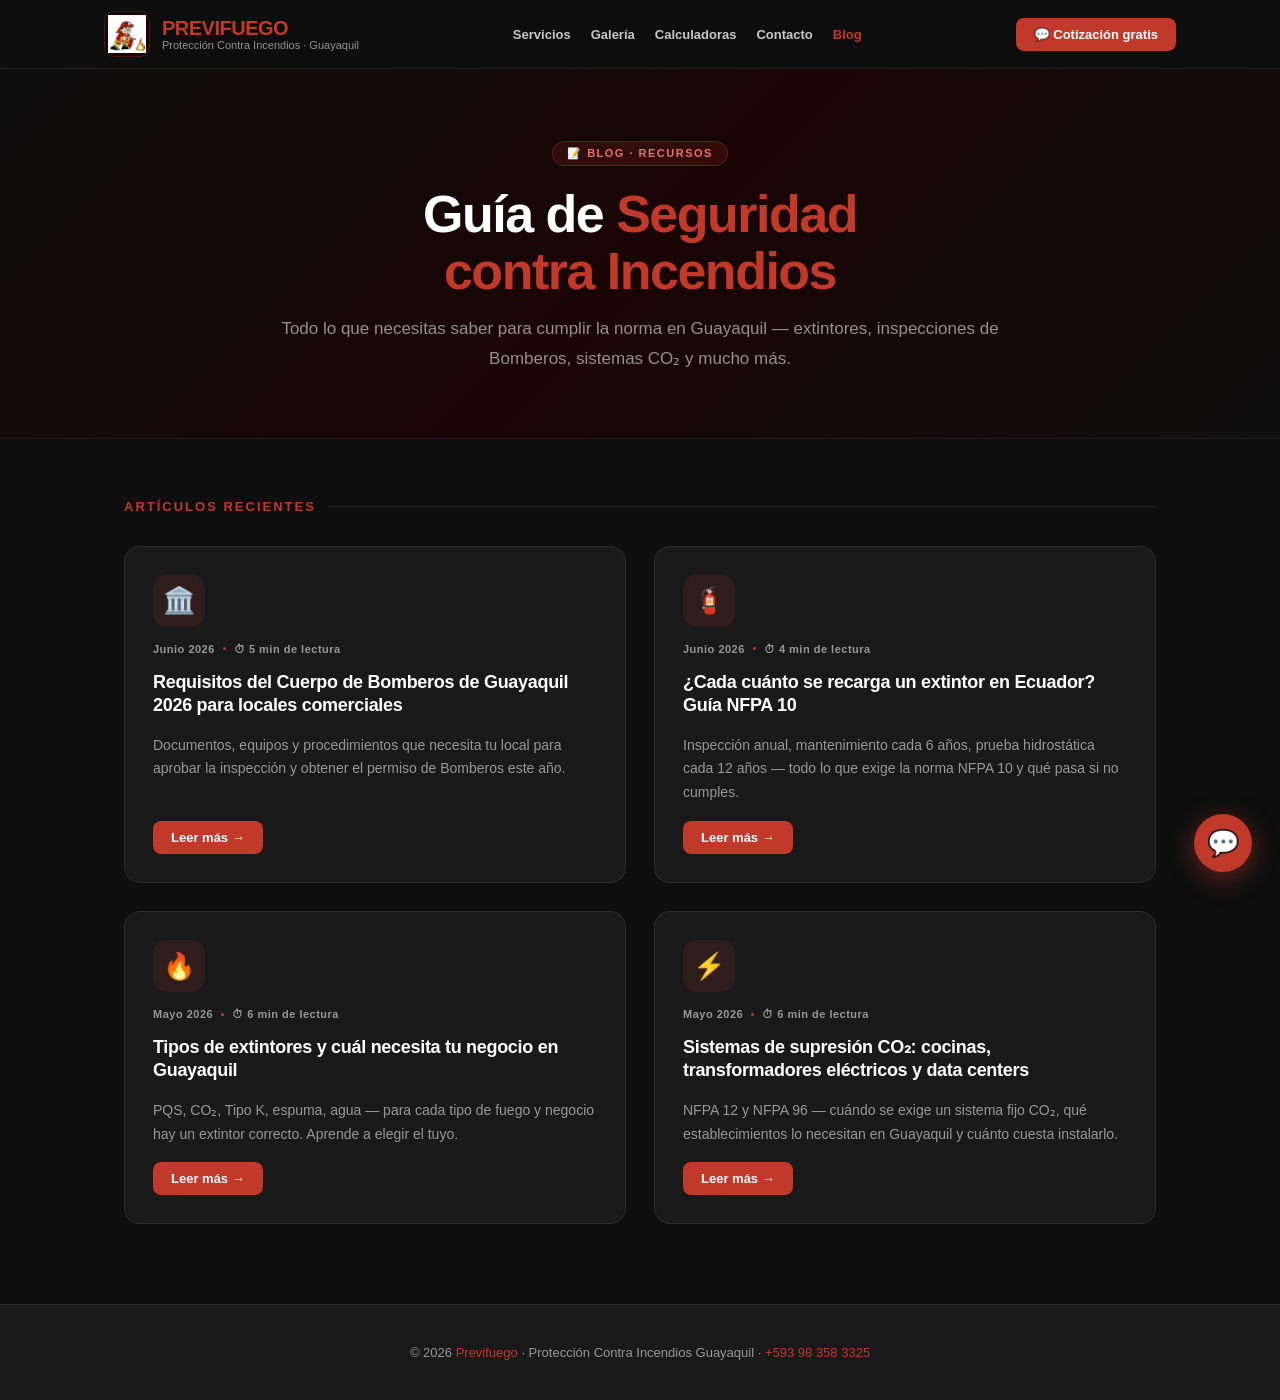
<file: blog/index.html>
<!DOCTYPE html>
<html lang="es">
<head>
<meta charset="UTF-8">
<meta name="viewport" content="width=device-width,initial-scale=1.0">
<title>Blog de Seguridad contra Incendios Guayaquil | Previfuego</title>
<meta name="description" content="Guías prácticas sobre extintores, inspecciones de Bomberos, sistemas CO₂ y normativa NFPA en Guayaquil. Todo lo que necesitas saber para cumplir la norma.">
<meta name="robots" content="index, follow">
<link rel="canonical" href="https://previfuego.com.ec/blog/">
<meta property="og:title" content="Blog de Seguridad contra Incendios | Previfuego Guayaquil">
<meta property="og:description" content="Guías prácticas sobre extintores, inspecciones de Bomberos, sistemas CO₂ y normativa NFPA en Guayaquil.">
<meta property="og:type" content="website">
<meta property="og:url" content="https://previfuego.com.ec/blog/">
<meta property="og:image" content="https://previfuego.com.ec/img/logo-previfuego.jpg">
<link rel="icon" href="../img/logo-previfuego.jpg" type="image/jpeg">
<meta name="theme-color" content="#c0392b">
<style>
*{margin:0;padding:0;box-sizing:border-box;}
:root{--r:#c0392b;--r2:#a93226;--dark:#0f0f0f;--dark2:#1a1a1a;--dark3:#222;--border:rgba(255,255,255,.08);--text:#e8e8e8;--muted:rgba(255,255,255,.55);}
html{scroll-behavior:smooth;overflow-x:hidden;}
body{font-family:-apple-system,BlinkMacSystemFont,'Segoe UI',sans-serif;background:var(--dark);color:var(--text);}
a{text-decoration:none;color:inherit;}
img{max-width:100%;display:block;}

/* NAV */
nav{background:rgba(15,15,15,.97);border-bottom:1px solid var(--border);position:sticky;top:0;z-index:100;backdrop-filter:blur(12px);}
.nw{max-width:1120px;margin:0 auto;padding:0 24px;height:68px;display:flex;align-items:center;justify-content:space-between;gap:16px;}
.nl{display:flex;align-items:center;gap:12px;}
.nli{width:46px;height:46px;border-radius:10px;overflow:hidden;flex-shrink:0;background:#1a0505;display:flex;align-items:center;justify-content:center;border:1px solid rgba(192,57,43,.3);}
.nli img{width:100%;height:100%;object-fit:contain;padding:3px;}
.nlt{font-size:20px;font-weight:800;color:var(--r);letter-spacing:-0.5px;line-height:1;}
.nls{font-size:11px;color:var(--muted);font-weight:500;margin-top:1px;}
.nm{display:flex;gap:20px;}
.nm a{font-size:13px;font-weight:600;color:var(--text);transition:color .15s;white-space:nowrap;opacity:.85;}
.nm a:hover{color:var(--r);opacity:1;}
.nct{background:var(--r);color:#fff;padding:9px 18px;border-radius:8px;font-size:13px;font-weight:700;transition:all .15s;white-space:nowrap;flex-shrink:0;}
.nct:hover{background:var(--r2);transform:translateY(-1px);}
.hbg{display:none;flex-direction:column;gap:5px;cursor:pointer;padding:8px;border:none;background:none;margin-left:8px;}
.hbg span{display:block;width:22px;height:2px;background:var(--text);border-radius:2px;transition:all .25s;}
.hbg.open span:nth-child(1){transform:translateY(7px) rotate(45deg);}
.hbg.open span:nth-child(2){opacity:0;}
.hbg.open span:nth-child(3){transform:translateY(-7px) rotate(-45deg);}
@media(max-width:900px){.nm{display:none;}.hbg{display:flex;}}
.mob-menu{display:none;position:fixed;inset:0;top:68px;background:var(--dark);z-index:99;padding:24px;flex-direction:column;gap:4px;border-top:1px solid var(--border);overflow-y:auto;}
.mob-menu.open{display:flex;}
.mob-menu a{font-size:16px;font-weight:700;color:var(--text);padding:14px 0;border-bottom:1px solid var(--border);display:flex;align-items:center;justify-content:space-between;}
.mob-menu a::after{content:'→';opacity:.3;font-size:14px;}
.mob-menu a:hover{color:var(--r);}
.mob-menu-cta{margin-top:16px;background:var(--r)!important;color:#fff!important;padding:16px!important;border-radius:12px!important;border:none!important;justify-content:center!important;font-size:16px!important;}
.mob-menu-cta::after{display:none!important;}

/* HERO */
.blog-hero{background:linear-gradient(135deg,#0f0f0f 0%,#1a0505 50%,#0f0f0f 100%);border-bottom:1px solid var(--border);padding:72px 24px 64px;}
.blog-hero-inner{max-width:760px;margin:0 auto;text-align:center;}
.blog-tag{display:inline-flex;align-items:center;gap:8px;background:rgba(192,57,43,.15);border:1px solid rgba(192,57,43,.35);color:#e87070;font-size:11px;font-weight:700;padding:5px 14px;border-radius:30px;letter-spacing:1.5px;text-transform:uppercase;margin-bottom:20px;}
.blog-hero h1{font-size:clamp(32px,5vw,52px);font-weight:800;color:#fff;line-height:1.1;letter-spacing:-1.5px;margin-bottom:14px;}
.blog-hero h1 span{color:var(--r);}
.blog-hero p{font-size:17px;color:var(--muted);line-height:1.75;}

/* GRID */
.blog-section{max-width:1080px;margin:0 auto;padding:60px 24px 80px;}
.blog-section-title{font-size:13px;font-weight:700;color:var(--r);letter-spacing:2px;text-transform:uppercase;margin-bottom:32px;display:flex;align-items:center;gap:12px;}
.blog-section-title::after{content:'';flex:1;height:1px;background:var(--border);}
.cards{display:grid;grid-template-columns:repeat(2,1fr);gap:28px;}
@media(max-width:680px){.cards{grid-template-columns:1fr;}}

.card{background:var(--dark2);border:1px solid var(--border);border-radius:16px;padding:28px;transition:all .25s;display:flex;flex-direction:column;gap:16px;position:relative;overflow:hidden;}
.card::before{content:'';position:absolute;inset:0;border-radius:16px;border:1px solid transparent;transition:border-color .25s;pointer-events:none;}
.card:hover{transform:translateY(-5px);border-color:rgba(192,57,43,.4);box-shadow:0 20px 60px rgba(192,57,43,.12);}
.card-icon{width:52px;height:52px;background:rgba(192,57,43,.12);border-radius:14px;display:flex;align-items:center;justify-content:center;font-size:26px;flex-shrink:0;}
.card-meta{display:flex;align-items:center;gap:8px;font-size:11px;color:var(--muted);font-weight:600;letter-spacing:.5px;}
.card-dot{width:3px;height:3px;background:var(--r);border-radius:50%;}
.card h2{font-size:18px;font-weight:800;color:#fff;line-height:1.3;letter-spacing:-.3px;}
.card p{font-size:14px;color:var(--muted);line-height:1.7;flex:1;}
.card-link{display:inline-flex;align-items:center;gap:6px;background:var(--r);color:#fff;padding:9px 18px;border-radius:8px;font-size:13px;font-weight:700;transition:all .15s;align-self:flex-start;margin-top:auto;}
.card-link:hover{background:var(--r2);transform:translateX(3px);}

/* WA STICKY */
.wa-btn{position:fixed;bottom:28px;right:28px;z-index:999;background:var(--r);color:#fff;width:58px;height:58px;border-radius:50%;display:flex;align-items:center;justify-content:center;font-size:26px;box-shadow:0 6px 24px rgba(192,57,43,.5);animation:pulse-wa 2.5s infinite;}
@keyframes pulse-wa{0%,100%{box-shadow:0 6px 24px rgba(192,57,43,.5),0 0 0 0 rgba(192,57,43,.4);}50%{box-shadow:0 6px 24px rgba(192,57,43,.5),0 0 0 12px rgba(192,57,43,0);}}
.wa-btn:hover{background:var(--r2);transform:scale(1.08);}

/* FOOTER */
footer{background:var(--dark2);border-top:1px solid var(--border);padding:40px 24px;text-align:center;}
footer p{font-size:13px;color:var(--muted);}
footer a{color:var(--r);}
footer a:hover{text-decoration:underline;}
</style>
<script async src="https://www.googletagmanager.com/gtag/js?id=G-W75MCPXJNH"></script>
<script>
window.dataLayer=window.dataLayer||[];
function gtag(){dataLayer.push(arguments);}
gtag('js',new Date());
gtag('config','G-W75MCPXJNH');
gtag('config','AW-18182629483');
function trackWsp(l){if(typeof gtag==='function')gtag('event','click_whatsapp',{event_category:'contacto',event_label:l||'blog'});}
</script>
</head>
<body>

<!-- NAV -->
<nav role="navigation" aria-label="Menú principal">
  <div class="nw">
    <a class="nl" href="https://previfuego.com.ec/">
      <div class="nli"><img src="../img/logo-previfuego.webp" alt="Previfuego logo" onerror="this.style.display='none'"></div>
      <div><div class="nlt">PREVIFUEGO</div><div class="nls">Protección Contra Incendios · Guayaquil</div></div>
    </a>
    <div class="nm">
      <a href="https://previfuego.com.ec/#servicios">Servicios</a>
      <a href="https://previfuego.com.ec/#galeria">Galería</a>
      <a href="https://previfuego.com.ec/#calculadora">Calculadoras</a>
      <a href="https://previfuego.com.ec/#contacto">Contacto</a>
      <a href="/blog/" style="color:var(--r);opacity:1;">Blog</a>
    </div>
    <a class="nct" href="https://wa.me/593983583325?text=Hola,%20necesito%20información%20sobre%20protección%20contra%20incendios" target="_blank" rel="noopener noreferrer" onclick="trackWsp('blog')">💬 Cotización gratis</a>
    <button class="hbg" id="hbg" aria-label="Abrir menú" onclick="document.getElementById('hbg').classList.toggle('open');document.getElementById('mobMenu').classList.toggle('open');">
      <span></span><span></span><span></span>
    </button>
  </div>
</nav>
<div class="mob-menu" id="mobMenu">
  <a href="https://previfuego.com.ec/#servicios">🧯 Servicios</a>
  <a href="https://previfuego.com.ec/#galeria">📸 Galería</a>
  <a href="https://previfuego.com.ec/#calculadora">🔢 Calculadoras</a>
  <a href="https://previfuego.com.ec/#contacto">📍 Contacto</a>
  <a href="/blog/">📝 Blog</a>
  <a class="mob-menu-cta" href="https://wa.me/593983583325?text=Hola,%20necesito%20información%20sobre%20protección%20contra%20incendios" target="_blank" rel="noopener noreferrer" onclick="trackWsp('blog')">💬 Cotización gratis por WhatsApp</a>
</div>

<!-- HERO -->
<div class="blog-hero">
  <div class="blog-hero-inner">
    <div class="blog-tag">📝 Blog · Recursos</div>
    <h1>Guía de <span>Seguridad<br>contra Incendios</span></h1>
    <p>Todo lo que necesitas saber para cumplir la norma en Guayaquil — extintores, inspecciones de Bomberos, sistemas CO₂ y mucho más.</p>
  </div>
</div>

<!-- ARTICLES -->
<div class="blog-section">
  <div class="blog-section-title">Artículos recientes</div>
  <div class="cards">

    <article class="card">
      <div class="card-icon">🏛️</div>
      <div class="card-meta">
        <span>Junio 2026</span><span class="card-dot"></span><span>⏱ 5 min de lectura</span>
      </div>
      <h2>Requisitos del Cuerpo de Bomberos de Guayaquil 2026 para locales comerciales</h2>
      <p>Documentos, equipos y procedimientos que necesita tu local para aprobar la inspección y obtener el permiso de Bomberos este año.</p>
      <a class="card-link" href="requisitos-bomberos-guayaquil-2026.html">Leer más →</a>
    </article>

    <article class="card">
      <div class="card-icon">🧯</div>
      <div class="card-meta">
        <span>Junio 2026</span><span class="card-dot"></span><span>⏱ 4 min de lectura</span>
      </div>
      <h2>¿Cada cuánto se recarga un extintor en Ecuador? Guía NFPA 10</h2>
      <p>Inspección anual, mantenimiento cada 6 años, prueba hidrostática cada 12 años — todo lo que exige la norma NFPA 10 y qué pasa si no cumples.</p>
      <a class="card-link" href="cada-cuanto-se-recarga-extintor-ecuador.html">Leer más →</a>
    </article>

    <article class="card">
      <div class="card-icon">🔥</div>
      <div class="card-meta">
        <span>Mayo 2026</span><span class="card-dot"></span><span>⏱ 6 min de lectura</span>
      </div>
      <h2>Tipos de extintores y cuál necesita tu negocio en Guayaquil</h2>
      <p>PQS, CO₂, Tipo K, espuma, agua — para cada tipo de fuego y negocio hay un extintor correcto. Aprende a elegir el tuyo.</p>
      <a class="card-link" href="tipos-de-extintores-cual-necesita-tu-negocio.html">Leer más →</a>
    </article>

    <article class="card">
      <div class="card-icon">⚡</div>
      <div class="card-meta">
        <span>Mayo 2026</span><span class="card-dot"></span><span>⏱ 6 min de lectura</span>
      </div>
      <h2>Sistemas de supresión CO₂: cocinas, transformadores eléctricos y data centers</h2>
      <p>NFPA 12 y NFPA 96 — cuándo se exige un sistema fijo CO₂, qué establecimientos lo necesitan en Guayaquil y cuánto cuesta instalarlo.</p>
      <a class="card-link" href="sistema-co2-cocinas-industriales-guayaquil.html">Leer más →</a>
    </article>

  </div>
</div>

<!-- WA STICKY -->
<a class="wa-btn" href="https://wa.me/593983583325?text=Hola,%20necesito%20información%20sobre%20protección%20contra%20incendios" target="_blank" rel="noopener noreferrer" aria-label="Contactar por WhatsApp" onclick="trackWsp('blog')">💬</a>

<!-- FOOTER -->
<footer>
  <p>© 2026 <a href="https://previfuego.com.ec/">Previfuego</a> · Protección Contra Incendios Guayaquil · <a href="https://wa.me/593983583325" onclick="trackWsp('blog')">+593 98 358 3325</a></p>
</footer>

<script type="application/ld+json">
{
  "@context": "https://schema.org",
  "@type": "Blog",
  "name": "Blog de Seguridad contra Incendios — Previfuego",
  "url": "https://previfuego.com.ec/blog/",
  "description": "Guías prácticas sobre extintores, inspecciones de Bomberos, sistemas CO₂ y normativa NFPA en Guayaquil.",
  "publisher": {
    "@type": "Organization",
    "name": "Previfuego",
    "url": "https://previfuego.com.ec",
    "logo": {"@type": "ImageObject", "url": "https://previfuego.com.ec/img/logo-previfuego.jpg"}
  }
}
</script>
</body>
</html>
</file>
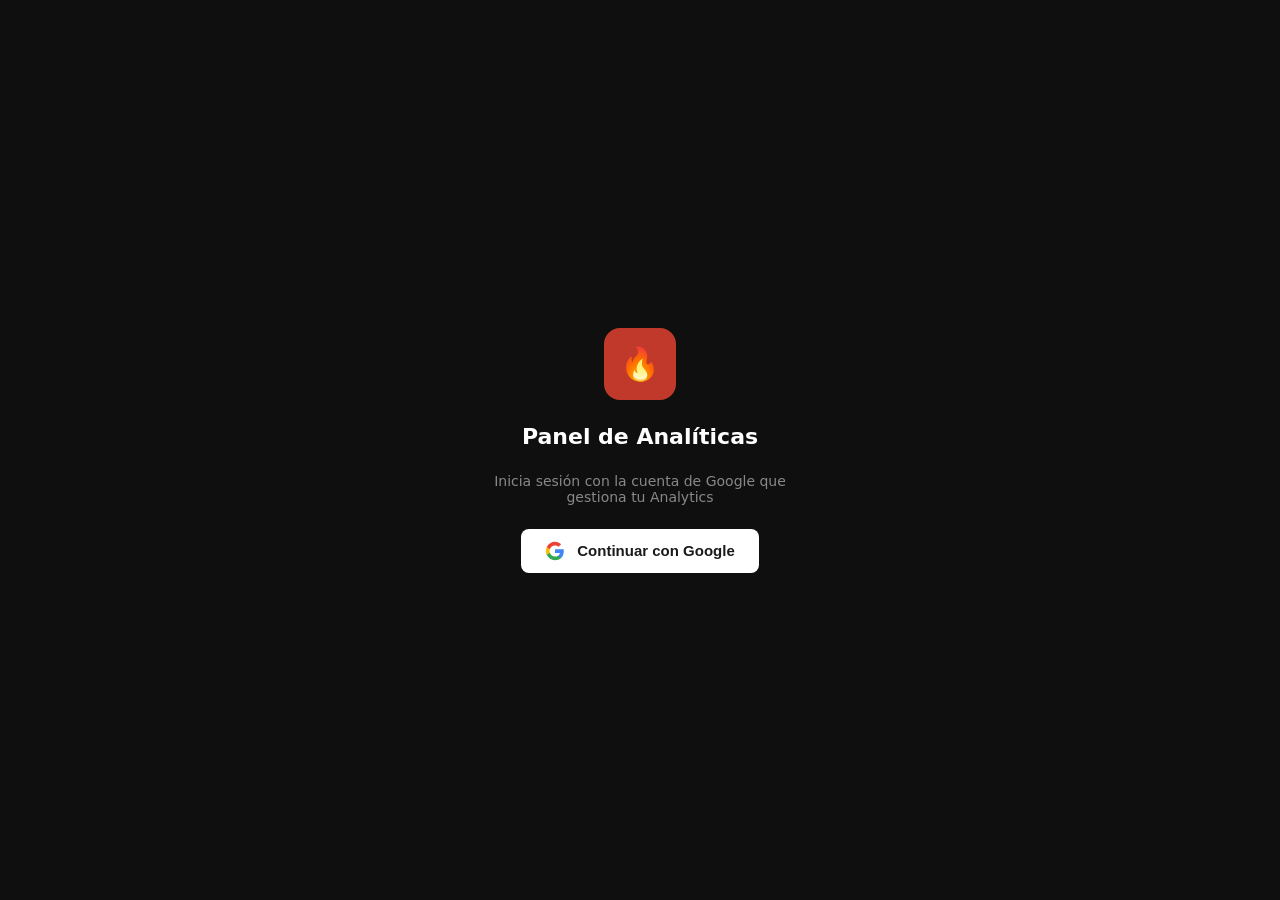
<file: admin.html>
<!DOCTYPE html>
<html lang="es">
<head>
  <meta charset="UTF-8">
  <meta name="viewport" content="width=device-width,initial-scale=1">
  <title>Panel Analytics — Previfuego</title>
  <style>
    *{box-sizing:border-box;margin:0;padding:0}
    body{font-family:'Segoe UI',system-ui,sans-serif;background:#0f0f0f;color:#e5e5e5;min-height:100vh}

    /* ── Login ── */
    #loginScreen{display:flex;flex-direction:column;align-items:center;justify-content:center;min-height:100vh;gap:24px;padding:24px}
    .login-logo{width:72px;height:72px;background:#c0392b;border-radius:16px;display:flex;align-items:center;justify-content:center;font-size:32px}
    .login-title{font-size:22px;font-weight:700;color:#fff}
    .login-sub{font-size:14px;color:#888;text-align:center;max-width:320px}
    #googleBtn{display:flex;align-items:center;gap:12px;background:#fff;color:#1a1a1a;border:none;border-radius:8px;padding:12px 24px;font-size:15px;font-weight:600;cursor:pointer;transition:opacity .15s}
    #googleBtn:hover{opacity:.9}
    #googleBtn svg{width:20px;height:20px;flex-shrink:0}

    /* ── Dashboard ── */
    #dashboard{display:none;padding:24px;max-width:1100px;margin:0 auto}
    .dash-header{display:flex;align-items:center;justify-content:space-between;margin-bottom:28px;flex-wrap:wrap;gap:12px}
    .dash-brand{display:flex;align-items:center;gap:12px}
    .dash-logo{width:40px;height:40px;background:#c0392b;border-radius:10px;display:flex;align-items:center;justify-content:center;font-size:18px}
    .dash-title{font-size:20px;font-weight:700;color:#fff}
    .dash-sub{font-size:13px;color:#888}
    #logoutBtn{background:none;border:1px solid #333;color:#888;border-radius:8px;padding:8px 16px;font-size:13px;cursor:pointer;transition:all .15s}
    #logoutBtn:hover{border-color:#c0392b;color:#c0392b}

    /* ── Range tabs ── */
    .range-tabs{display:flex;gap:8px;margin-bottom:24px;flex-wrap:wrap}
    .rtab{background:#1a1a1a;border:1px solid #2a2a2a;color:#aaa;border-radius:8px;padding:8px 16px;font-size:13px;cursor:pointer;transition:all .15s}
    .rtab.active,.rtab:hover{background:#c0392b;border-color:#c0392b;color:#fff}

    /* ── Summary cards ── */
    .cards{display:grid;grid-template-columns:repeat(auto-fit,minmax(180px,1fr));gap:16px;margin-bottom:28px}
    .card{background:#1a1a1a;border:1px solid #2a2a2a;border-radius:12px;padding:20px}
    .card-label{font-size:12px;color:#666;text-transform:uppercase;letter-spacing:.5px;margin-bottom:8px}
    .card-val{font-size:32px;font-weight:700;color:#fff}
    .card-val.red{color:#e74c3c}
    .card-note{font-size:12px;color:#555;margin-top:4px}

    /* ── Chart area (simple bar) ── */
    .section-title{font-size:15px;font-weight:600;color:#ccc;margin-bottom:14px}
    .chart-wrap{background:#1a1a1a;border:1px solid #2a2a2a;border-radius:12px;padding:20px;margin-bottom:24px;overflow-x:auto}
    .bars{display:flex;align-items:flex-end;gap:6px;height:80px;min-width:400px}
    .bar-col{display:flex;flex-direction:column;align-items:center;flex:1;gap:4px}
    .bar{background:#c0392b;border-radius:4px 4px 0 0;min-height:3px;transition:height .3s;cursor:default}
    .bar:hover{background:#e74c3c}
    .bar-label{font-size:10px;color:#555;white-space:nowrap}

    /* ── Tables ── */
    .tables-grid{display:grid;grid-template-columns:1fr 1fr;gap:20px;margin-bottom:24px}
    @media(max-width:700px){.tables-grid{grid-template-columns:1fr}}
    .tbl-wrap{background:#1a1a1a;border:1px solid #2a2a2a;border-radius:12px;padding:20px;overflow:hidden}
    table{width:100%;border-collapse:collapse;font-size:13px}
    th{text-align:left;color:#555;font-size:11px;text-transform:uppercase;letter-spacing:.5px;padding:0 0 10px}
    td{padding:8px 0;border-top:1px solid #222;color:#ccc}
    td:last-child,th:last-child{text-align:right}
    tr:hover td{color:#fff}

    /* ── Sessions log ── */
    .log-wrap{background:#1a1a1a;border:1px solid #2a2a2a;border-radius:12px;padding:20px;margin-bottom:24px;overflow-x:auto}
    .log-table{width:100%;border-collapse:collapse;font-size:13px;min-width:500px}
    .log-table th{text-align:left;color:#555;font-size:11px;text-transform:uppercase;letter-spacing:.5px;padding:0 8px 10px}
    .log-table td{padding:9px 8px;border-top:1px solid #1f1f1f;color:#bbb}
    .log-table tr:hover td{background:#1f1f1f;color:#fff}
    .badge{display:inline-block;padding:2px 8px;border-radius:4px;font-size:11px;font-weight:600}
    .badge-mobile{background:#1e3a5f;color:#5b9bd5}
    .badge-desktop{background:#1e3d1e;color:#5bb55b}
    .badge-tablet{background:#3d2e1e;color:#c0894a}

    /* ── Loading / Error ── */
    #loading{text-align:center;padding:60px;color:#555;display:none}
    #errorMsg{background:#2a1010;border:1px solid #5a1010;color:#e07070;border-radius:10px;padding:16px;margin-bottom:20px;display:none;font-size:13px}
    .spinner{width:32px;height:32px;border:3px solid #2a2a2a;border-top-color:#c0392b;border-radius:50%;animation:spin .8s linear infinite;margin:0 auto 12px}
    @keyframes spin{to{transform:rotate(360deg)}}
  </style>
</head>
<body>

<!-- ── LOGIN ── -->
<div id="loginScreen">
  <div class="login-logo">🔥</div>
  <div class="login-title">Panel de Analíticas</div>
  <div class="login-sub">Inicia sesión con la cuenta de Google que gestiona tu Analytics</div>
  <button id="googleBtn" onclick="signIn()">
    <svg viewBox="0 0 24 24" xmlns="http://www.w3.org/2000/svg">
      <path d="M22.56 12.25c0-.78-.07-1.53-.2-2.25H12v4.26h5.92c-.26 1.37-1.04 2.53-2.21 3.31v2.77h3.57c2.08-1.92 3.28-4.74 3.28-8.09z" fill="#4285F4"/>
      <path d="M12 23c2.97 0 5.46-.98 7.28-2.66l-3.57-2.77c-.98.66-2.23 1.06-3.71 1.06-2.86 0-5.29-1.93-6.16-4.53H2.18v2.84C3.99 20.53 7.7 23 12 23z" fill="#34A853"/>
      <path d="M5.84 14.09c-.22-.66-.35-1.36-.35-2.09s.13-1.43.35-2.09V7.07H2.18C1.43 8.55 1 10.22 1 12s.43 3.45 1.18 4.93l3.66-2.84z" fill="#FBBC05"/>
      <path d="M12 5.38c1.62 0 3.06.56 4.21 1.64l3.15-3.15C17.45 2.09 14.97 1 12 1 7.7 1 3.99 3.47 2.18 7.07l3.66 2.84c.87-2.6 3.3-4.53 6.16-4.53z" fill="#EA4335"/>
    </svg>
    Continuar con Google
  </button>
  <div id="loginError" style="color:#e07070;font-size:13px;display:none"></div>
</div>

<!-- ── DASHBOARD ── -->
<div id="dashboard">
  <div class="dash-header">
    <div class="dash-brand">
      <div class="dash-logo">🔥</div>
      <div>
        <div class="dash-title">Previfuego Analytics</div>
        <div class="dash-sub" id="userEmail">previfuego.com.ec</div>
      </div>
    </div>
    <button id="logoutBtn" onclick="signOut()">Cerrar sesión</button>
  </div>

  <div id="errorMsg"></div>

  <div class="range-tabs">
    <button class="rtab active" onclick="loadData(1,this)">Hoy</button>
    <button class="rtab" onclick="loadData(7,this)">7 días</button>
    <button class="rtab" onclick="loadData(30,this)">30 días</button>
    <button class="rtab" onclick="loadData(90,this)">90 días</button>
  </div>

  <div id="loading"><div class="spinner"></div>Cargando datos…</div>

  <div id="content" style="display:none">
    <!-- Summary cards -->
    <div class="cards">
      <div class="card"><div class="card-label">Sesiones</div><div class="card-val red" id="cSessions">—</div><div class="card-note" id="cSessNote"></div></div>
      <div class="card"><div class="card-label">Usuarios únicos</div><div class="card-val" id="cUsers">—</div></div>
      <div class="card"><div class="card-label">Ciudades</div><div class="card-val" id="cCities">—</div></div>
      <div class="card"><div class="card-label">Dispositivos</div><div class="card-val" id="cDevices">—</div></div>
    </div>

    <!-- Trend chart -->
    <div class="chart-wrap" id="chartWrap" style="display:none">
      <div class="section-title">Sesiones por día</div>
      <div class="bars" id="barsEl"></div>
    </div>

    <!-- Cities + Devices tables -->
    <div class="tables-grid">
      <div class="tbl-wrap">
        <div class="section-title">Por ciudad</div>
        <table><thead><tr><th>Ciudad</th><th>País</th><th>Sesiones</th></tr></thead>
        <tbody id="tblCities"></tbody></table>
      </div>
      <div class="tbl-wrap">
        <div class="section-title">Por dispositivo</div>
        <table><thead><tr><th>Tipo</th><th>Sesiones</th><th>Usuarios</th></tr></thead>
        <tbody id="tblDevices"></tbody></table>
      </div>
    </div>

    <!-- Sessions log -->
    <div class="log-wrap">
      <div class="section-title">Registro de visitas</div>
      <table class="log-table">
        <thead><tr><th>Fecha</th><th>Ciudad</th><th>País</th><th>Dispositivo</th><th style="text-align:right">Sesiones</th></tr></thead>
        <tbody id="tblLog"></tbody>
      </table>
    </div>
  </div>
</div>

<!-- Google Identity Services -->
<script src="https://accounts.google.com/gsi/client" defer onload="tryAutoLogin()"></script>
<script>
// ── CONFIG — reemplaza con tus valores ──────────────────────────────────────
var CLIENT_ID   = '567264051247-56mvm7omibdr6j0l4p6jgru1p1eibvt6.apps.googleusercontent.com';
var PROPERTY_ID = '541273352';
// ────────────────────────────────────────────────────────────────────────────

var _token = null;
var _tokenExpiry = 0;
var _tokenClient = null;
var _renewTimer = null;
var _dashboardReady = false;

function initTokenClient(promptMode) {
  _tokenClient = google.accounts.oauth2.initTokenClient({
    client_id: CLIENT_ID,
    scope: 'https://www.googleapis.com/auth/analytics.readonly',
    prompt: promptMode || '',
    callback: function(res) {
      if (res.error) {
        // Silent refresh failed → show login button
        if (!_dashboardReady) showLoginScreen();
        return;
      }
      _token = res.access_token;
      var expiresIn = (res.expires_in || 3600) - 120; // renew 2 min before expiry
      _tokenExpiry = Date.now() + expiresIn * 1000;
      localStorage.setItem('pf_token', _token);
      localStorage.setItem('pf_expiry', String(_tokenExpiry));
      localStorage.setItem('pf_authorized', '1');
      // Schedule automatic silent renewal
      if (_renewTimer) clearTimeout(_renewTimer);
      _renewTimer = setTimeout(silentRenew, expiresIn * 1000);
      if (!_dashboardReady) onSignedIn();
    }
  });
}

function silentRenew() {
  initTokenClient('');
  _tokenClient.requestAccessToken({ prompt: '' });
}

function signIn() {
  if (CLIENT_ID.startsWith('TU_')) {
    showLoginError('⚠️ Esta página aún no está configurada.');
    return;
  }
  initTokenClient('consent');
  _tokenClient.requestAccessToken({ prompt: 'consent' });
}

function tryAutoLogin() {
  if (CLIENT_ID.startsWith('TU_')) return;
  var saved = localStorage.getItem('pf_token');
  var expiry = parseInt(localStorage.getItem('pf_expiry') || '0');
  var wasAuthorized = localStorage.getItem('pf_authorized') === '1';
  // Token still valid — use it directly, no network call
  if (saved && expiry > Date.now()) {
    _token = saved;
    _tokenExpiry = expiry;
    var remaining = expiry - Date.now() - 120000;
    if (remaining > 0) {
      if (_renewTimer) clearTimeout(_renewTimer);
      _renewTimer = setTimeout(silentRenew, remaining);
    }
    onSignedIn();
    return;
  }
  // Token expired but user previously authorized → silent refresh (no popup)
  if (wasAuthorized) {
    initTokenClient('');
    _tokenClient.requestAccessToken({ prompt: '' });
  }
  // Never authorized → show login button
}

function showLoginScreen() {
  document.getElementById('loginScreen').style.display = 'flex';
  document.getElementById('dashboard').style.display = 'none';
}

function showLoginError(msg) {
  var el = document.getElementById('loginError');
  el.textContent = msg; el.style.display = 'block';
}

function onSignedIn() {
  _dashboardReady = true;
  localStorage.setItem('pf_owner', '1'); // marca este dispositivo como propietario
  document.getElementById('loginScreen').style.display = 'none';
  document.getElementById('dashboard').style.display = 'block';
  loadData(7, document.querySelectorAll('.rtab')[1]);
}

function signOut() {
  _token = null;
  _dashboardReady = false;
  if (_renewTimer) clearTimeout(_renewTimer);
  localStorage.removeItem('pf_token');
  localStorage.removeItem('pf_expiry');
  localStorage.removeItem('pf_authorized');
  document.getElementById('dashboard').style.display = 'none';
  document.getElementById('loginScreen').style.display = 'flex';
  document.getElementById('content').style.display = 'none';
}

function loadData(days, btn) {
  document.querySelectorAll('.rtab').forEach(function(t){t.classList.remove('active');});
  btn.classList.add('active');
  document.getElementById('loading').style.display = 'block';
  document.getElementById('content').style.display = 'none';
  document.getElementById('errorMsg').style.display = 'none';

  var startDate = days === 1 ? 'today' : (days + 'daysAgo');

  fetch('https://analyticsdata.googleapis.com/v1beta/properties/' + PROPERTY_ID + ':runReport', {
    method: 'POST',
    headers: { 'Authorization': 'Bearer ' + _token, 'Content-Type': 'application/json' },
    body: JSON.stringify({
      dateRanges: [{ startDate: startDate, endDate: 'today' }],
      dimensions: [
        { name: 'date' },
        { name: 'city' },
        { name: 'country' },
        { name: 'deviceCategory' }
      ],
      metrics: [
        { name: 'sessions' },
        { name: 'activeUsers' }
      ],
      orderBys: [{ dimension: { dimensionName: 'date' }, desc: true }],
      limit: 200
    })
  })
  .then(function(r){ return r.json(); })
  .then(function(data){
    document.getElementById('loading').style.display = 'none';
    if (data.error) { showError(data.error.message); return; }
    renderDashboard(data, days);
    document.getElementById('content').style.display = 'block';
  })
  .catch(function(err){
    document.getElementById('loading').style.display = 'none';
    showError('No se pudo conectar con Analytics: ' + err.message);
  });
}

function showError(msg) {
  var el = document.getElementById('errorMsg');
  el.textContent = '⚠️ ' + msg; el.style.display = 'block';
}

function renderDashboard(data, days) {
  var rows = data.rows || [];
  var totalSessions = 0, totalUsers = 0;
  var cities = {}, devices = {}, byDate = {};
  var cityCount = 0;

  rows.forEach(function(row) {
    var date = row.dimensionValues[0].value;
    var city = row.dimensionValues[1].value;
    var country = row.dimensionValues[2].value;
    var device = row.dimensionValues[3].value;
    var sess = parseInt(row.metricValues[0].value) || 0;
    var users = parseInt(row.metricValues[1].value) || 0;

    totalSessions += sess;
    totalUsers += users;

    var cityKey = city + '|' + country;
    if (!cities[cityKey]) { cities[cityKey] = { city: city, country: country, sessions: 0 }; cityCount++; }
    cities[cityKey].sessions += sess;

    if (!devices[device]) devices[device] = { sessions: 0, users: 0 };
    devices[device].sessions += sess;
    devices[device].users += users;

    if (!byDate[date]) byDate[date] = 0;
    byDate[date] += sess;
  });

  document.getElementById('cSessions').textContent = totalSessions.toLocaleString();
  document.getElementById('cSessNote').textContent = days === 1 ? 'hoy' : 'últimos ' + days + ' días';
  document.getElementById('cUsers').textContent = totalUsers.toLocaleString();
  document.getElementById('cCities').textContent = Object.keys(cities).length;
  document.getElementById('cDevices').textContent = Object.keys(devices).length;

  // Chart (only for multi-day ranges)
  var chartWrap = document.getElementById('chartWrap');
  if (days > 1) {
    chartWrap.style.display = 'block';
    var dates = Object.keys(byDate).sort();
    var maxVal = Math.max.apply(null, Object.values(byDate)) || 1;
    var barsEl = document.getElementById('barsEl');
    barsEl.innerHTML = '';
    dates.forEach(function(d) {
      var v = byDate[d] || 0;
      var pct = Math.round((v / maxVal) * 76);
      var label = d.slice(4,6) + '/' + d.slice(6,8);
      var col = document.createElement('div');
      col.className = 'bar-col';
      col.innerHTML = '<div class="bar" style="height:' + pct + 'px" title="' + label + ': ' + v + ' sesiones"></div>'
                    + '<div class="bar-label">' + label + '</div>';
      barsEl.appendChild(col);
    });
  } else {
    chartWrap.style.display = 'none';
  }

  // Cities table
  var citiesArr = Object.values(cities).sort(function(a,b){return b.sessions - a.sessions;});
  var tblCities = document.getElementById('tblCities');
  tblCities.innerHTML = '';
  if (citiesArr.length === 0) {
    tblCities.innerHTML = '<tr><td colspan="3" style="color:#555;text-align:center;padding:20px">Sin datos para este período</td></tr>';
  } else {
    citiesArr.slice(0,15).forEach(function(c) {
      var tr = document.createElement('tr');
      tr.innerHTML = '<td>' + c.city + '</td><td style="color:#555">' + c.country + '</td><td>' + c.sessions + '</td>';
      tblCities.appendChild(tr);
    });
  }

  // Devices table
  var devNames = { mobile: '📱 Móvil', desktop: '💻 Escritorio', tablet: '📟 Tablet' };
  var devArr = Object.entries(devices).sort(function(a,b){return b[1].sessions - a[1].sessions;});
  var tblDevices = document.getElementById('tblDevices');
  tblDevices.innerHTML = '';
  devArr.forEach(function(d) {
    var name = devNames[d[0]] || d[0];
    var tr = document.createElement('tr');
    tr.innerHTML = '<td>' + name + '</td><td>' + d[1].sessions + '</td><td>' + d[1].users + '</td>';
    tblDevices.appendChild(tr);
  });

  // Sessions log
  var tblLog = document.getElementById('tblLog');
  tblLog.innerHTML = '';
  if (rows.length === 0) {
    tblLog.innerHTML = '<tr><td colspan="5" style="color:#555;text-align:center;padding:20px">Sin visitas en este período</td></tr>';
  } else {
    rows.forEach(function(row) {
      var rawDate = row.dimensionValues[0].value;
      var fmtDate = rawDate.slice(0,4) + '-' + rawDate.slice(4,6) + '-' + rawDate.slice(6,8);
      var city = row.dimensionValues[1].value;
      var country = row.dimensionValues[2].value;
      var device = row.dimensionValues[3].value;
      var sess = row.metricValues[0].value;
      var badgeClass = device === 'mobile' ? 'badge-mobile' : device === 'desktop' ? 'badge-desktop' : 'badge-tablet';
      var deviceLabel = device === 'mobile' ? '📱 Móvil' : device === 'desktop' ? '💻 Desktop' : '📟 Tablet';
      var tr = document.createElement('tr');
      tr.innerHTML = '<td>' + fmtDate + '</td>'
                   + '<td>' + city + '</td>'
                   + '<td style="color:#555">' + country + '</td>'
                   + '<td><span class="badge ' + badgeClass + '">' + deviceLabel + '</span></td>'
                   + '<td style="text-align:right">' + sess + '</td>';
      tblLog.appendChild(tr);
    });
  }
}
</script>
</body>
</html>
</file>
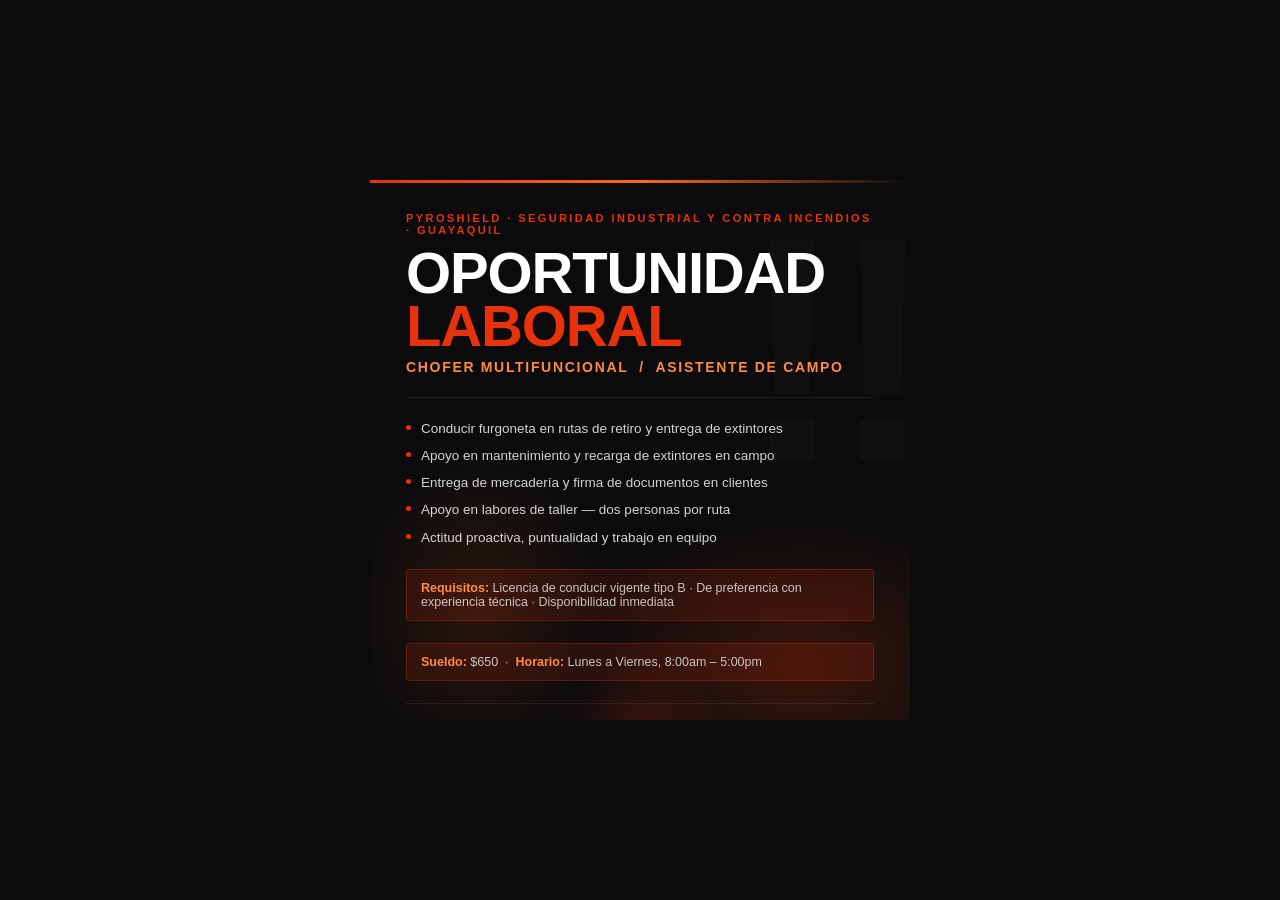
<file: anuncio-empleo.html>
<!DOCTYPE html>
<html lang="es">
<head>
<meta charset="UTF-8">
<meta name="viewport" content="width=device-width, initial-scale=1.0">
<title>Se Busca – PyroShield</title>
<style>
  * { margin: 0; padding: 0; box-sizing: border-box; }

  body {
    background: #0b0b0e;
    display: flex;
    align-items: center;
    justify-content: center;
    min-height: 100vh;
    font-family: 'Helvetica Neue', Arial, sans-serif;
  }

  .card {
    width: 540px;
    height: 540px;
    background: #0b0b0e;
    position: relative;
    overflow: hidden;
    display: flex;
    flex-direction: column;
  }

  /* Fondo de llamas sutil con gradientes */
  .card::before {
    content: '';
    position: absolute;
    inset: 0;
    background:
      radial-gradient(ellipse 60% 40% at 80% 90%, rgba(220,60,0,0.22) 0%, transparent 70%),
      radial-gradient(ellipse 40% 50% at 20% 80%, rgba(255,100,0,0.12) 0%, transparent 60%),
      radial-gradient(ellipse 30% 20% at 50% 100%, rgba(200,40,0,0.18) 0%, transparent 50%);
    pointer-events: none;
  }

  /* Línea de acento diagonal superior */
  .accent-bar {
    position: absolute;
    top: 0;
    left: 0;
    right: 0;
    height: 3px;
    background: linear-gradient(90deg, #e8320a 0%, #ff6b1a 50%, transparent 100%);
  }

  /* Contenido principal */
  .content {
    position: relative;
    z-index: 2;
    display: flex;
    flex-direction: column;
    height: 100%;
    padding: 32px 36px 28px;
  }

  /* Eyebrow */
  .eyebrow {
    font-size: 11px;
    font-weight: 700;
    letter-spacing: 0.22em;
    text-transform: uppercase;
    color: #e8320a;
    margin-bottom: 10px;
  }

  /* Headline */
  .headline {
    font-size: 58px;
    font-weight: 900;
    line-height: 0.92;
    color: #ffffff;
    text-transform: uppercase;
    letter-spacing: -0.02em;
    text-wrap: balance;
    margin-bottom: 6px;
  }

  .headline em {
    font-style: normal;
    color: #e8320a;
  }

  /* Subtítulo del puesto */
  .position {
    font-size: 14px;
    font-weight: 700;
    letter-spacing: 0.12em;
    text-transform: uppercase;
    color: #ff8c42;
    margin-bottom: 22px;
    padding-bottom: 22px;
    border-bottom: 1px solid rgba(255,255,255,0.08);
  }

  /* Responsabilidades */
  .tasks {
    flex: 1;
    display: flex;
    flex-direction: column;
    gap: 9px;
    margin-bottom: 22px;
  }

  .task-item {
    display: flex;
    align-items: flex-start;
    gap: 10px;
    font-size: 13.5px;
    color: rgba(255,255,255,0.82);
    line-height: 1.35;
  }

  .task-dot {
    width: 5px;
    height: 5px;
    border-radius: 50%;
    background: #e8320a;
    flex-shrink: 0;
    margin-top: 5px;
  }

  /* Requisito clave */
  .req {
    background: rgba(232,50,10,0.12);
    border: 1px solid rgba(232,50,10,0.3);
    border-radius: 4px;
    padding: 11px 14px;
    font-size: 12.5px;
    color: rgba(255,255,255,0.75);
    margin-bottom: 22px;
  }

  .req strong {
    color: #ff8c42;
    font-weight: 700;
  }

  /* Footer: logo + contacto */
  .footer {
    display: flex;
    align-items: center;
    justify-content: space-between;
    padding-top: 16px;
    border-top: 1px solid rgba(255,255,255,0.08);
  }

  .logo-wrap img {
    height: 34px;
    width: auto;
    object-fit: contain;
    display: block;
    filter: brightness(1.1);
  }

  .contact {
    text-align: right;
  }

  .contact-label {
    font-size: 9.5px;
    letter-spacing: 0.18em;
    text-transform: uppercase;
    color: rgba(255,255,255,0.35);
    margin-bottom: 3px;
  }

  .contact-info {
    font-size: 13px;
    font-weight: 700;
    color: #ffffff;
    letter-spacing: 0.01em;
  }

  .contact-sub {
    font-size: 10.5px;
    color: rgba(255,255,255,0.45);
    margin-top: 1px;
  }

  /* Número decorativo de fondo */
  .bg-number {
    position: absolute;
    right: -10px;
    top: 10px;
    font-size: 320px;
    font-weight: 900;
    color: rgba(255,255,255,0.018);
    line-height: 1;
    pointer-events: none;
    user-select: none;
    z-index: 1;
    letter-spacing: -0.05em;
  }
</style>
</head>
<body>
<div class="card">
  <div class="accent-bar"></div>
  <div class="bg-number">!!</div>

  <div class="content">
    <div class="eyebrow">PyroShield · Seguridad Industrial y Contra Incendios · Guayaquil</div>

    <h1 class="headline">Oportunidad<br><em>Laboral</em></h1>

    <div class="position">Chofer Multifuncional &nbsp;/&nbsp; Asistente de Campo</div>

    <div class="tasks">
      <div class="task-item">
        <div class="task-dot"></div>
        <span>Conducir furgoneta en rutas de retiro y entrega de extintores</span>
      </div>
      <div class="task-item">
        <div class="task-dot"></div>
        <span>Apoyo en mantenimiento y recarga de extintores en campo</span>
      </div>
      <div class="task-item">
        <div class="task-dot"></div>
        <span>Entrega de mercadería y firma de documentos en clientes</span>
      </div>
      <div class="task-item">
        <div class="task-dot"></div>
        <span>Apoyo en labores de taller — dos personas por ruta</span>
      </div>
      <div class="task-item">
        <div class="task-dot"></div>
        <span>Actitud proactiva, puntualidad y trabajo en equipo</span>
      </div>
    </div>

    <div class="req">
      <strong>Requisitos:</strong> Licencia de conducir vigente tipo B · De preferencia con experiencia técnica · Disponibilidad inmediata
    </div>

    <div class="req">
      <strong>Sueldo:</strong> $650 &nbsp;·&nbsp; <strong>Horario:</strong> Lunes a Viernes, 8:00am – 5:00pm
    </div>

    <div class="footer">
      <div class="logo-wrap">
        <img src="img/logo-pyroshield.webp" alt="PyroShield">
      </div>
      <div class="contact">
        <div class="contact-label">Contáctanos por WhatsApp</div>
        <div class="contact-info">+593 98 358 3325</div>
        <div class="contact-sub">previfuego.com.ec</div>
      </div>
    </div>
  </div>
</div>
</body>
</html>
</file>
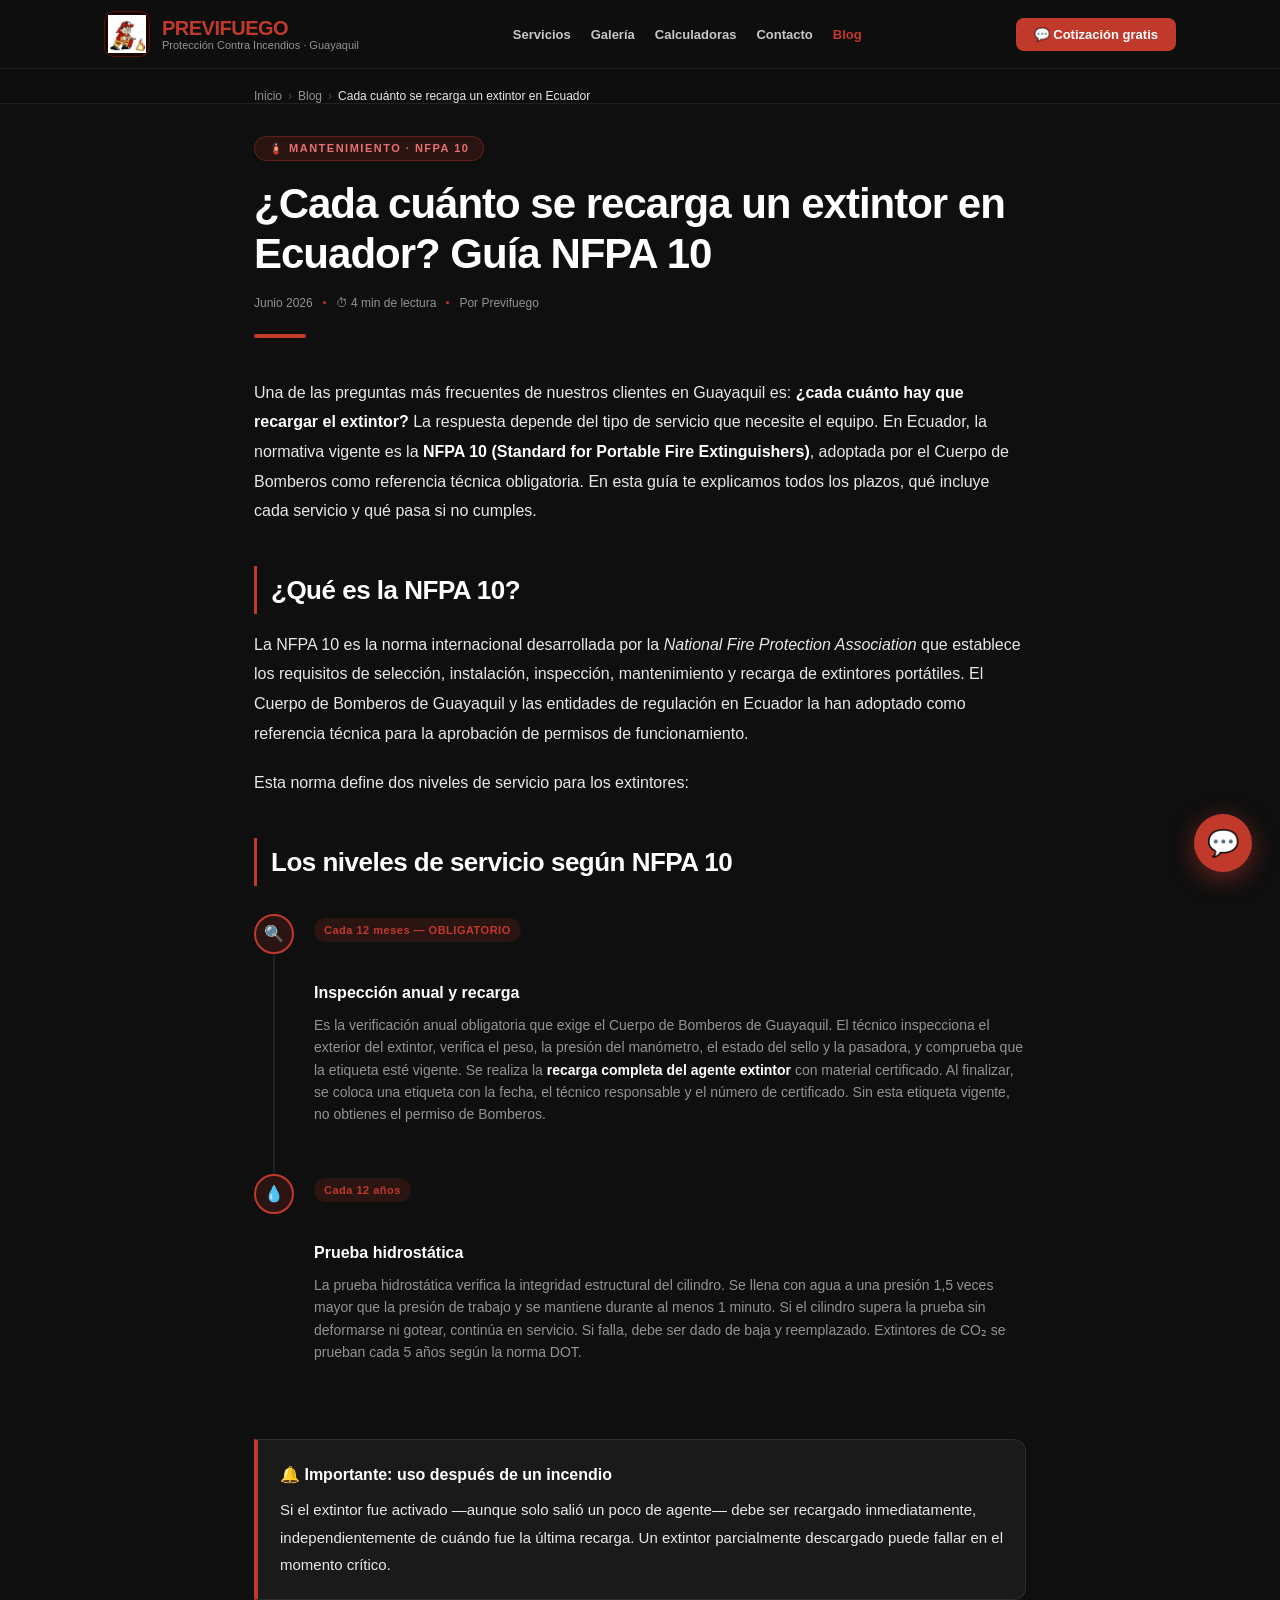
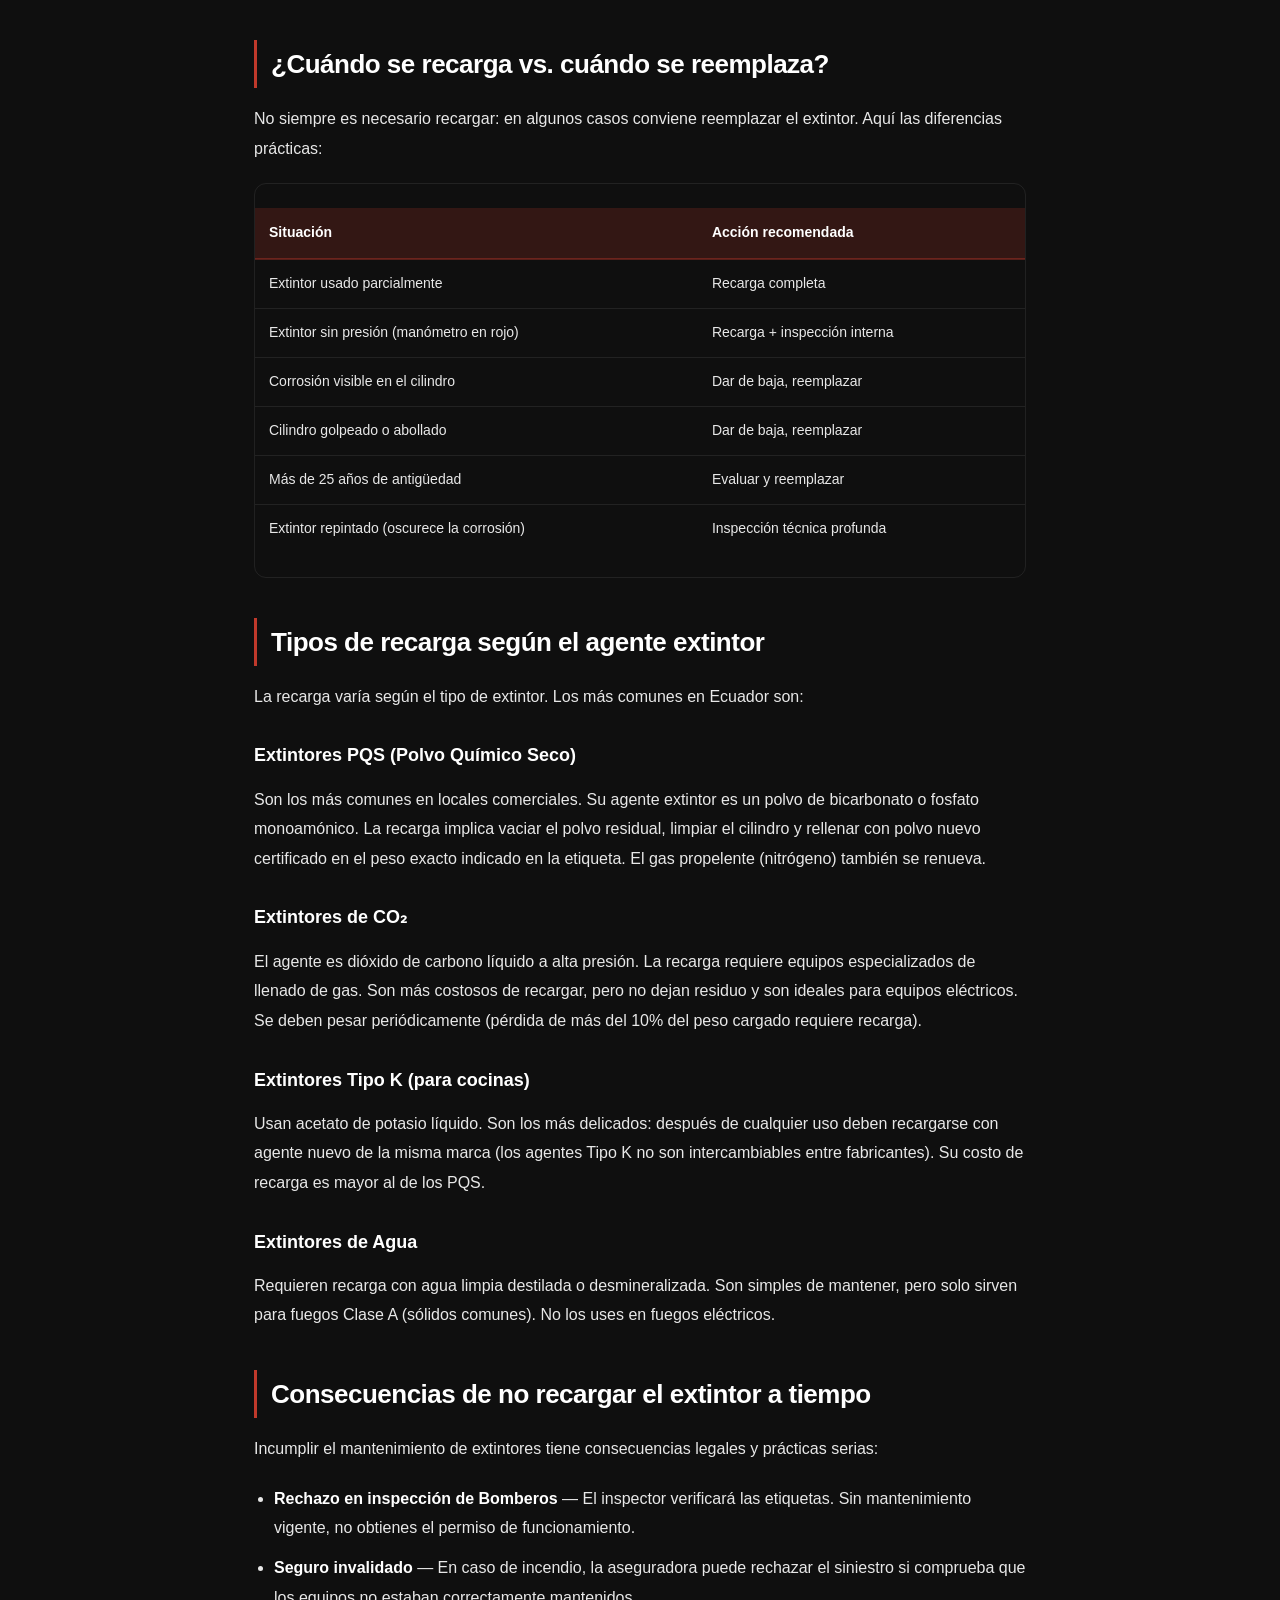
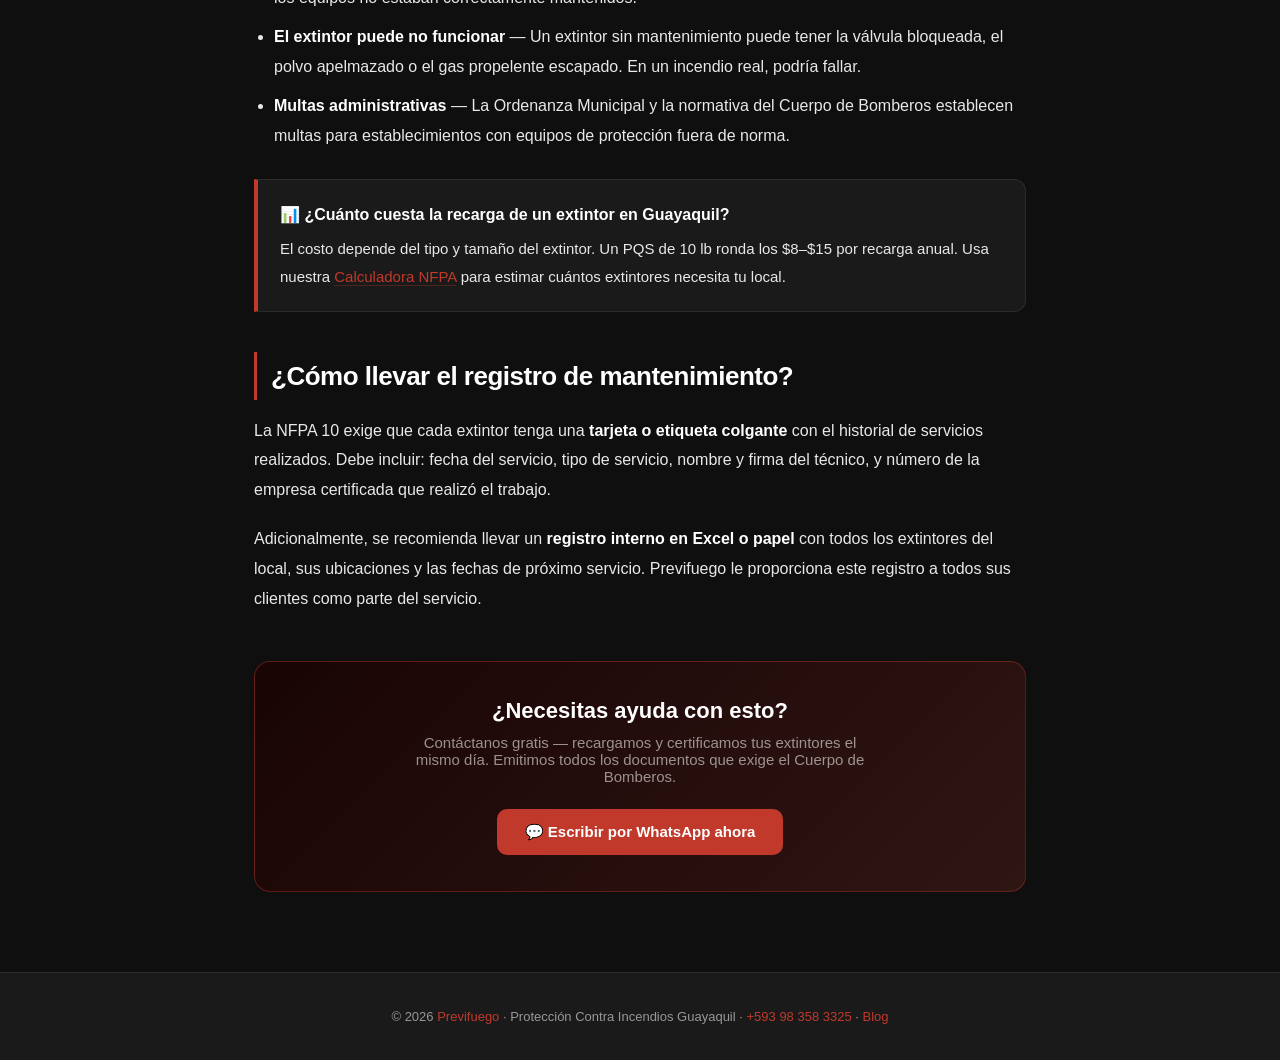
<file: blog/cada-cuanto-se-recarga-extintor-ecuador.html>
<!DOCTYPE html>
<html lang="es">
<head>
<meta charset="UTF-8">
<meta name="viewport" content="width=device-width,initial-scale=1.0">
<title>¿Cada cuánto se recarga un extintor en Ecuador? Guía NFPA 10 | Previfuego</title>
<meta name="description" content="Recarga extintor Ecuador según NFPA 10: inspección y recarga anual obligatoria, prueba hidrostática cada 12 años. Consecuencias de no cumplir la norma en Guayaquil.">
<meta name="robots" content="index, follow">
<link rel="canonical" href="https://previfuego.com.ec/blog/cada-cuanto-se-recarga-extintor-ecuador.html">
<meta property="og:title" content="¿Cada cuánto se recarga un extintor en Ecuador? Guía NFPA 10 | Previfuego">
<meta property="og:description" content="Todo sobre la recarga y mantenimiento de extintores en Ecuador según la norma NFPA 10. Plazos, tipos de servicio y consecuencias de no cumplir.">
<meta property="og:type" content="article">
<meta property="og:url" content="https://previfuego.com.ec/blog/cada-cuanto-se-recarga-extintor-ecuador.html">
<meta property="og:image" content="https://previfuego.com.ec/img/logo-previfuego.jpg">
<link rel="icon" href="../img/logo-previfuego.jpg" type="image/jpeg">
<meta name="theme-color" content="#c0392b">
<style>
*{margin:0;padding:0;box-sizing:border-box;}
:root{--r:#c0392b;--r2:#a93226;--dark:#0f0f0f;--dark2:#1a1a1a;--dark3:#222;--border:rgba(255,255,255,.08);--text:#e8e8e8;--muted:rgba(255,255,255,.55);}
html{scroll-behavior:smooth;overflow-x:hidden;}
body{font-family:-apple-system,BlinkMacSystemFont,'Segoe UI',sans-serif;background:var(--dark);color:var(--text);}
a{text-decoration:none;color:inherit;}
img{max-width:100%;display:block;}
nav{background:rgba(15,15,15,.97);border-bottom:1px solid var(--border);position:sticky;top:0;z-index:100;backdrop-filter:blur(12px);}
.nw{max-width:1120px;margin:0 auto;padding:0 24px;height:68px;display:flex;align-items:center;justify-content:space-between;gap:16px;}
.nl{display:flex;align-items:center;gap:12px;}
.nli{width:46px;height:46px;border-radius:10px;overflow:hidden;flex-shrink:0;background:#1a0505;display:flex;align-items:center;justify-content:center;border:1px solid rgba(192,57,43,.3);}
.nli img{width:100%;height:100%;object-fit:contain;padding:3px;}
.nlt{font-size:20px;font-weight:800;color:var(--r);letter-spacing:-0.5px;line-height:1;}
.nls{font-size:11px;color:var(--muted);font-weight:500;margin-top:1px;}
.nm{display:flex;gap:20px;}
.nm a{font-size:13px;font-weight:600;color:var(--text);transition:color .15s;white-space:nowrap;opacity:.85;}
.nm a:hover{color:var(--r);opacity:1;}
.nct{background:var(--r);color:#fff;padding:9px 18px;border-radius:8px;font-size:13px;font-weight:700;transition:all .15s;white-space:nowrap;flex-shrink:0;}
.nct:hover{background:var(--r2);transform:translateY(-1px);}
.hbg{display:none;flex-direction:column;gap:5px;cursor:pointer;padding:8px;border:none;background:none;margin-left:8px;}
.hbg span{display:block;width:22px;height:2px;background:var(--text);border-radius:2px;transition:all .25s;}
.hbg.open span:nth-child(1){transform:translateY(7px) rotate(45deg);}
.hbg.open span:nth-child(2){opacity:0;}
.hbg.open span:nth-child(3){transform:translateY(-7px) rotate(-45deg);}
@media(max-width:900px){.nm{display:none;}.hbg{display:flex;}}
.mob-menu{display:none;position:fixed;inset:0;top:68px;background:var(--dark);z-index:99;padding:24px;flex-direction:column;gap:4px;border-top:1px solid var(--border);overflow-y:auto;}
.mob-menu.open{display:flex;}
.mob-menu a{font-size:16px;font-weight:700;color:var(--text);padding:14px 0;border-bottom:1px solid var(--border);display:flex;align-items:center;justify-content:space-between;}
.mob-menu a::after{content:'→';opacity:.3;font-size:14px;}
.mob-menu a:hover{color:var(--r);}
.mob-menu-cta{margin-top:16px;background:var(--r)!important;color:#fff!important;padding:16px!important;border-radius:12px!important;border:none!important;justify-content:center!important;font-size:16px!important;}
.mob-menu-cta::after{display:none!important;}
.breadcrumb{max-width:820px;margin:0 auto;padding:20px 24px 0;font-size:12px;color:var(--muted);display:flex;align-items:center;gap:6px;flex-wrap:wrap;}
.breadcrumb a{color:var(--muted);transition:color .15s;}
.breadcrumb a:hover{color:var(--r);}
.breadcrumb-sep{opacity:.4;}
.breadcrumb-current{color:var(--text);}
.article-wrap{max-width:820px;margin:0 auto;padding:32px 24px 80px;}
.article-header{margin-bottom:40px;}
.article-tag{display:inline-flex;align-items:center;gap:8px;background:rgba(192,57,43,.15);border:1px solid rgba(192,57,43,.35);color:#e87070;font-size:11px;font-weight:700;padding:5px 14px;border-radius:30px;letter-spacing:1.5px;text-transform:uppercase;margin-bottom:18px;}
.article-header h1{font-size:clamp(26px,4vw,42px);font-weight:800;color:#fff;line-height:1.2;letter-spacing:-1px;margin-bottom:16px;}
.article-meta{display:flex;align-items:center;gap:10px;font-size:12px;color:var(--muted);flex-wrap:wrap;}
.meta-dot{width:3px;height:3px;background:var(--r);border-radius:50%;}
.article-divider{width:52px;height:4px;background:var(--r);border-radius:2px;margin:24px 0;}
.article-body{font-size:16px;line-height:1.85;color:var(--text);}
.article-body p{margin-bottom:20px;}
.article-body h2{font-size:clamp(20px,2.8vw,26px);font-weight:800;color:#fff;margin:40px 0 16px;letter-spacing:-.5px;padding-left:14px;border-left:3px solid var(--r);}
.article-body h3{font-size:18px;font-weight:700;color:#fff;margin:28px 0 12px;}
.article-body ul,
.article-body ol{padding-left:20px;margin-bottom:20px;}
.article-body li{margin-bottom:10px;color:var(--text);}
.article-body strong{color:#fff;font-weight:700;}
.article-body a{color:var(--r);border-bottom:1px solid rgba(192,57,43,.3);transition:border-color .15s;}
.article-body a:hover{border-color:var(--r);}
.info-box{background:var(--dark2);border:1px solid var(--border);border-left:4px solid var(--r);border-radius:0 12px 12px 0;padding:20px 22px;margin:28px 0;font-size:15px;}
.info-box strong{color:#fff;display:block;margin-bottom:6px;font-size:16px;}
.timeline{margin:28px 0;display:flex;flex-direction:column;gap:0;}
.tl-item{display:flex;gap:20px;padding-bottom:28px;position:relative;}
.tl-item::before{content:'';position:absolute;left:19px;top:40px;bottom:0;width:2px;background:var(--border);}
.tl-item:last-child::before{display:none;}
.tl-circle{width:40px;height:40px;border-radius:50%;background:rgba(192,57,43,.15);border:2px solid var(--r);display:flex;align-items:center;justify-content:center;font-size:16px;flex-shrink:0;z-index:1;}
.tl-content h3{font-size:16px;font-weight:700;color:#fff;margin-bottom:6px;}
.tl-content p{font-size:14px;color:var(--muted);line-height:1.6;}
.tl-badge{display:inline-block;background:rgba(192,57,43,.15);color:var(--r);font-size:11px;font-weight:700;padding:2px 10px;border-radius:20px;margin-bottom:8px;letter-spacing:.5px;}
.resp-table{width:100%;border-collapse:collapse;margin:24px 0;font-size:14px;}
.resp-table th{background:rgba(192,57,43,.2);color:#fff;padding:12px 14px;text-align:left;font-weight:700;border-bottom:2px solid rgba(192,57,43,.4);}
.resp-table td{padding:11px 14px;border-bottom:1px solid var(--border);color:var(--text);}
.resp-table tr:last-child td{border-bottom:none;}
.resp-table tr:hover td{background:rgba(255,255,255,.03);}
.table-wrap{overflow-x:auto;border-radius:12px;border:1px solid var(--border);}
.cta-box{background:linear-gradient(135deg,#1a0505,rgba(192,57,43,.18));border:1px solid rgba(192,57,43,.4);border-radius:16px;padding:36px;margin:48px 0 0;text-align:center;}
.cta-box h3{font-size:22px;font-weight:800;color:#fff;margin-bottom:10px;}
.cta-box p{font-size:15px;color:var(--muted);margin-bottom:24px;max-width:480px;margin-left:auto;margin-right:auto;}
.cta-btn{display:inline-flex;align-items:center;gap:8px;background:var(--r);color:#fff;padding:14px 28px;border-radius:10px;font-size:15px;font-weight:700;transition:all .2s;}
.cta-btn:hover{background:var(--r2);transform:translateY(-2px);}
.wa-btn{position:fixed;bottom:28px;right:28px;z-index:999;background:var(--r);color:#fff;width:58px;height:58px;border-radius:50%;display:flex;align-items:center;justify-content:center;font-size:26px;box-shadow:0 6px 24px rgba(192,57,43,.5);animation:pulse-wa 2.5s infinite;}
@keyframes pulse-wa{0%,100%{box-shadow:0 6px 24px rgba(192,57,43,.5),0 0 0 0 rgba(192,57,43,.4);}50%{box-shadow:0 6px 24px rgba(192,57,43,.5),0 0 0 12px rgba(192,57,43,0);}}
.wa-btn:hover{background:var(--r2);transform:scale(1.08);}
footer{background:var(--dark2);border-top:1px solid var(--border);padding:36px 24px;text-align:center;}
footer p{font-size:13px;color:var(--muted);}
footer a{color:var(--r);}
footer a:hover{text-decoration:underline;}
</style>
<script async src="https://www.googletagmanager.com/gtag/js?id=G-W75MCPXJNH"></script>
<script>
window.dataLayer=window.dataLayer||[];
function gtag(){dataLayer.push(arguments);}
gtag('js',new Date());
gtag('config','G-W75MCPXJNH');
gtag('config','AW-18182629483');
function trackWsp(l){if(typeof gtag==='function')gtag('event','click_whatsapp',{event_category:'contacto',event_label:l||'blog'});}
</script>
</head>
<body>

<!-- NAV -->
<nav role="navigation" aria-label="Menú principal">
  <div class="nw">
    <a class="nl" href="https://previfuego.com.ec/">
      <div class="nli"><img src="../img/logo-previfuego.webp" alt="Previfuego logo" onerror="this.style.display='none'"></div>
      <div><div class="nlt">PREVIFUEGO</div><div class="nls">Protección Contra Incendios · Guayaquil</div></div>
    </a>
    <div class="nm">
      <a href="https://previfuego.com.ec/#servicios">Servicios</a>
      <a href="https://previfuego.com.ec/#galeria">Galería</a>
      <a href="https://previfuego.com.ec/#calculadora">Calculadoras</a>
      <a href="https://previfuego.com.ec/#contacto">Contacto</a>
      <a href="/blog/" style="color:var(--r);opacity:1;">Blog</a>
    </div>
    <a class="nct" href="https://wa.me/593983583325?text=Hola,%20necesito%20información%20sobre%20protección%20contra%20incendios" target="_blank" rel="noopener noreferrer" onclick="trackWsp('blog')">💬 Cotización gratis</a>
    <button class="hbg" id="hbg" aria-label="Abrir menú" onclick="document.getElementById('hbg').classList.toggle('open');document.getElementById('mobMenu').classList.toggle('open');">
      <span></span><span></span><span></span>
    </button>
  </div>
</nav>
<div class="mob-menu" id="mobMenu">
  <a href="https://previfuego.com.ec/#servicios">🧯 Servicios</a>
  <a href="https://previfuego.com.ec/#galeria">📸 Galería</a>
  <a href="https://previfuego.com.ec/#calculadora">🔢 Calculadoras</a>
  <a href="https://previfuego.com.ec/#contacto">📍 Contacto</a>
  <a href="/blog/">📝 Blog</a>
  <a class="mob-menu-cta" href="https://wa.me/593983583325?text=Hola,%20necesito%20información%20sobre%20protección%20contra%20incendios" target="_blank" rel="noopener noreferrer" onclick="trackWsp('blog')">💬 Cotización gratis por WhatsApp</a>
</div>

<!-- BREADCRUMB -->
<nav aria-label="Breadcrumb">
  <div class="breadcrumb">
    <a href="https://previfuego.com.ec/">Inicio</a>
    <span class="breadcrumb-sep">›</span>
    <a href="/blog/">Blog</a>
    <span class="breadcrumb-sep">›</span>
    <span class="breadcrumb-current">Cada cuánto se recarga un extintor en Ecuador</span>
  </div>
</nav>

<!-- ARTICLE -->
<div class="article-wrap">
  <header class="article-header">
    <div class="article-tag">🧯 Mantenimiento · NFPA 10</div>
    <h1>¿Cada cuánto se recarga un extintor en Ecuador? Guía NFPA 10</h1>
    <div class="article-meta">
      <span>Junio 2026</span>
      <span class="meta-dot"></span>
      <span>⏱ 4 min de lectura</span>
      <span class="meta-dot"></span>
      <span>Por Previfuego</span>
    </div>
    <div class="article-divider"></div>
  </header>

  <div class="article-body">

    <p>Una de las preguntas más frecuentes de nuestros clientes en Guayaquil es: <strong>¿cada cuánto hay que recargar el extintor?</strong> La respuesta depende del tipo de servicio que necesite el equipo. En Ecuador, la normativa vigente es la <strong>NFPA 10 (Standard for Portable Fire Extinguishers)</strong>, adoptada por el Cuerpo de Bomberos como referencia técnica obligatoria. En esta guía te explicamos todos los plazos, qué incluye cada servicio y qué pasa si no cumples.</p>

    <h2>¿Qué es la NFPA 10?</h2>
    <p>La NFPA 10 es la norma internacional desarrollada por la <em>National Fire Protection Association</em> que establece los requisitos de selección, instalación, inspección, mantenimiento y recarga de extintores portátiles. El Cuerpo de Bomberos de Guayaquil y las entidades de regulación en Ecuador la han adoptado como referencia técnica para la aprobación de permisos de funcionamiento.</p>
    <p>Esta norma define dos niveles de servicio para los extintores:</p>

    <h2>Los niveles de servicio según NFPA 10</h2>

    <div class="timeline">
      <div class="tl-item">
        <div class="tl-circle">🔍</div>
        <div class="tl-content">
          <div class="tl-badge">Cada 12 meses — OBLIGATORIO</div>
          <h3>Inspección anual y recarga</h3>
          <p>Es la verificación anual obligatoria que exige el Cuerpo de Bomberos de Guayaquil. El técnico inspecciona el exterior del extintor, verifica el peso, la presión del manómetro, el estado del sello y la pasadora, y comprueba que la etiqueta esté vigente. Se realiza la <strong>recarga completa del agente extintor</strong> con material certificado. Al finalizar, se coloca una etiqueta con la fecha, el técnico responsable y el número de certificado. Sin esta etiqueta vigente, no obtienes el permiso de Bomberos.</p>
        </div>
      </div>
      <div class="tl-item">
        <div class="tl-circle">💧</div>
        <div class="tl-content">
          <div class="tl-badge">Cada 12 años</div>
          <h3>Prueba hidrostática</h3>
          <p>La prueba hidrostática verifica la integridad estructural del cilindro. Se llena con agua a una presión 1,5 veces mayor que la presión de trabajo y se mantiene durante al menos 1 minuto. Si el cilindro supera la prueba sin deformarse ni gotear, continúa en servicio. Si falla, debe ser dado de baja y reemplazado. Extintores de CO₂ se prueban cada 5 años según la norma DOT.</p>
        </div>
      </div>
    </div>

    <div class="info-box">
      <strong>🔔 Importante: uso después de un incendio</strong>
      Si el extintor fue activado —aunque solo salió un poco de agente— debe ser recargado inmediatamente, independientemente de cuándo fue la última recarga. Un extintor parcialmente descargado puede fallar en el momento crítico.
    </div>

    <h2>¿Cuándo se recarga vs. cuándo se reemplaza?</h2>
    <p>No siempre es necesario recargar: en algunos casos conviene reemplazar el extintor. Aquí las diferencias prácticas:</p>

    <div class="table-wrap">
      <table class="resp-table">
        <thead>
          <tr>
            <th>Situación</th>
            <th>Acción recomendada</th>
          </tr>
        </thead>
        <tbody>
          <tr><td>Extintor usado parcialmente</td><td>Recarga completa</td></tr>
          <tr><td>Extintor sin presión (manómetro en rojo)</td><td>Recarga + inspección interna</td></tr>
          <tr><td>Corrosión visible en el cilindro</td><td>Dar de baja, reemplazar</td></tr>
          <tr><td>Cilindro golpeado o abollado</td><td>Dar de baja, reemplazar</td></tr>
          <tr><td>Más de 25 años de antigüedad</td><td>Evaluar y reemplazar</td></tr>
          <tr><td>Extintor repintado (oscurece la corrosión)</td><td>Inspección técnica profunda</td></tr>
        </tbody>
      </table>
    </div>

    <h2>Tipos de recarga según el agente extintor</h2>
    <p>La recarga varía según el tipo de extintor. Los más comunes en Ecuador son:</p>

    <h3>Extintores PQS (Polvo Químico Seco)</h3>
    <p>Son los más comunes en locales comerciales. Su agente extintor es un polvo de bicarbonato o fosfato monoamónico. La recarga implica vaciar el polvo residual, limpiar el cilindro y rellenar con polvo nuevo certificado en el peso exacto indicado en la etiqueta. El gas propelente (nitrógeno) también se renueva.</p>

    <h3>Extintores de CO₂</h3>
    <p>El agente es dióxido de carbono líquido a alta presión. La recarga requiere equipos especializados de llenado de gas. Son más costosos de recargar, pero no dejan residuo y son ideales para equipos eléctricos. Se deben pesar periódicamente (pérdida de más del 10% del peso cargado requiere recarga).</p>

    <h3>Extintores Tipo K (para cocinas)</h3>
    <p>Usan acetato de potasio líquido. Son los más delicados: después de cualquier uso deben recargarse con agente nuevo de la misma marca (los agentes Tipo K no son intercambiables entre fabricantes). Su costo de recarga es mayor al de los PQS.</p>

    <h3>Extintores de Agua</h3>
    <p>Requieren recarga con agua limpia destilada o desmineralizada. Son simples de mantener, pero solo sirven para fuegos Clase A (sólidos comunes). No los uses en fuegos eléctricos.</p>

    <h2>Consecuencias de no recargar el extintor a tiempo</h2>
    <p>Incumplir el mantenimiento de extintores tiene consecuencias legales y prácticas serias:</p>
    <ul>
      <li><strong>Rechazo en inspección de Bomberos</strong> — El inspector verificará las etiquetas. Sin mantenimiento vigente, no obtienes el permiso de funcionamiento.</li>
      <li><strong>Seguro invalidado</strong> — En caso de incendio, la aseguradora puede rechazar el siniestro si comprueba que los equipos no estaban correctamente mantenidos.</li>
      <li><strong>El extintor puede no funcionar</strong> — Un extintor sin mantenimiento puede tener la válvula bloqueada, el polvo apelmazado o el gas propelente escapado. En un incendio real, podría fallar.</li>
      <li><strong>Multas administrativas</strong> — La Ordenanza Municipal y la normativa del Cuerpo de Bomberos establecen multas para establecimientos con equipos de protección fuera de norma.</li>
    </ul>

    <div class="info-box">
      <strong>📊 ¿Cuánto cuesta la recarga de un extintor en Guayaquil?</strong>
      El costo depende del tipo y tamaño del extintor. Un PQS de 10 lb ronda los $8–$15 por recarga anual. Usa nuestra <a href="https://previfuego.com.ec/#calculadora">Calculadora NFPA</a> para estimar cuántos extintores necesita tu local.
    </div>

    <h2>¿Cómo llevar el registro de mantenimiento?</h2>
    <p>La NFPA 10 exige que cada extintor tenga una <strong>tarjeta o etiqueta colgante</strong> con el historial de servicios realizados. Debe incluir: fecha del servicio, tipo de servicio, nombre y firma del técnico, y número de la empresa certificada que realizó el trabajo.</p>
    <p>Adicionalmente, se recomienda llevar un <strong>registro interno en Excel o papel</strong> con todos los extintores del local, sus ubicaciones y las fechas de próximo servicio. Previfuego le proporciona este registro a todos sus clientes como parte del servicio.</p>

  </div>

  <!-- CTA BOX -->
  <div class="cta-box">
    <h3>¿Necesitas ayuda con esto?</h3>
    <p>Contáctanos gratis — recargamos y certificamos tus extintores el mismo día. Emitimos todos los documentos que exige el Cuerpo de Bomberos.</p>
    <a class="cta-btn" href="https://wa.me/593983583325?text=Hola,%20necesito%20recarga%20y%20mantenimiento%20de%20extintores" target="_blank" rel="noopener noreferrer" onclick="trackWsp('blog')">💬 Escribir por WhatsApp ahora</a>
  </div>
</div>

<!-- WA STICKY -->
<a class="wa-btn" href="https://wa.me/593983583325?text=Hola,%20necesito%20información%20sobre%20protección%20contra%20incendios" target="_blank" rel="noopener noreferrer" aria-label="Contactar por WhatsApp" onclick="trackWsp('blog')">💬</a>

<!-- FOOTER -->
<footer>
  <p>© 2026 <a href="https://previfuego.com.ec/">Previfuego</a> · Protección Contra Incendios Guayaquil · <a href="https://wa.me/593983583325" onclick="trackWsp('blog')">+593 98 358 3325</a> · <a href="/blog/">Blog</a></p>
</footer>

<script type="application/ld+json">
{
  "@context": "https://schema.org",
  "@graph": [
    {
      "@type": "Article",
      "headline": "¿Cada cuánto se recarga un extintor en Ecuador? Guía NFPA 10",
      "description": "Recarga extintor Ecuador según NFPA 10: inspección y recarga anual obligatoria, prueba hidrostática cada 12 años. Consecuencias de no cumplir.",
      "url": "https://previfuego.com.ec/blog/cada-cuanto-se-recarga-extintor-ecuador.html",
      "datePublished": "2026-06-01",
      "dateModified": "2026-06-17",
      "author": {"@type": "Organization", "name": "Previfuego"},
      "publisher": {
        "@type": "Organization",
        "name": "Previfuego",
        "logo": {"@type": "ImageObject", "url": "https://previfuego.com.ec/img/logo-previfuego.jpg"}
      },
      "mainEntityOfPage": {"@type": "WebPage", "@id": "https://previfuego.com.ec/blog/cada-cuanto-se-recarga-extintor-ecuador.html"}
    },
    {
      "@type": "LocalBusiness",
      "name": "Previfuego",
      "url": "https://previfuego.com.ec",
      "telephone": "+593-98-358-3325",
      "address": {
        "@type": "PostalAddress",
        "streetAddress": "Portete de Tarqui y Joaquín Orrantia",
        "addressLocality": "Guayaquil",
        "addressRegion": "Guayas",
        "addressCountry": "EC"
      }
    }
  ]
}
</script>
</body>
</html>
</file>
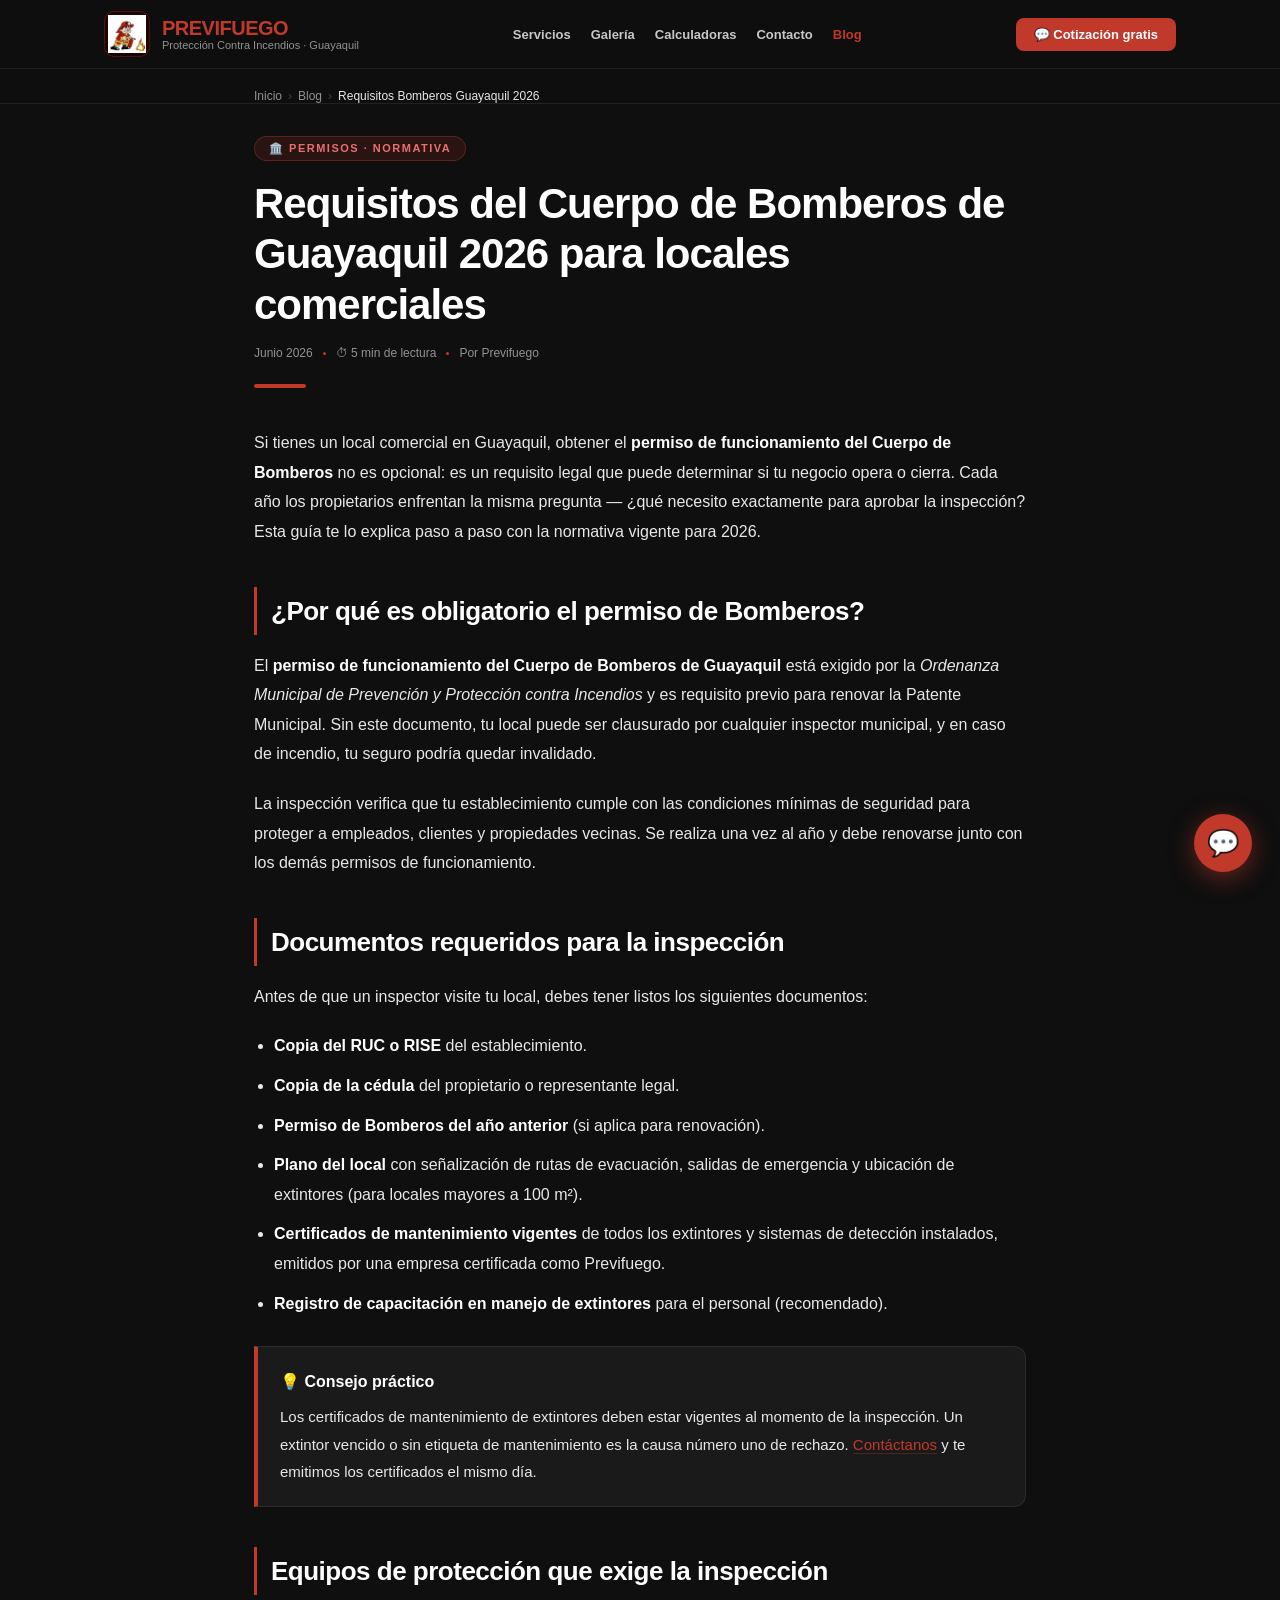
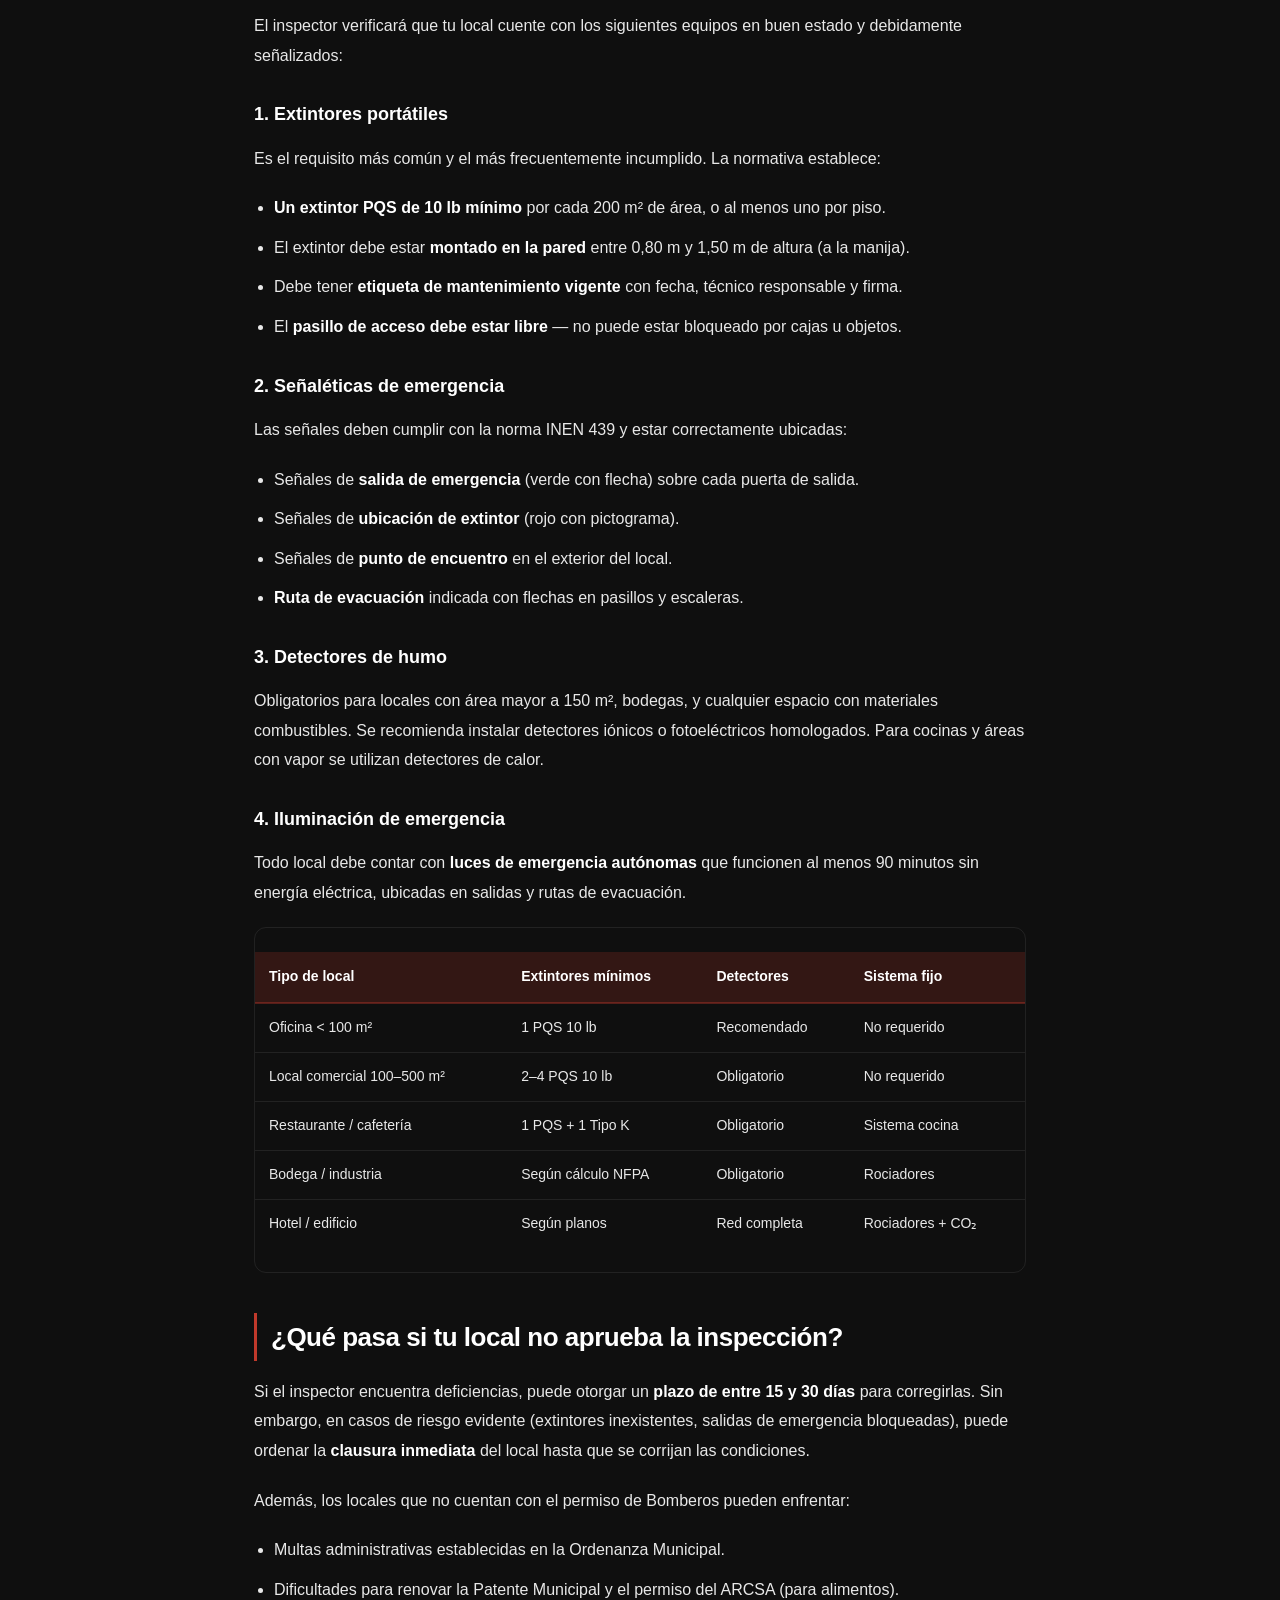
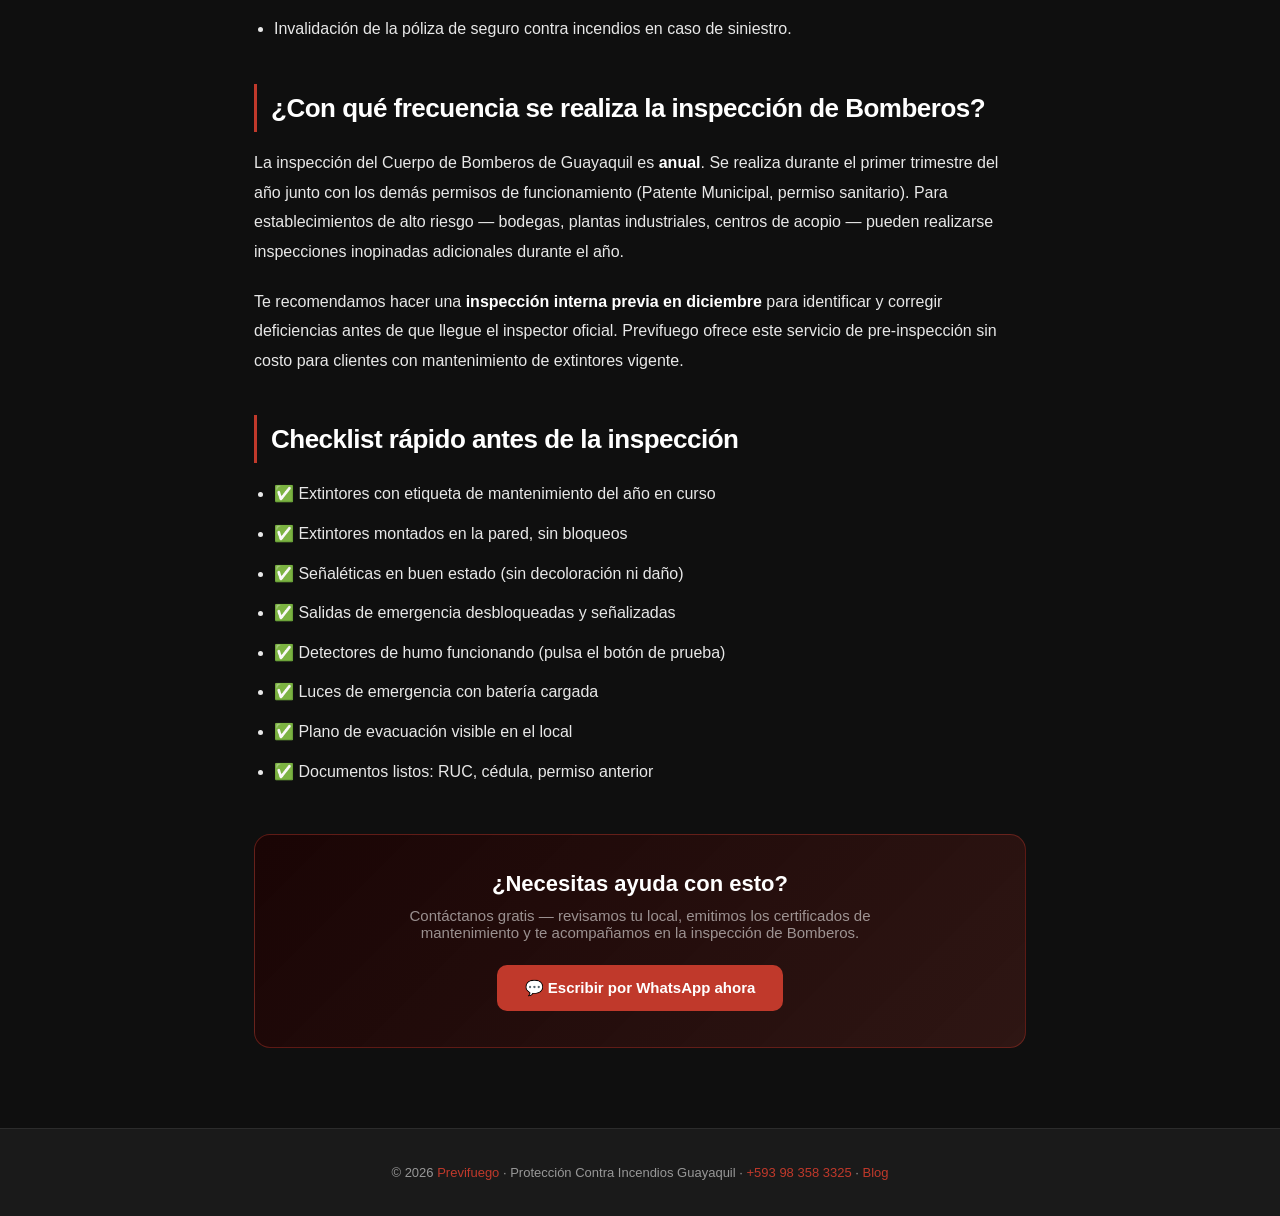
<file: blog/requisitos-bomberos-guayaquil-2026.html>
<!DOCTYPE html>
<html lang="es">
<head>
<meta charset="UTF-8">
<meta name="viewport" content="width=device-width,initial-scale=1.0">
<title>Requisitos Bomberos Guayaquil 2026 para locales comerciales | Previfuego</title>
<meta name="description" content="Requisitos del Cuerpo de Bomberos de Guayaquil 2026: documentos, equipos y proceso de inspección para obtener el permiso de funcionamiento de tu local comercial.">
<meta name="robots" content="index, follow">
<link rel="canonical" href="https://previfuego.com.ec/blog/requisitos-bomberos-guayaquil-2026.html">
<meta property="og:title" content="Requisitos Bomberos Guayaquil 2026 para locales comerciales | Previfuego">
<meta property="og:description" content="Guía completa: documentos, equipos y proceso de inspección para el permiso de Bomberos Guayaquil 2026.">
<meta property="og:type" content="article">
<meta property="og:url" content="https://previfuego.com.ec/blog/requisitos-bomberos-guayaquil-2026.html">
<meta property="og:image" content="https://previfuego.com.ec/img/logo-previfuego.jpg">
<link rel="icon" href="../img/logo-previfuego.jpg" type="image/jpeg">
<meta name="theme-color" content="#c0392b">
<style>
*{margin:0;padding:0;box-sizing:border-box;}
:root{--r:#c0392b;--r2:#a93226;--dark:#0f0f0f;--dark2:#1a1a1a;--dark3:#222;--border:rgba(255,255,255,.08);--text:#e8e8e8;--muted:rgba(255,255,255,.55);}
html{scroll-behavior:smooth;overflow-x:hidden;}
body{font-family:-apple-system,BlinkMacSystemFont,'Segoe UI',sans-serif;background:var(--dark);color:var(--text);}
a{text-decoration:none;color:inherit;}
img{max-width:100%;display:block;}

/* NAV */
nav{background:rgba(15,15,15,.97);border-bottom:1px solid var(--border);position:sticky;top:0;z-index:100;backdrop-filter:blur(12px);}
.nw{max-width:1120px;margin:0 auto;padding:0 24px;height:68px;display:flex;align-items:center;justify-content:space-between;gap:16px;}
.nl{display:flex;align-items:center;gap:12px;}
.nli{width:46px;height:46px;border-radius:10px;overflow:hidden;flex-shrink:0;background:#1a0505;display:flex;align-items:center;justify-content:center;border:1px solid rgba(192,57,43,.3);}
.nli img{width:100%;height:100%;object-fit:contain;padding:3px;}
.nlt{font-size:20px;font-weight:800;color:var(--r);letter-spacing:-0.5px;line-height:1;}
.nls{font-size:11px;color:var(--muted);font-weight:500;margin-top:1px;}
.nm{display:flex;gap:20px;}
.nm a{font-size:13px;font-weight:600;color:var(--text);transition:color .15s;white-space:nowrap;opacity:.85;}
.nm a:hover{color:var(--r);opacity:1;}
.nct{background:var(--r);color:#fff;padding:9px 18px;border-radius:8px;font-size:13px;font-weight:700;transition:all .15s;white-space:nowrap;flex-shrink:0;}
.nct:hover{background:var(--r2);transform:translateY(-1px);}
.hbg{display:none;flex-direction:column;gap:5px;cursor:pointer;padding:8px;border:none;background:none;margin-left:8px;}
.hbg span{display:block;width:22px;height:2px;background:var(--text);border-radius:2px;transition:all .25s;}
.hbg.open span:nth-child(1){transform:translateY(7px) rotate(45deg);}
.hbg.open span:nth-child(2){opacity:0;}
.hbg.open span:nth-child(3){transform:translateY(-7px) rotate(-45deg);}
@media(max-width:900px){.nm{display:none;}.hbg{display:flex;}}
.mob-menu{display:none;position:fixed;inset:0;top:68px;background:var(--dark);z-index:99;padding:24px;flex-direction:column;gap:4px;border-top:1px solid var(--border);overflow-y:auto;}
.mob-menu.open{display:flex;}
.mob-menu a{font-size:16px;font-weight:700;color:var(--text);padding:14px 0;border-bottom:1px solid var(--border);display:flex;align-items:center;justify-content:space-between;}
.mob-menu a::after{content:'→';opacity:.3;font-size:14px;}
.mob-menu a:hover{color:var(--r);}
.mob-menu-cta{margin-top:16px;background:var(--r)!important;color:#fff!important;padding:16px!important;border-radius:12px!important;border:none!important;justify-content:center!important;font-size:16px!important;}
.mob-menu-cta::after{display:none!important;}

/* BREADCRUMB */
.breadcrumb{max-width:820px;margin:0 auto;padding:20px 24px 0;font-size:12px;color:var(--muted);display:flex;align-items:center;gap:6px;flex-wrap:wrap;}
.breadcrumb a{color:var(--muted);transition:color .15s;}
.breadcrumb a:hover{color:var(--r);}
.breadcrumb-sep{opacity:.4;}
.breadcrumb-current{color:var(--text);}

/* ARTICLE */
.article-wrap{max-width:820px;margin:0 auto;padding:32px 24px 80px;}
.article-header{margin-bottom:40px;}
.article-tag{display:inline-flex;align-items:center;gap:8px;background:rgba(192,57,43,.15);border:1px solid rgba(192,57,43,.35);color:#e87070;font-size:11px;font-weight:700;padding:5px 14px;border-radius:30px;letter-spacing:1.5px;text-transform:uppercase;margin-bottom:18px;}
.article-header h1{font-size:clamp(26px,4vw,42px);font-weight:800;color:#fff;line-height:1.2;letter-spacing:-1px;margin-bottom:16px;}
.article-meta{display:flex;align-items:center;gap:10px;font-size:12px;color:var(--muted);flex-wrap:wrap;}
.meta-dot{width:3px;height:3px;background:var(--r);border-radius:50%;}
.article-divider{width:52px;height:4px;background:var(--r);border-radius:2px;margin:24px 0;}

/* CONTENT */
.article-body{font-size:16px;line-height:1.85;color:var(--text);}
.article-body p{margin-bottom:20px;}
.article-body h2{font-size:clamp(20px,2.8vw,26px);font-weight:800;color:#fff;margin:40px 0 16px;letter-spacing:-.5px;padding-left:14px;border-left:3px solid var(--r);}
.article-body h3{font-size:18px;font-weight:700;color:#fff;margin:28px 0 12px;}
.article-body ul,
.article-body ol{padding-left:20px;margin-bottom:20px;}
.article-body li{margin-bottom:10px;color:var(--text);}
.article-body strong{color:#fff;font-weight:700;}
.article-body a{color:var(--r);border-bottom:1px solid rgba(192,57,43,.3);transition:border-color .15s;}
.article-body a:hover{border-color:var(--r);}

/* INFO BOX */
.info-box{background:var(--dark2);border:1px solid var(--border);border-left:4px solid var(--r);border-radius:0 12px 12px 0;padding:20px 22px;margin:28px 0;font-size:15px;}
.info-box strong{color:#fff;display:block;margin-bottom:6px;font-size:16px;}

/* TABLE */
.resp-table{width:100%;border-collapse:collapse;margin:24px 0;font-size:14px;}
.resp-table th{background:rgba(192,57,43,.2);color:#fff;padding:12px 14px;text-align:left;font-weight:700;border-bottom:2px solid rgba(192,57,43,.4);}
.resp-table td{padding:11px 14px;border-bottom:1px solid var(--border);color:var(--text);}
.resp-table tr:last-child td{border-bottom:none;}
.resp-table tr:hover td{background:rgba(255,255,255,.03);}
.table-wrap{overflow-x:auto;border-radius:12px;border:1px solid var(--border);}

/* CTA BOX */
.cta-box{background:linear-gradient(135deg,#1a0505,rgba(192,57,43,.18));border:1px solid rgba(192,57,43,.4);border-radius:16px;padding:36px;margin:48px 0 0;text-align:center;}
.cta-box h3{font-size:22px;font-weight:800;color:#fff;margin-bottom:10px;}
.cta-box p{font-size:15px;color:var(--muted);margin-bottom:24px;max-width:480px;margin-left:auto;margin-right:auto;}
.cta-btn{display:inline-flex;align-items:center;gap:8px;background:var(--r);color:#fff;padding:14px 28px;border-radius:10px;font-size:15px;font-weight:700;transition:all .2s;}
.cta-btn:hover{background:var(--r2);transform:translateY(-2px);}

/* WA STICKY */
.wa-btn{position:fixed;bottom:28px;right:28px;z-index:999;background:var(--r);color:#fff;width:58px;height:58px;border-radius:50%;display:flex;align-items:center;justify-content:center;font-size:26px;box-shadow:0 6px 24px rgba(192,57,43,.5);animation:pulse-wa 2.5s infinite;}
@keyframes pulse-wa{0%,100%{box-shadow:0 6px 24px rgba(192,57,43,.5),0 0 0 0 rgba(192,57,43,.4);}50%{box-shadow:0 6px 24px rgba(192,57,43,.5),0 0 0 12px rgba(192,57,43,0);}}
.wa-btn:hover{background:var(--r2);transform:scale(1.08);}

/* FOOTER */
footer{background:var(--dark2);border-top:1px solid var(--border);padding:36px 24px;text-align:center;}
footer p{font-size:13px;color:var(--muted);}
footer a{color:var(--r);}
footer a:hover{text-decoration:underline;}
</style>
<script async src="https://www.googletagmanager.com/gtag/js?id=G-W75MCPXJNH"></script>
<script>
window.dataLayer=window.dataLayer||[];
function gtag(){dataLayer.push(arguments);}
gtag('js',new Date());
gtag('config','G-W75MCPXJNH');
gtag('config','AW-18182629483');
function trackWsp(l){if(typeof gtag==='function')gtag('event','click_whatsapp',{event_category:'contacto',event_label:l||'blog'});}
</script>
</head>
<body>

<!-- NAV -->
<nav role="navigation" aria-label="Menú principal">
  <div class="nw">
    <a class="nl" href="https://previfuego.com.ec/">
      <div class="nli"><img src="../img/logo-previfuego.webp" alt="Previfuego logo" onerror="this.style.display='none'"></div>
      <div><div class="nlt">PREVIFUEGO</div><div class="nls">Protección Contra Incendios · Guayaquil</div></div>
    </a>
    <div class="nm">
      <a href="https://previfuego.com.ec/#servicios">Servicios</a>
      <a href="https://previfuego.com.ec/#galeria">Galería</a>
      <a href="https://previfuego.com.ec/#calculadora">Calculadoras</a>
      <a href="https://previfuego.com.ec/#contacto">Contacto</a>
      <a href="/blog/" style="color:var(--r);opacity:1;">Blog</a>
    </div>
    <a class="nct" href="https://wa.me/593983583325?text=Hola,%20necesito%20información%20sobre%20protección%20contra%20incendios" target="_blank" rel="noopener noreferrer" onclick="trackWsp('blog')">💬 Cotización gratis</a>
    <button class="hbg" id="hbg" aria-label="Abrir menú" onclick="document.getElementById('hbg').classList.toggle('open');document.getElementById('mobMenu').classList.toggle('open');">
      <span></span><span></span><span></span>
    </button>
  </div>
</nav>
<div class="mob-menu" id="mobMenu">
  <a href="https://previfuego.com.ec/#servicios">🧯 Servicios</a>
  <a href="https://previfuego.com.ec/#galeria">📸 Galería</a>
  <a href="https://previfuego.com.ec/#calculadora">🔢 Calculadoras</a>
  <a href="https://previfuego.com.ec/#contacto">📍 Contacto</a>
  <a href="/blog/">📝 Blog</a>
  <a class="mob-menu-cta" href="https://wa.me/593983583325?text=Hola,%20necesito%20información%20sobre%20protección%20contra%20incendios" target="_blank" rel="noopener noreferrer" onclick="trackWsp('blog')">💬 Cotización gratis por WhatsApp</a>
</div>

<!-- BREADCRUMB -->
<nav aria-label="Breadcrumb">
  <div class="breadcrumb">
    <a href="https://previfuego.com.ec/">Inicio</a>
    <span class="breadcrumb-sep">›</span>
    <a href="/blog/">Blog</a>
    <span class="breadcrumb-sep">›</span>
    <span class="breadcrumb-current">Requisitos Bomberos Guayaquil 2026</span>
  </div>
</nav>

<!-- ARTICLE -->
<div class="article-wrap">
  <header class="article-header">
    <div class="article-tag">🏛️ Permisos · Normativa</div>
    <h1>Requisitos del Cuerpo de Bomberos de Guayaquil 2026 para locales comerciales</h1>
    <div class="article-meta">
      <span>Junio 2026</span>
      <span class="meta-dot"></span>
      <span>⏱ 5 min de lectura</span>
      <span class="meta-dot"></span>
      <span>Por Previfuego</span>
    </div>
    <div class="article-divider"></div>
  </header>

  <div class="article-body">

    <p>Si tienes un local comercial en Guayaquil, obtener el <strong>permiso de funcionamiento del Cuerpo de Bomberos</strong> no es opcional: es un requisito legal que puede determinar si tu negocio opera o cierra. Cada año los propietarios enfrentan la misma pregunta — ¿qué necesito exactamente para aprobar la inspección? Esta guía te lo explica paso a paso con la normativa vigente para 2026.</p>

    <h2>¿Por qué es obligatorio el permiso de Bomberos?</h2>
    <p>El <strong>permiso de funcionamiento del Cuerpo de Bomberos de Guayaquil</strong> está exigido por la <em>Ordenanza Municipal de Prevención y Protección contra Incendios</em> y es requisito previo para renovar la Patente Municipal. Sin este documento, tu local puede ser clausurado por cualquier inspector municipal, y en caso de incendio, tu seguro podría quedar invalidado.</p>
    <p>La inspección verifica que tu establecimiento cumple con las condiciones mínimas de seguridad para proteger a empleados, clientes y propiedades vecinas. Se realiza una vez al año y debe renovarse junto con los demás permisos de funcionamiento.</p>

    <h2>Documentos requeridos para la inspección</h2>
    <p>Antes de que un inspector visite tu local, debes tener listos los siguientes documentos:</p>
    <ul>
      <li><strong>Copia del RUC o RISE</strong> del establecimiento.</li>
      <li><strong>Copia de la cédula</strong> del propietario o representante legal.</li>
      <li><strong>Permiso de Bomberos del año anterior</strong> (si aplica para renovación).</li>
      <li><strong>Plano del local</strong> con señalización de rutas de evacuación, salidas de emergencia y ubicación de extintores (para locales mayores a 100 m²).</li>
      <li><strong>Certificados de mantenimiento vigentes</strong> de todos los extintores y sistemas de detección instalados, emitidos por una empresa certificada como Previfuego.</li>
      <li><strong>Registro de capacitación en manejo de extintores</strong> para el personal (recomendado).</li>
    </ul>

    <div class="info-box">
      <strong>💡 Consejo práctico</strong>
      Los certificados de mantenimiento de extintores deben estar vigentes al momento de la inspección. Un extintor vencido o sin etiqueta de mantenimiento es la causa número uno de rechazo. <a href="https://wa.me/593983583325?text=Necesito%20certificados%20de%20mantenimiento%20de%20extintores" onclick="trackWsp('blog')">Contáctanos</a> y te emitimos los certificados el mismo día.
    </div>

    <h2>Equipos de protección que exige la inspección</h2>
    <p>El inspector verificará que tu local cuente con los siguientes equipos en buen estado y debidamente señalizados:</p>

    <h3>1. Extintores portátiles</h3>
    <p>Es el requisito más común y el más frecuentemente incumplido. La normativa establece:</p>
    <ul>
      <li><strong>Un extintor PQS de 10 lb mínimo</strong> por cada 200 m² de área, o al menos uno por piso.</li>
      <li>El extintor debe estar <strong>montado en la pared</strong> entre 0,80 m y 1,50 m de altura (a la manija).</li>
      <li>Debe tener <strong>etiqueta de mantenimiento vigente</strong> con fecha, técnico responsable y firma.</li>
      <li>El <strong>pasillo de acceso debe estar libre</strong> — no puede estar bloqueado por cajas u objetos.</li>
    </ul>

    <h3>2. Señaléticas de emergencia</h3>
    <p>Las señales deben cumplir con la norma INEN 439 y estar correctamente ubicadas:</p>
    <ul>
      <li>Señales de <strong>salida de emergencia</strong> (verde con flecha) sobre cada puerta de salida.</li>
      <li>Señales de <strong>ubicación de extintor</strong> (rojo con pictograma).</li>
      <li>Señales de <strong>punto de encuentro</strong> en el exterior del local.</li>
      <li><strong>Ruta de evacuación</strong> indicada con flechas en pasillos y escaleras.</li>
    </ul>

    <h3>3. Detectores de humo</h3>
    <p>Obligatorios para locales con área mayor a 150 m², bodegas, y cualquier espacio con materiales combustibles. Se recomienda instalar detectores iónicos o fotoeléctricos homologados. Para cocinas y áreas con vapor se utilizan detectores de calor.</p>

    <h3>4. Iluminación de emergencia</h3>
    <p>Todo local debe contar con <strong>luces de emergencia autónomas</strong> que funcionen al menos 90 minutos sin energía eléctrica, ubicadas en salidas y rutas de evacuación.</p>

    <div class="table-wrap">
      <table class="resp-table">
        <thead>
          <tr>
            <th>Tipo de local</th>
            <th>Extintores mínimos</th>
            <th>Detectores</th>
            <th>Sistema fijo</th>
          </tr>
        </thead>
        <tbody>
          <tr><td>Oficina &lt; 100 m²</td><td>1 PQS 10 lb</td><td>Recomendado</td><td>No requerido</td></tr>
          <tr><td>Local comercial 100–500 m²</td><td>2–4 PQS 10 lb</td><td>Obligatorio</td><td>No requerido</td></tr>
          <tr><td>Restaurante / cafetería</td><td>1 PQS + 1 Tipo K</td><td>Obligatorio</td><td>Sistema cocina</td></tr>
          <tr><td>Bodega / industria</td><td>Según cálculo NFPA</td><td>Obligatorio</td><td>Rociadores</td></tr>
          <tr><td>Hotel / edificio</td><td>Según planos</td><td>Red completa</td><td>Rociadores + CO₂</td></tr>
        </tbody>
      </table>
    </div>

    <h2>¿Qué pasa si tu local no aprueba la inspección?</h2>
    <p>Si el inspector encuentra deficiencias, puede otorgar un <strong>plazo de entre 15 y 30 días</strong> para corregirlas. Sin embargo, en casos de riesgo evidente (extintores inexistentes, salidas de emergencia bloqueadas), puede ordenar la <strong>clausura inmediata</strong> del local hasta que se corrijan las condiciones.</p>
    <p>Además, los locales que no cuentan con el permiso de Bomberos pueden enfrentar:</p>
    <ul>
      <li>Multas administrativas establecidas en la Ordenanza Municipal.</li>
      <li>Dificultades para renovar la Patente Municipal y el permiso del ARCSA (para alimentos).</li>
      <li>Invalidación de la póliza de seguro contra incendios en caso de siniestro.</li>
    </ul>

    <h2>¿Con qué frecuencia se realiza la inspección de Bomberos?</h2>
    <p>La inspección del Cuerpo de Bomberos de Guayaquil es <strong>anual</strong>. Se realiza durante el primer trimestre del año junto con los demás permisos de funcionamiento (Patente Municipal, permiso sanitario). Para establecimientos de alto riesgo — bodegas, plantas industriales, centros de acopio — pueden realizarse inspecciones inopinadas adicionales durante el año.</p>
    <p>Te recomendamos hacer una <strong>inspección interna previa en diciembre</strong> para identificar y corregir deficiencias antes de que llegue el inspector oficial. Previfuego ofrece este servicio de pre-inspección sin costo para clientes con mantenimiento de extintores vigente.</p>

    <h2>Checklist rápido antes de la inspección</h2>
    <ul>
      <li>✅ Extintores con etiqueta de mantenimiento del año en curso</li>
      <li>✅ Extintores montados en la pared, sin bloqueos</li>
      <li>✅ Señaléticas en buen estado (sin decoloración ni daño)</li>
      <li>✅ Salidas de emergencia desbloqueadas y señalizadas</li>
      <li>✅ Detectores de humo funcionando (pulsa el botón de prueba)</li>
      <li>✅ Luces de emergencia con batería cargada</li>
      <li>✅ Plano de evacuación visible en el local</li>
      <li>✅ Documentos listos: RUC, cédula, permiso anterior</li>
    </ul>

  </div>

  <!-- CTA BOX -->
  <div class="cta-box">
    <h3>¿Necesitas ayuda con esto?</h3>
    <p>Contáctanos gratis — revisamos tu local, emitimos los certificados de mantenimiento y te acompañamos en la inspección de Bomberos.</p>
    <a class="cta-btn" href="https://wa.me/593983583325?text=Hola,%20necesito%20ayuda%20con%20los%20requisitos%20de%20Bomberos%20para%20mi%20local" target="_blank" rel="noopener noreferrer" onclick="trackWsp('blog')">💬 Escribir por WhatsApp ahora</a>
  </div>
</div>

<!-- WA STICKY -->
<a class="wa-btn" href="https://wa.me/593983583325?text=Hola,%20necesito%20información%20sobre%20protección%20contra%20incendios" target="_blank" rel="noopener noreferrer" aria-label="Contactar por WhatsApp" onclick="trackWsp('blog')">💬</a>

<!-- FOOTER -->
<footer>
  <p>© 2026 <a href="https://previfuego.com.ec/">Previfuego</a> · Protección Contra Incendios Guayaquil · <a href="https://wa.me/593983583325" onclick="trackWsp('blog')">+593 98 358 3325</a> · <a href="/blog/">Blog</a></p>
</footer>

<script type="application/ld+json">
{
  "@context": "https://schema.org",
  "@graph": [
    {
      "@type": "Article",
      "headline": "Requisitos del Cuerpo de Bomberos de Guayaquil 2026 para locales comerciales",
      "description": "Guía completa de documentos, equipos y proceso de inspección para obtener el permiso de Bomberos en Guayaquil 2026.",
      "url": "https://previfuego.com.ec/blog/requisitos-bomberos-guayaquil-2026.html",
      "datePublished": "2026-06-01",
      "dateModified": "2026-06-17",
      "author": {"@type": "Organization", "name": "Previfuego"},
      "publisher": {
        "@type": "Organization",
        "name": "Previfuego",
        "logo": {"@type": "ImageObject", "url": "https://previfuego.com.ec/img/logo-previfuego.jpg"}
      },
      "mainEntityOfPage": {"@type": "WebPage", "@id": "https://previfuego.com.ec/blog/requisitos-bomberos-guayaquil-2026.html"}
    },
    {
      "@type": "LocalBusiness",
      "name": "Previfuego",
      "url": "https://previfuego.com.ec",
      "telephone": "+593-98-358-3325",
      "address": {
        "@type": "PostalAddress",
        "streetAddress": "Portete de Tarqui y Joaquín Orrantia",
        "addressLocality": "Guayaquil",
        "addressRegion": "Guayas",
        "addressCountry": "EC"
      }
    }
  ]
}
</script>
</body>
</html>
</file>
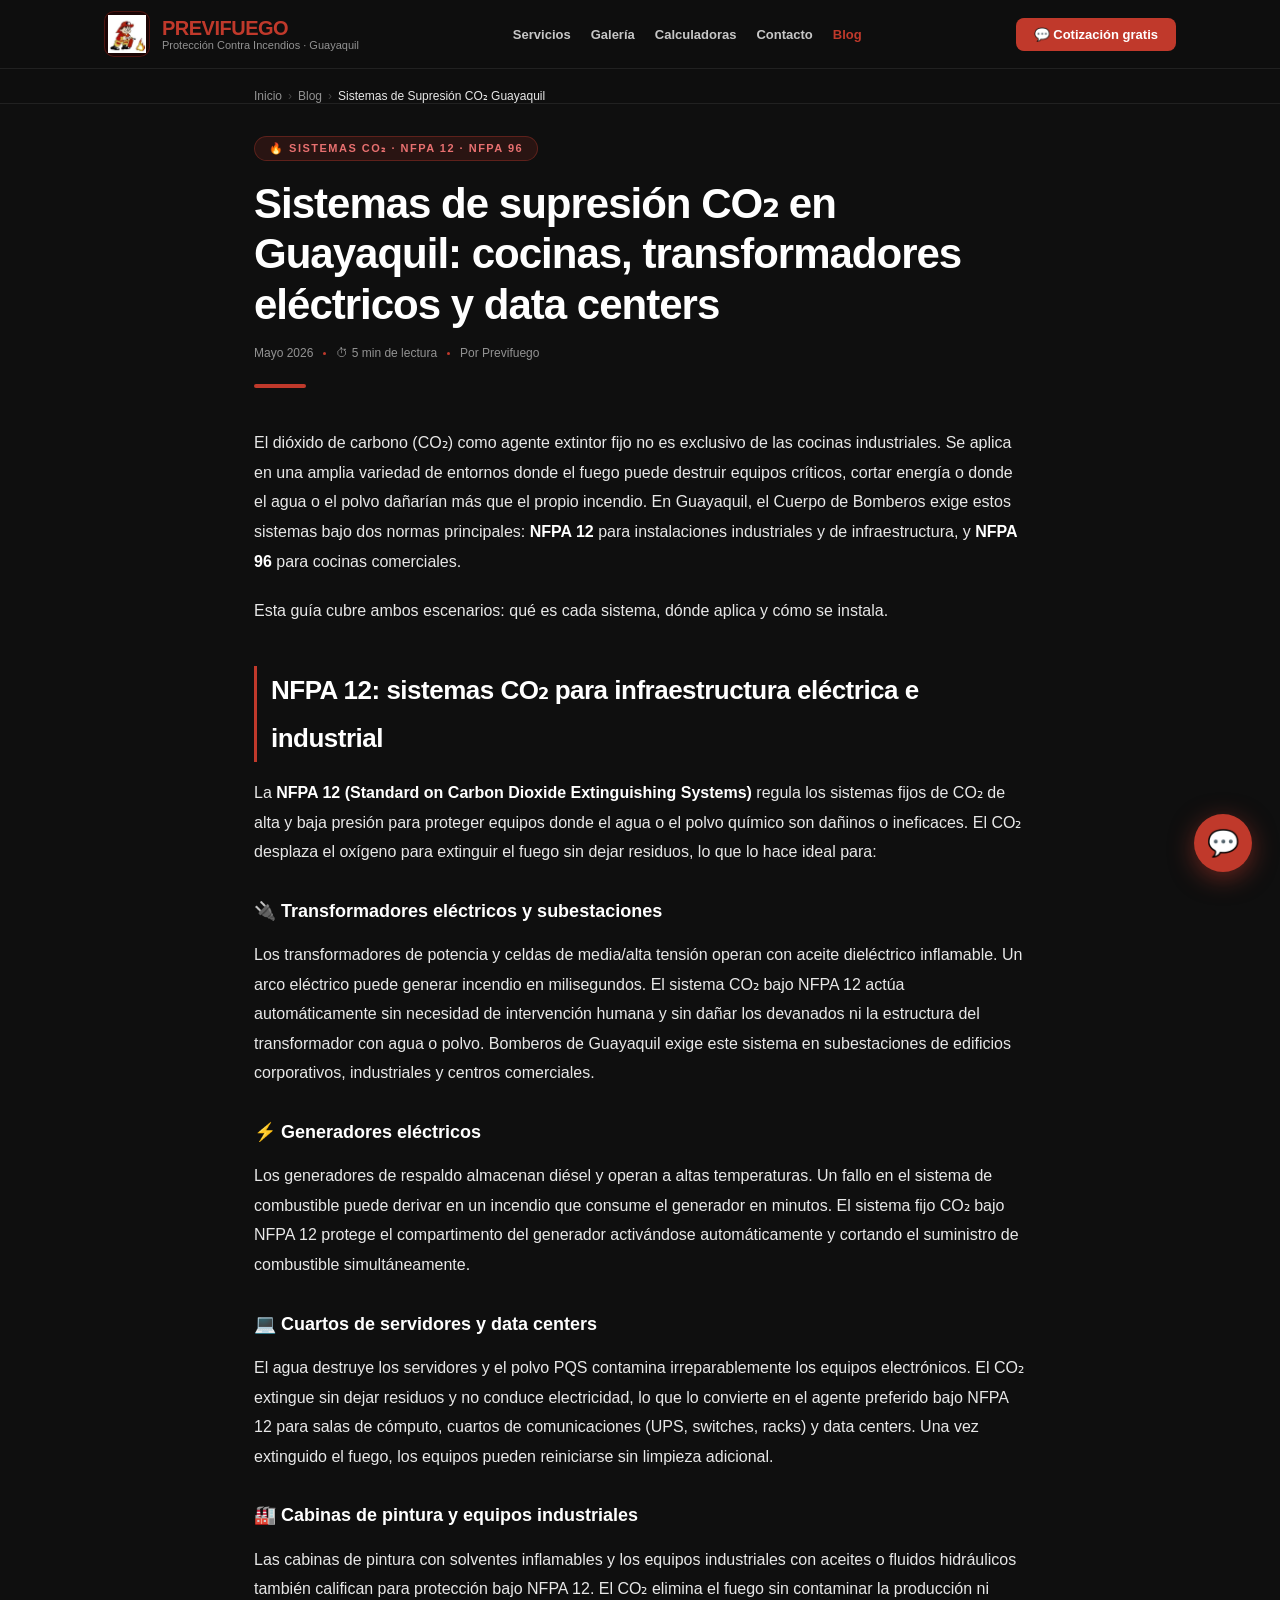
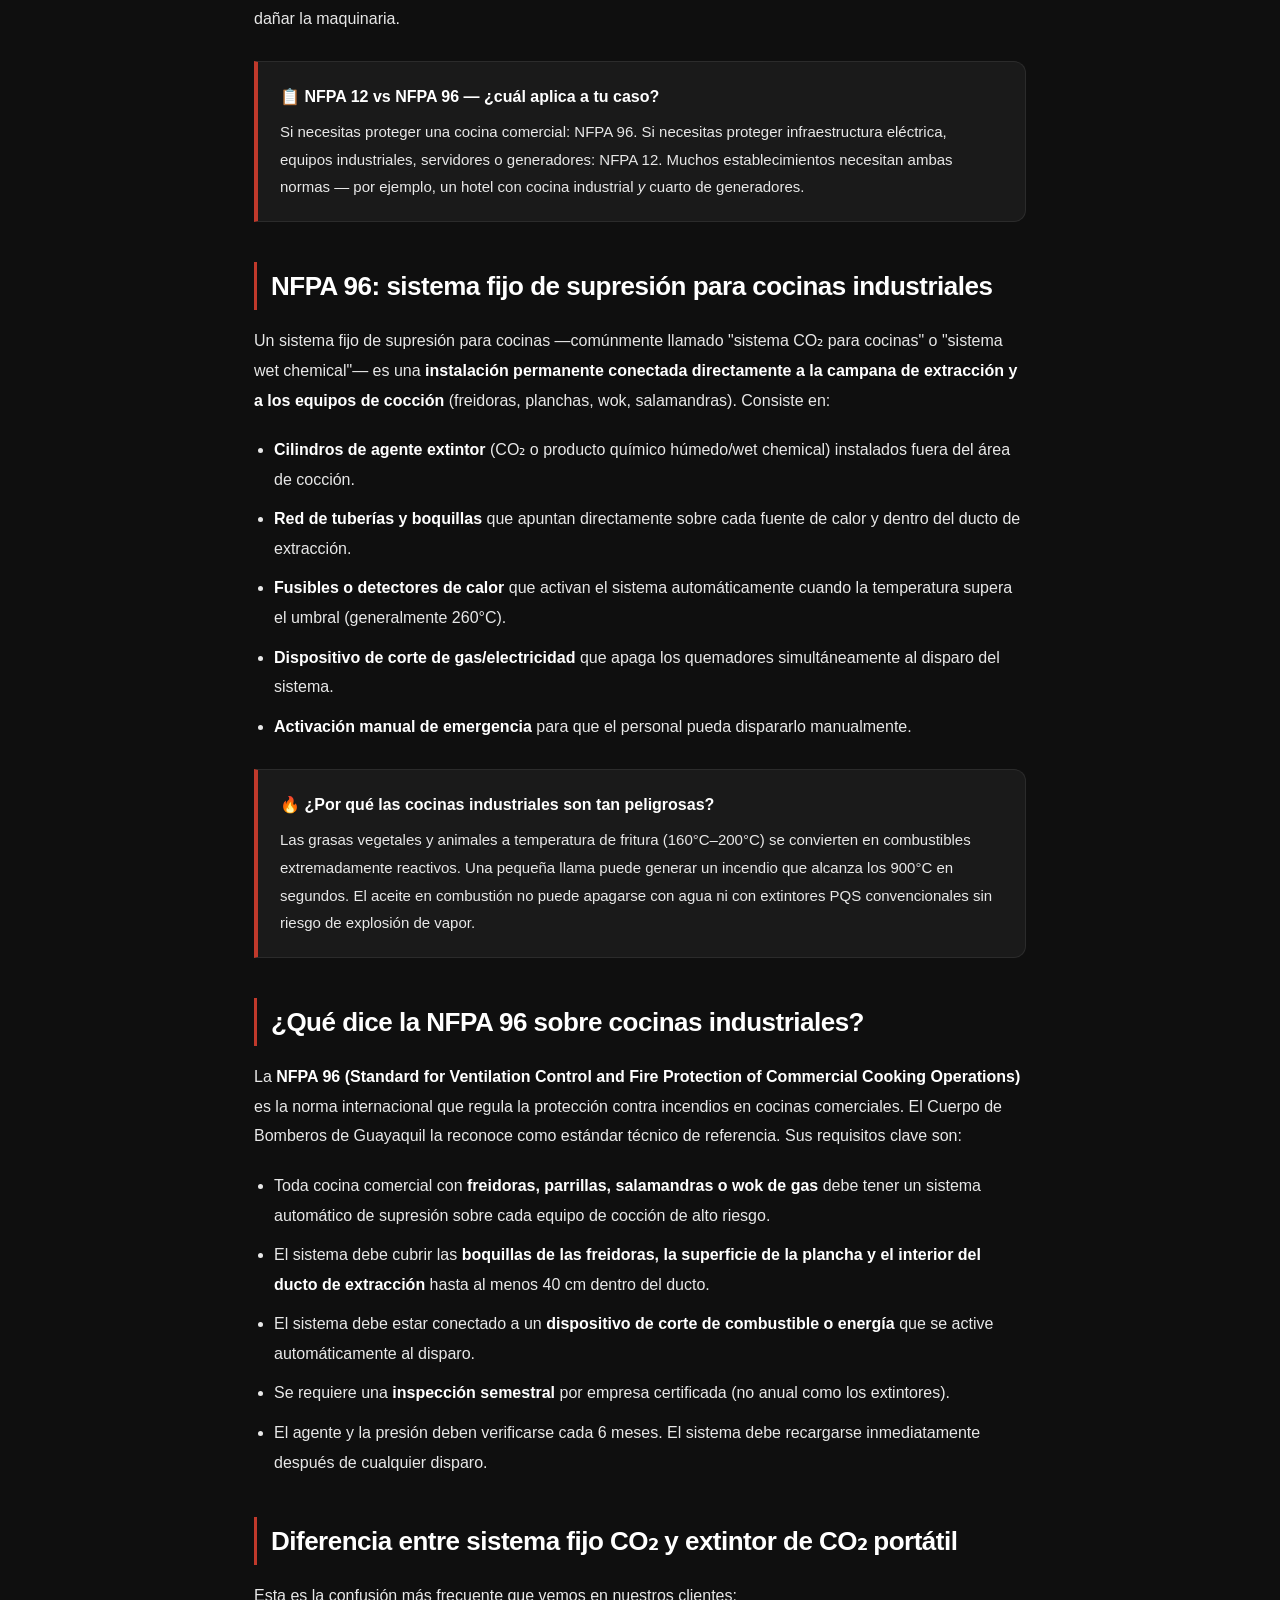
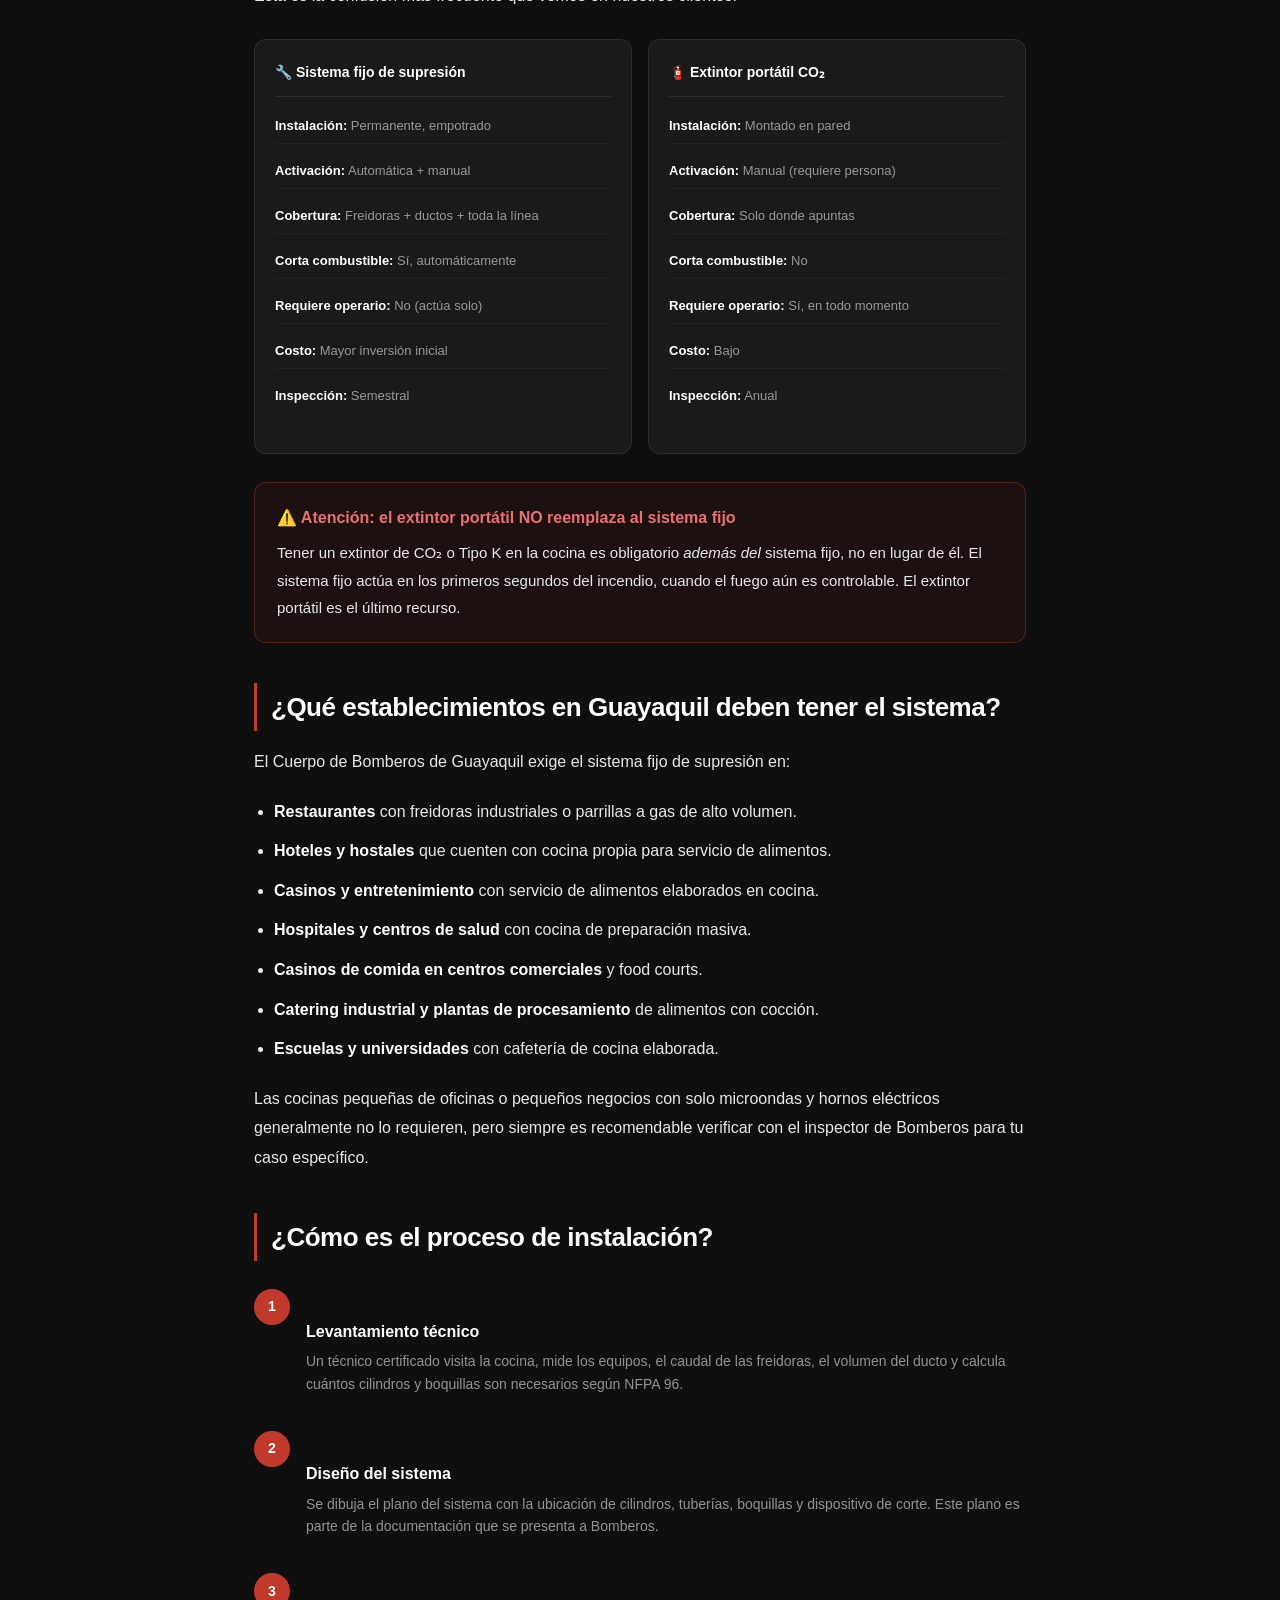
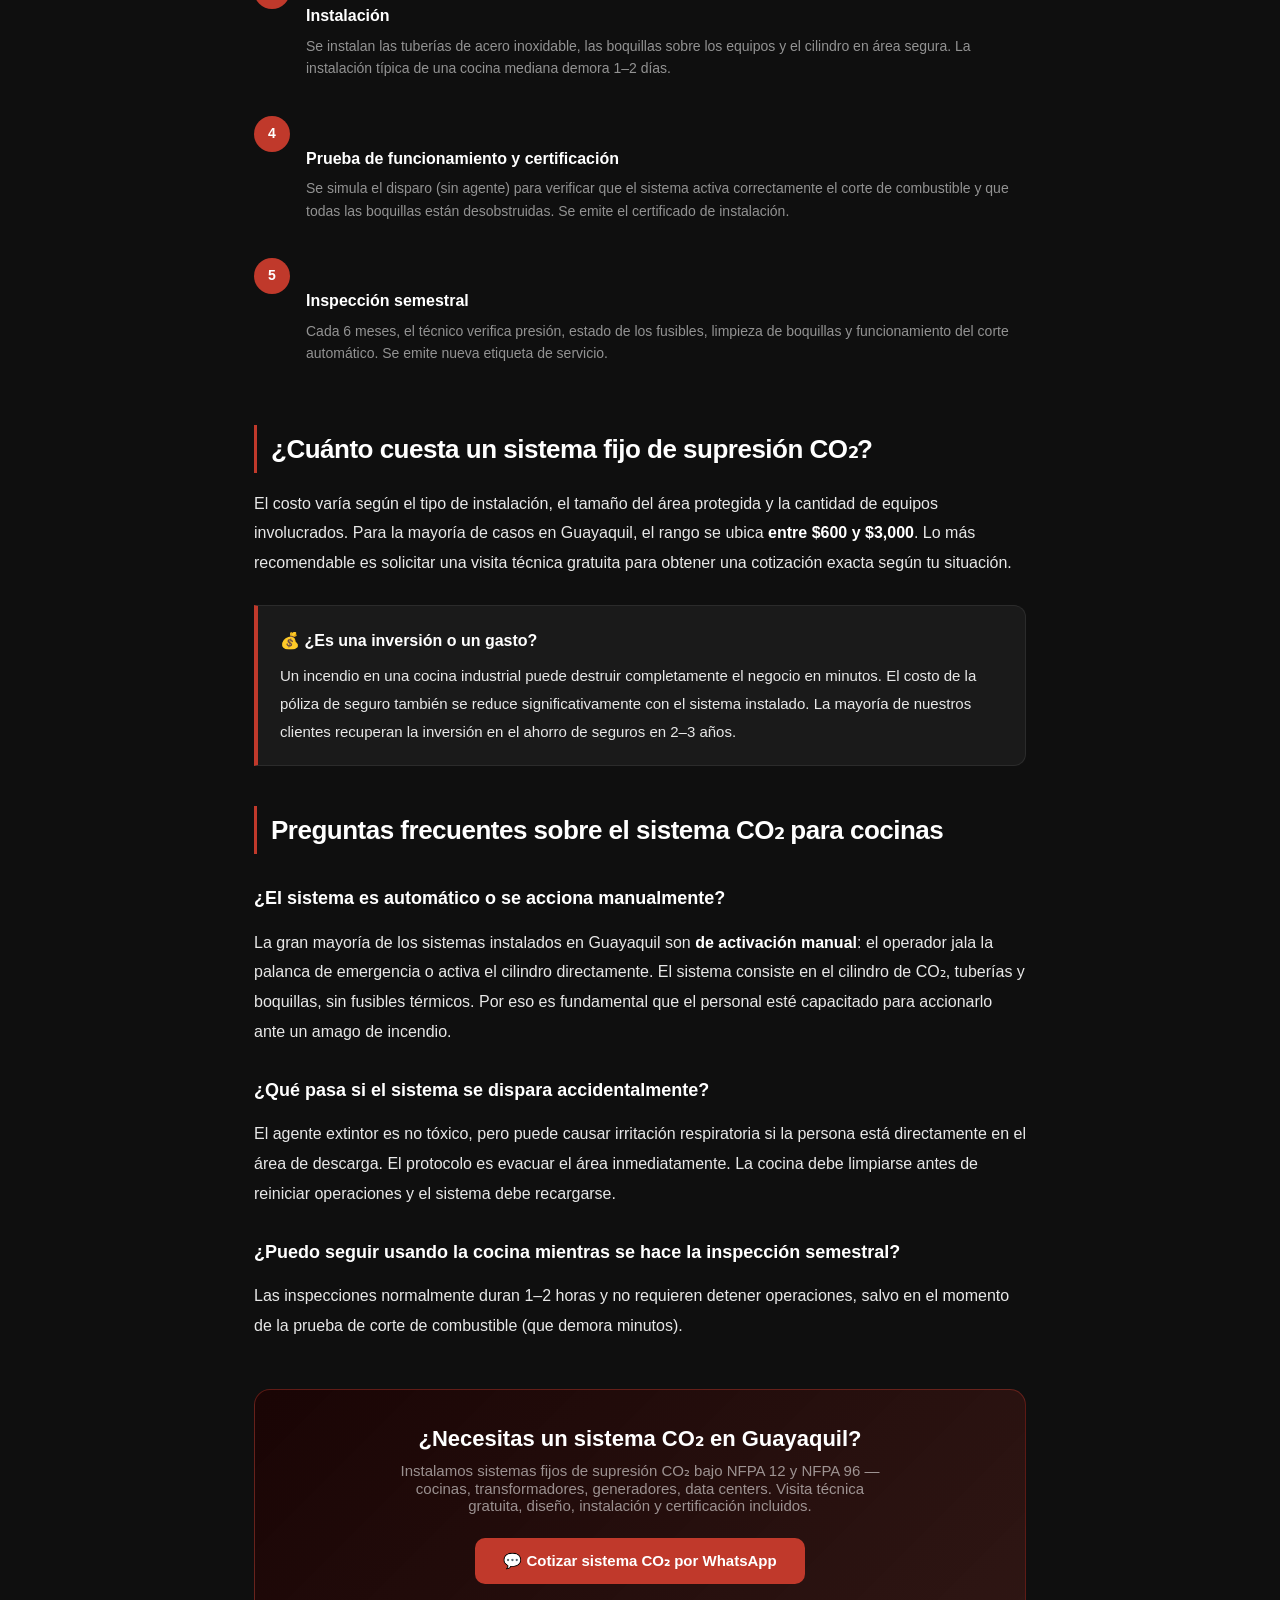
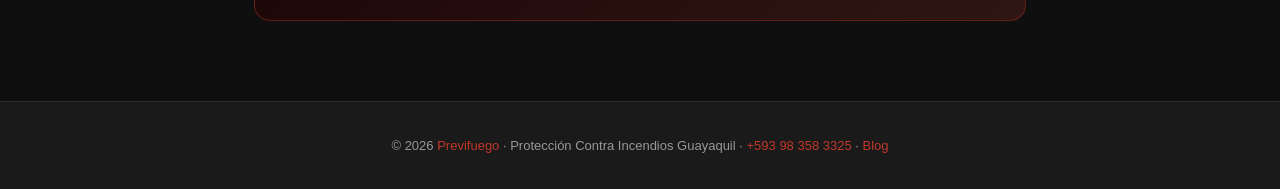
<file: blog/sistema-co2-cocinas-industriales-guayaquil.html>
<!DOCTYPE html>
<html lang="es">
<head>
<meta charset="UTF-8">
<meta name="viewport" content="width=device-width,initial-scale=1.0">
<title>Sistemas de Supresión CO₂ en Guayaquil: NFPA 12 y NFPA 96 | Previfuego</title>
<meta name="description" content="Sistemas fijos de supresión CO₂ en Guayaquil: cocinas industriales (NFPA 96), transformadores eléctricos, generadores, data centers y cuartos de servidores (NFPA 12). Instalación certificada.">
<meta name="robots" content="index, follow">
<link rel="canonical" href="https://previfuego.com.ec/blog/sistema-co2-cocinas-industriales-guayaquil.html">
<meta property="og:title" content="Sistemas de Supresión CO₂ Guayaquil: NFPA 12 y NFPA 96 | Previfuego">
<meta property="og:description" content="Sistemas fijos CO₂ para cocinas industriales, transformadores eléctricos, generadores y data centers en Guayaquil. Normas NFPA 12 y NFPA 96. Instalación certificada por Previfuego.">
<meta property="og:type" content="article">
<meta property="og:url" content="https://previfuego.com.ec/blog/sistema-co2-cocinas-industriales-guayaquil.html">
<meta property="og:image" content="https://previfuego.com.ec/img/logo-previfuego.jpg">
<link rel="icon" href="../img/logo-previfuego.jpg" type="image/jpeg">
<meta name="theme-color" content="#c0392b">
<style>
*{margin:0;padding:0;box-sizing:border-box;}
:root{--r:#c0392b;--r2:#a93226;--dark:#0f0f0f;--dark2:#1a1a1a;--dark3:#222;--border:rgba(255,255,255,.08);--text:#e8e8e8;--muted:rgba(255,255,255,.55);}
html{scroll-behavior:smooth;overflow-x:hidden;}
body{font-family:-apple-system,BlinkMacSystemFont,'Segoe UI',sans-serif;background:var(--dark);color:var(--text);}
a{text-decoration:none;color:inherit;}
img{max-width:100%;display:block;}
nav{background:rgba(15,15,15,.97);border-bottom:1px solid var(--border);position:sticky;top:0;z-index:100;backdrop-filter:blur(12px);}
.nw{max-width:1120px;margin:0 auto;padding:0 24px;height:68px;display:flex;align-items:center;justify-content:space-between;gap:16px;}
.nl{display:flex;align-items:center;gap:12px;}
.nli{width:46px;height:46px;border-radius:10px;overflow:hidden;flex-shrink:0;background:#1a0505;display:flex;align-items:center;justify-content:center;border:1px solid rgba(192,57,43,.3);}
.nli img{width:100%;height:100%;object-fit:contain;padding:3px;}
.nlt{font-size:20px;font-weight:800;color:var(--r);letter-spacing:-0.5px;line-height:1;}
.nls{font-size:11px;color:var(--muted);font-weight:500;margin-top:1px;}
.nm{display:flex;gap:20px;}
.nm a{font-size:13px;font-weight:600;color:var(--text);transition:color .15s;white-space:nowrap;opacity:.85;}
.nm a:hover{color:var(--r);opacity:1;}
.nct{background:var(--r);color:#fff;padding:9px 18px;border-radius:8px;font-size:13px;font-weight:700;transition:all .15s;white-space:nowrap;flex-shrink:0;}
.nct:hover{background:var(--r2);transform:translateY(-1px);}
.hbg{display:none;flex-direction:column;gap:5px;cursor:pointer;padding:8px;border:none;background:none;margin-left:8px;}
.hbg span{display:block;width:22px;height:2px;background:var(--text);border-radius:2px;transition:all .25s;}
.hbg.open span:nth-child(1){transform:translateY(7px) rotate(45deg);}
.hbg.open span:nth-child(2){opacity:0;}
.hbg.open span:nth-child(3){transform:translateY(-7px) rotate(-45deg);}
@media(max-width:900px){.nm{display:none;}.hbg{display:flex;}}
.mob-menu{display:none;position:fixed;inset:0;top:68px;background:var(--dark);z-index:99;padding:24px;flex-direction:column;gap:4px;border-top:1px solid var(--border);overflow-y:auto;}
.mob-menu.open{display:flex;}
.mob-menu a{font-size:16px;font-weight:700;color:var(--text);padding:14px 0;border-bottom:1px solid var(--border);display:flex;align-items:center;justify-content:space-between;}
.mob-menu a::after{content:'→';opacity:.3;font-size:14px;}
.mob-menu a:hover{color:var(--r);}
.mob-menu-cta{margin-top:16px;background:var(--r)!important;color:#fff!important;padding:16px!important;border-radius:12px!important;border:none!important;justify-content:center!important;font-size:16px!important;}
.mob-menu-cta::after{display:none!important;}
.breadcrumb{max-width:820px;margin:0 auto;padding:20px 24px 0;font-size:12px;color:var(--muted);display:flex;align-items:center;gap:6px;flex-wrap:wrap;}
.breadcrumb a{color:var(--muted);transition:color .15s;}
.breadcrumb a:hover{color:var(--r);}
.breadcrumb-sep{opacity:.4;}
.breadcrumb-current{color:var(--text);}
.article-wrap{max-width:820px;margin:0 auto;padding:32px 24px 80px;}
.article-header{margin-bottom:40px;}
.article-tag{display:inline-flex;align-items:center;gap:8px;background:rgba(192,57,43,.15);border:1px solid rgba(192,57,43,.35);color:#e87070;font-size:11px;font-weight:700;padding:5px 14px;border-radius:30px;letter-spacing:1.5px;text-transform:uppercase;margin-bottom:18px;}
.article-header h1{font-size:clamp(26px,4vw,42px);font-weight:800;color:#fff;line-height:1.2;letter-spacing:-1px;margin-bottom:16px;}
.article-meta{display:flex;align-items:center;gap:10px;font-size:12px;color:var(--muted);flex-wrap:wrap;}
.meta-dot{width:3px;height:3px;background:var(--r);border-radius:50%;}
.article-divider{width:52px;height:4px;background:var(--r);border-radius:2px;margin:24px 0;}
.article-body{font-size:16px;line-height:1.85;color:var(--text);}
.article-body p{margin-bottom:20px;}
.article-body h2{font-size:clamp(20px,2.8vw,26px);font-weight:800;color:#fff;margin:40px 0 16px;letter-spacing:-.5px;padding-left:14px;border-left:3px solid var(--r);}
.article-body h3{font-size:18px;font-weight:700;color:#fff;margin:28px 0 12px;}
.article-body ul,
.article-body ol{padding-left:20px;margin-bottom:20px;}
.article-body li{margin-bottom:10px;color:var(--text);}
.article-body strong{color:#fff;font-weight:700;}
.article-body a{color:var(--r);border-bottom:1px solid rgba(192,57,43,.3);transition:border-color .15s;}
.article-body a:hover{border-color:var(--r);}
.info-box{background:var(--dark2);border:1px solid var(--border);border-left:4px solid var(--r);border-radius:0 12px 12px 0;padding:20px 22px;margin:28px 0;font-size:15px;}
.info-box strong{color:#fff;display:block;margin-bottom:6px;font-size:16px;}
.warning-box{background:rgba(192,57,43,.08);border:1px solid rgba(192,57,43,.35);border-radius:12px;padding:20px 22px;margin:28px 0;font-size:15px;}
.warning-box strong{color:#e87070;display:block;margin-bottom:6px;font-size:16px;}

/* COMPARE */
.compare-grid{display:grid;grid-template-columns:1fr 1fr;gap:16px;margin:28px 0;}
@media(max-width:580px){.compare-grid{grid-template-columns:1fr;}}
.compare-card{background:var(--dark2);border:1px solid var(--border);border-radius:12px;padding:20px;}
.compare-card-title{font-size:14px;font-weight:800;color:#fff;margin-bottom:12px;padding-bottom:10px;border-bottom:1px solid var(--border);display:flex;align-items:center;gap:8px;}
.compare-card ul{list-style:none;padding:0;}
.compare-card li{font-size:13px;color:var(--muted);padding:5px 0;border-bottom:1px solid rgba(255,255,255,.04);}
.compare-card li:last-child{border:none;}
.compare-card li span{color:#fff;font-weight:600;}

.steps{display:flex;flex-direction:column;gap:16px;margin:28px 0;}
.step{display:flex;gap:16px;align-items:flex-start;}
.step-num{width:36px;height:36px;background:var(--r);border-radius:50%;display:flex;align-items:center;justify-content:center;font-size:14px;font-weight:800;color:#fff;flex-shrink:0;}
.step-content h3{font-size:16px;font-weight:700;color:#fff;margin-bottom:4px;}
.step-content p{font-size:14px;color:var(--muted);line-height:1.6;}

.resp-table{width:100%;border-collapse:collapse;margin:24px 0;font-size:14px;}
.resp-table th{background:rgba(192,57,43,.2);color:#fff;padding:12px 14px;text-align:left;font-weight:700;border-bottom:2px solid rgba(192,57,43,.4);}
.resp-table td{padding:11px 14px;border-bottom:1px solid var(--border);color:var(--text);}
.resp-table tr:last-child td{border-bottom:none;}
.resp-table tr:hover td{background:rgba(255,255,255,.03);}
.table-wrap{overflow-x:auto;border-radius:12px;border:1px solid var(--border);}
.cta-box{background:linear-gradient(135deg,#1a0505,rgba(192,57,43,.18));border:1px solid rgba(192,57,43,.4);border-radius:16px;padding:36px;margin:48px 0 0;text-align:center;}
.cta-box h3{font-size:22px;font-weight:800;color:#fff;margin-bottom:10px;}
.cta-box p{font-size:15px;color:var(--muted);margin-bottom:24px;max-width:480px;margin-left:auto;margin-right:auto;}
.cta-btn{display:inline-flex;align-items:center;gap:8px;background:var(--r);color:#fff;padding:14px 28px;border-radius:10px;font-size:15px;font-weight:700;transition:all .2s;}
.cta-btn:hover{background:var(--r2);transform:translateY(-2px);}
.wa-btn{position:fixed;bottom:28px;right:28px;z-index:999;background:var(--r);color:#fff;width:58px;height:58px;border-radius:50%;display:flex;align-items:center;justify-content:center;font-size:26px;box-shadow:0 6px 24px rgba(192,57,43,.5);animation:pulse-wa 2.5s infinite;}
@keyframes pulse-wa{0%,100%{box-shadow:0 6px 24px rgba(192,57,43,.5),0 0 0 0 rgba(192,57,43,.4);}50%{box-shadow:0 6px 24px rgba(192,57,43,.5),0 0 0 12px rgba(192,57,43,0);}}
.wa-btn:hover{background:var(--r2);transform:scale(1.08);}
footer{background:var(--dark2);border-top:1px solid var(--border);padding:36px 24px;text-align:center;}
footer p{font-size:13px;color:var(--muted);}
footer a{color:var(--r);}
footer a:hover{text-decoration:underline;}
</style>
<script async src="https://www.googletagmanager.com/gtag/js?id=G-W75MCPXJNH"></script>
<script>
window.dataLayer=window.dataLayer||[];
function gtag(){dataLayer.push(arguments);}
gtag('js',new Date());
gtag('config','G-W75MCPXJNH');
gtag('config','AW-18182629483');
function trackWsp(l){if(typeof gtag==='function')gtag('event','click_whatsapp',{event_category:'contacto',event_label:l||'blog'});}
</script>
</head>
<body>

<!-- NAV -->
<nav role="navigation" aria-label="Menú principal">
  <div class="nw">
    <a class="nl" href="https://previfuego.com.ec/">
      <div class="nli"><img src="../img/logo-previfuego.webp" alt="Previfuego logo" onerror="this.style.display='none'"></div>
      <div><div class="nlt">PREVIFUEGO</div><div class="nls">Protección Contra Incendios · Guayaquil</div></div>
    </a>
    <div class="nm">
      <a href="https://previfuego.com.ec/#servicios">Servicios</a>
      <a href="https://previfuego.com.ec/#galeria">Galería</a>
      <a href="https://previfuego.com.ec/#calculadora">Calculadoras</a>
      <a href="https://previfuego.com.ec/#contacto">Contacto</a>
      <a href="/blog/" style="color:var(--r);opacity:1;">Blog</a>
    </div>
    <a class="nct" href="https://wa.me/593983583325?text=Hola,%20necesito%20información%20sobre%20protección%20contra%20incendios" target="_blank" rel="noopener noreferrer" onclick="trackWsp('blog')">💬 Cotización gratis</a>
    <button class="hbg" id="hbg" aria-label="Abrir menú" onclick="document.getElementById('hbg').classList.toggle('open');document.getElementById('mobMenu').classList.toggle('open');">
      <span></span><span></span><span></span>
    </button>
  </div>
</nav>
<div class="mob-menu" id="mobMenu">
  <a href="https://previfuego.com.ec/#servicios">🧯 Servicios</a>
  <a href="https://previfuego.com.ec/#galeria">📸 Galería</a>
  <a href="https://previfuego.com.ec/#calculadora">🔢 Calculadoras</a>
  <a href="https://previfuego.com.ec/#contacto">📍 Contacto</a>
  <a href="/blog/">📝 Blog</a>
  <a class="mob-menu-cta" href="https://wa.me/593983583325?text=Hola,%20necesito%20información%20sobre%20protección%20contra%20incendios" target="_blank" rel="noopener noreferrer" onclick="trackWsp('blog')">💬 Cotización gratis por WhatsApp</a>
</div>

<!-- BREADCRUMB -->
<nav aria-label="Breadcrumb">
  <div class="breadcrumb">
    <a href="https://previfuego.com.ec/">Inicio</a>
    <span class="breadcrumb-sep">›</span>
    <a href="/blog/">Blog</a>
    <span class="breadcrumb-sep">›</span>
    <span class="breadcrumb-current">Sistemas de Supresión CO₂ Guayaquil</span>
  </div>
</nav>

<!-- ARTICLE -->
<div class="article-wrap">
  <header class="article-header">
    <div class="article-tag">🔥 Sistemas CO₂ · NFPA 12 · NFPA 96</div>
    <h1>Sistemas de supresión CO₂ en Guayaquil: cocinas, transformadores eléctricos y data centers</h1>
    <div class="article-meta">
      <span>Mayo 2026</span>
      <span class="meta-dot"></span>
      <span>⏱ 5 min de lectura</span>
      <span class="meta-dot"></span>
      <span>Por Previfuego</span>
    </div>
    <div class="article-divider"></div>
  </header>

  <div class="article-body">

    <p>El dióxido de carbono (CO₂) como agente extintor fijo no es exclusivo de las cocinas industriales. Se aplica en una amplia variedad de entornos donde el fuego puede destruir equipos críticos, cortar energía o donde el agua o el polvo dañarían más que el propio incendio. En Guayaquil, el Cuerpo de Bomberos exige estos sistemas bajo dos normas principales: <strong>NFPA 12</strong> para instalaciones industriales y de infraestructura, y <strong>NFPA 96</strong> para cocinas comerciales.</p>
    <p>Esta guía cubre ambos escenarios: qué es cada sistema, dónde aplica y cómo se instala.</p>

    <h2>NFPA 12: sistemas CO₂ para infraestructura eléctrica e industrial</h2>
    <p>La <strong>NFPA 12 (Standard on Carbon Dioxide Extinguishing Systems)</strong> regula los sistemas fijos de CO₂ de alta y baja presión para proteger equipos donde el agua o el polvo químico son dañinos o ineficaces. El CO₂ desplaza el oxígeno para extinguir el fuego sin dejar residuos, lo que lo hace ideal para:</p>

    <h3>🔌 Transformadores eléctricos y subestaciones</h3>
    <p>Los transformadores de potencia y celdas de media/alta tensión operan con aceite dieléctrico inflamable. Un arco eléctrico puede generar incendio en milisegundos. El sistema CO₂ bajo NFPA 12 actúa automáticamente sin necesidad de intervención humana y sin dañar los devanados ni la estructura del transformador con agua o polvo. Bomberos de Guayaquil exige este sistema en subestaciones de edificios corporativos, industriales y centros comerciales.</p>

    <h3>⚡ Generadores eléctricos</h3>
    <p>Los generadores de respaldo almacenan diésel y operan a altas temperaturas. Un fallo en el sistema de combustible puede derivar en un incendio que consume el generador en minutos. El sistema fijo CO₂ bajo NFPA 12 protege el compartimento del generador activándose automáticamente y cortando el suministro de combustible simultáneamente.</p>

    <h3>💻 Cuartos de servidores y data centers</h3>
    <p>El agua destruye los servidores y el polvo PQS contamina irreparablemente los equipos electrónicos. El CO₂ extingue sin dejar residuos y no conduce electricidad, lo que lo convierte en el agente preferido bajo NFPA 12 para salas de cómputo, cuartos de comunicaciones (UPS, switches, racks) y data centers. Una vez extinguido el fuego, los equipos pueden reiniciarse sin limpieza adicional.</p>

    <h3>🏭 Cabinas de pintura y equipos industriales</h3>
    <p>Las cabinas de pintura con solventes inflamables y los equipos industriales con aceites o fluidos hidráulicos también califican para protección bajo NFPA 12. El CO₂ elimina el fuego sin contaminar la producción ni dañar la maquinaria.</p>

    <div class="info-box">
      <strong>📋 NFPA 12 vs NFPA 96 — ¿cuál aplica a tu caso?</strong>
      Si necesitas proteger una cocina comercial: NFPA 96. Si necesitas proteger infraestructura eléctrica, equipos industriales, servidores o generadores: NFPA 12. Muchos establecimientos necesitan ambas normas — por ejemplo, un hotel con cocina industrial <em>y</em> cuarto de generadores.
    </div>

    <h2>NFPA 96: sistema fijo de supresión para cocinas industriales</h2>
    <p>Un sistema fijo de supresión para cocinas —comúnmente llamado "sistema CO₂ para cocinas" o "sistema wet chemical"— es una <strong>instalación permanente conectada directamente a la campana de extracción y a los equipos de cocción</strong> (freidoras, planchas, wok, salamandras). Consiste en:</p>
    <ul>
      <li><strong>Cilindros de agente extintor</strong> (CO₂ o producto químico húmedo/wet chemical) instalados fuera del área de cocción.</li>
      <li><strong>Red de tuberías y boquillas</strong> que apuntan directamente sobre cada fuente de calor y dentro del ducto de extracción.</li>
      <li><strong>Fusibles o detectores de calor</strong> que activan el sistema automáticamente cuando la temperatura supera el umbral (generalmente 260°C).</li>
      <li><strong>Dispositivo de corte de gas/electricidad</strong> que apaga los quemadores simultáneamente al disparo del sistema.</li>
      <li><strong>Activación manual de emergencia</strong> para que el personal pueda dispararlo manualmente.</li>
    </ul>

    <div class="info-box">
      <strong>🔥 ¿Por qué las cocinas industriales son tan peligrosas?</strong>
      Las grasas vegetales y animales a temperatura de fritura (160°C–200°C) se convierten en combustibles extremadamente reactivos. Una pequeña llama puede generar un incendio que alcanza los 900°C en segundos. El aceite en combustión no puede apagarse con agua ni con extintores PQS convencionales sin riesgo de explosión de vapor.
    </div>

    <h2>¿Qué dice la NFPA 96 sobre cocinas industriales?</h2>
    <p>La <strong>NFPA 96 (Standard for Ventilation Control and Fire Protection of Commercial Cooking Operations)</strong> es la norma internacional que regula la protección contra incendios en cocinas comerciales. El Cuerpo de Bomberos de Guayaquil la reconoce como estándar técnico de referencia. Sus requisitos clave son:</p>
    <ul>
      <li>Toda cocina comercial con <strong>freidoras, parrillas, salamandras o wok de gas</strong> debe tener un sistema automático de supresión sobre cada equipo de cocción de alto riesgo.</li>
      <li>El sistema debe cubrir las <strong>boquillas de las freidoras, la superficie de la plancha y el interior del ducto de extracción</strong> hasta al menos 40 cm dentro del ducto.</li>
      <li>El sistema debe estar conectado a un <strong>dispositivo de corte de combustible o energía</strong> que se active automáticamente al disparo.</li>
      <li>Se requiere una <strong>inspección semestral</strong> por empresa certificada (no anual como los extintores).</li>
      <li>El agente y la presión deben verificarse cada 6 meses. El sistema debe recargarse inmediatamente después de cualquier disparo.</li>
    </ul>

    <h2>Diferencia entre sistema fijo CO₂ y extintor de CO₂ portátil</h2>
    <p>Esta es la confusión más frecuente que vemos en nuestros clientes:</p>

    <div class="compare-grid">
      <div class="compare-card">
        <div class="compare-card-title">🔧 Sistema fijo de supresión</div>
        <ul>
          <li><span>Instalación:</span> Permanente, empotrado</li>
          <li><span>Activación:</span> Automática + manual</li>
          <li><span>Cobertura:</span> Freidoras + ductos + toda la línea</li>
          <li><span>Corta combustible:</span> Sí, automáticamente</li>
          <li><span>Requiere operario:</span> No (actúa solo)</li>
          <li><span>Costo:</span> Mayor inversión inicial</li>
          <li><span>Inspección:</span> Semestral</li>
        </ul>
      </div>
      <div class="compare-card">
        <div class="compare-card-title">🧯 Extintor portátil CO₂</div>
        <ul>
          <li><span>Instalación:</span> Montado en pared</li>
          <li><span>Activación:</span> Manual (requiere persona)</li>
          <li><span>Cobertura:</span> Solo donde apuntas</li>
          <li><span>Corta combustible:</span> No</li>
          <li><span>Requiere operario:</span> Sí, en todo momento</li>
          <li><span>Costo:</span> Bajo</li>
          <li><span>Inspección:</span> Anual</li>
        </ul>
      </div>
    </div>

    <div class="warning-box">
      <strong>⚠️ Atención: el extintor portátil NO reemplaza al sistema fijo</strong>
      Tener un extintor de CO₂ o Tipo K en la cocina es obligatorio <em>además del</em> sistema fijo, no en lugar de él. El sistema fijo actúa en los primeros segundos del incendio, cuando el fuego aún es controlable. El extintor portátil es el último recurso.
    </div>

    <h2>¿Qué establecimientos en Guayaquil deben tener el sistema?</h2>
    <p>El Cuerpo de Bomberos de Guayaquil exige el sistema fijo de supresión en:</p>
    <ul>
      <li><strong>Restaurantes</strong> con freidoras industriales o parrillas a gas de alto volumen.</li>
      <li><strong>Hoteles y hostales</strong> que cuenten con cocina propia para servicio de alimentos.</li>
      <li><strong>Casinos y entretenimiento</strong> con servicio de alimentos elaborados en cocina.</li>
      <li><strong>Hospitales y centros de salud</strong> con cocina de preparación masiva.</li>
      <li><strong>Casinos de comida en centros comerciales</strong> y food courts.</li>
      <li><strong>Catering industrial y plantas de procesamiento</strong> de alimentos con cocción.</li>
      <li><strong>Escuelas y universidades</strong> con cafetería de cocina elaborada.</li>
    </ul>
    <p>Las cocinas pequeñas de oficinas o pequeños negocios con solo microondas y hornos eléctricos generalmente no lo requieren, pero siempre es recomendable verificar con el inspector de Bomberos para tu caso específico.</p>

    <h2>¿Cómo es el proceso de instalación?</h2>

    <div class="steps">
      <div class="step">
        <div class="step-num">1</div>
        <div class="step-content">
          <h3>Levantamiento técnico</h3>
          <p>Un técnico certificado visita la cocina, mide los equipos, el caudal de las freidoras, el volumen del ducto y calcula cuántos cilindros y boquillas son necesarios según NFPA 96.</p>
        </div>
      </div>
      <div class="step">
        <div class="step-num">2</div>
        <div class="step-content">
          <h3>Diseño del sistema</h3>
          <p>Se dibuja el plano del sistema con la ubicación de cilindros, tuberías, boquillas y dispositivo de corte. Este plano es parte de la documentación que se presenta a Bomberos.</p>
        </div>
      </div>
      <div class="step">
        <div class="step-num">3</div>
        <div class="step-content">
          <h3>Instalación</h3>
          <p>Se instalan las tuberías de acero inoxidable, las boquillas sobre los equipos y el cilindro en área segura. La instalación típica de una cocina mediana demora 1–2 días.</p>
        </div>
      </div>
      <div class="step">
        <div class="step-num">4</div>
        <div class="step-content">
          <h3>Prueba de funcionamiento y certificación</h3>
          <p>Se simula el disparo (sin agente) para verificar que el sistema activa correctamente el corte de combustible y que todas las boquillas están desobstruidas. Se emite el certificado de instalación.</p>
        </div>
      </div>
      <div class="step">
        <div class="step-num">5</div>
        <div class="step-content">
          <h3>Inspección semestral</h3>
          <p>Cada 6 meses, el técnico verifica presión, estado de los fusibles, limpieza de boquillas y funcionamiento del corte automático. Se emite nueva etiqueta de servicio.</p>
        </div>
      </div>
    </div>

    <h2>¿Cuánto cuesta un sistema fijo de supresión CO₂?</h2>
    <p>El costo varía según el tipo de instalación, el tamaño del área protegida y la cantidad de equipos involucrados. Para la mayoría de casos en Guayaquil, el rango se ubica <strong>entre $600 y $3,000</strong>. Lo más recomendable es solicitar una visita técnica gratuita para obtener una cotización exacta según tu situación.</p>

    <div class="info-box">
      <strong>💰 ¿Es una inversión o un gasto?</strong>
      Un incendio en una cocina industrial puede destruir completamente el negocio en minutos. El costo de la póliza de seguro también se reduce significativamente con el sistema instalado. La mayoría de nuestros clientes recuperan la inversión en el ahorro de seguros en 2–3 años.
    </div>

    <h2>Preguntas frecuentes sobre el sistema CO₂ para cocinas</h2>

    <h3>¿El sistema es automático o se acciona manualmente?</h3>
    <p>La gran mayoría de los sistemas instalados en Guayaquil son <strong>de activación manual</strong>: el operador jala la palanca de emergencia o activa el cilindro directamente. El sistema consiste en el cilindro de CO₂, tuberías y boquillas, sin fusibles térmicos. Por eso es fundamental que el personal esté capacitado para accionarlo ante un amago de incendio.</p>

    <h3>¿Qué pasa si el sistema se dispara accidentalmente?</h3>
    <p>El agente extintor es no tóxico, pero puede causar irritación respiratoria si la persona está directamente en el área de descarga. El protocolo es evacuar el área inmediatamente. La cocina debe limpiarse antes de reiniciar operaciones y el sistema debe recargarse.</p>

    <h3>¿Puedo seguir usando la cocina mientras se hace la inspección semestral?</h3>
    <p>Las inspecciones normalmente duran 1–2 horas y no requieren detener operaciones, salvo en el momento de la prueba de corte de combustible (que demora minutos).</p>

  </div>

  <!-- CTA BOX -->
  <div class="cta-box">
    <h3>¿Necesitas un sistema CO₂ en Guayaquil?</h3>
    <p>Instalamos sistemas fijos de supresión CO₂ bajo NFPA 12 y NFPA 96 — cocinas, transformadores, generadores, data centers. Visita técnica gratuita, diseño, instalación y certificación incluidos.</p>
    <a class="cta-btn" href="https://wa.me/593983583325?text=Hola,%20necesito%20información%20sobre%20sistema%20de%20supresión%20CO2" target="_blank" rel="noopener noreferrer" onclick="trackWsp('blog')">💬 Cotizar sistema CO₂ por WhatsApp</a>
  </div>
</div>

<!-- WA STICKY -->
<a class="wa-btn" href="https://wa.me/593983583325?text=Hola,%20necesito%20información%20sobre%20protección%20contra%20incendios" target="_blank" rel="noopener noreferrer" aria-label="Contactar por WhatsApp" onclick="trackWsp('blog')">💬</a>

<!-- FOOTER -->
<footer>
  <p>© 2026 <a href="https://previfuego.com.ec/">Previfuego</a> · Protección Contra Incendios Guayaquil · <a href="https://wa.me/593983583325" onclick="trackWsp('blog')">+593 98 358 3325</a> · <a href="/blog/">Blog</a></p>
</footer>

<script type="application/ld+json">
{
  "@context": "https://schema.org",
  "@graph": [
    {
      "@type": "Article",
      "headline": "Sistemas de supresión CO₂ en Guayaquil: cocinas, transformadores eléctricos y data centers",
      "description": "Sistemas fijos de supresión CO₂ bajo NFPA 12 y NFPA 96 en Guayaquil: cocinas industriales, transformadores eléctricos, generadores, cuartos de servidores y data centers.",
      "url": "https://previfuego.com.ec/blog/sistema-co2-cocinas-industriales-guayaquil.html",
      "datePublished": "2026-05-10",
      "dateModified": "2026-06-17",
      "author": {"@type": "Organization", "name": "Previfuego"},
      "publisher": {
        "@type": "Organization",
        "name": "Previfuego",
        "logo": {"@type": "ImageObject", "url": "https://previfuego.com.ec/img/logo-previfuego.jpg"}
      },
      "mainEntityOfPage": {"@type": "WebPage", "@id": "https://previfuego.com.ec/blog/sistema-co2-cocinas-industriales-guayaquil.html"}
    },
    {
      "@type": "LocalBusiness",
      "name": "Previfuego",
      "url": "https://previfuego.com.ec",
      "telephone": "+593-98-358-3325",
      "address": {
        "@type": "PostalAddress",
        "streetAddress": "Portete de Tarqui y Joaquín Orrantia",
        "addressLocality": "Guayaquil",
        "addressRegion": "Guayas",
        "addressCountry": "EC"
      }
    }
  ]
}
</script>
</body>
</html>
</file>
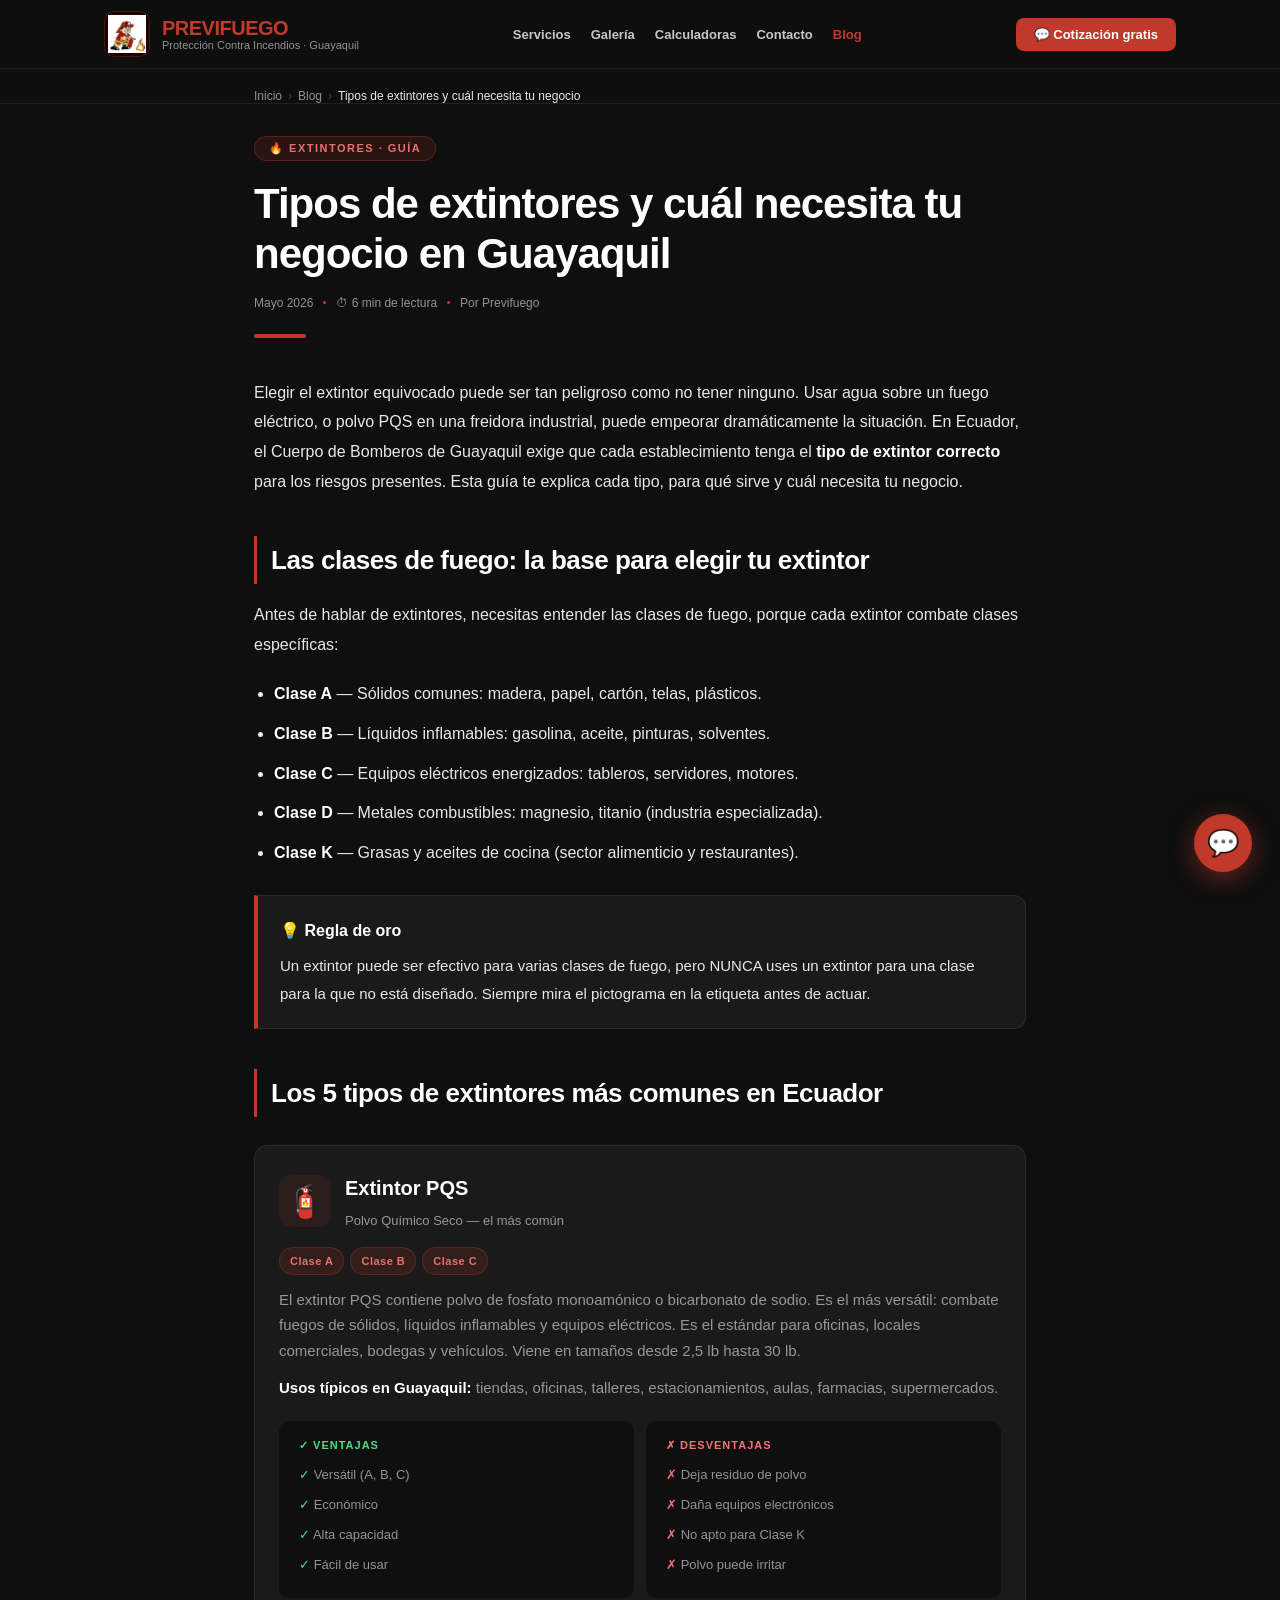
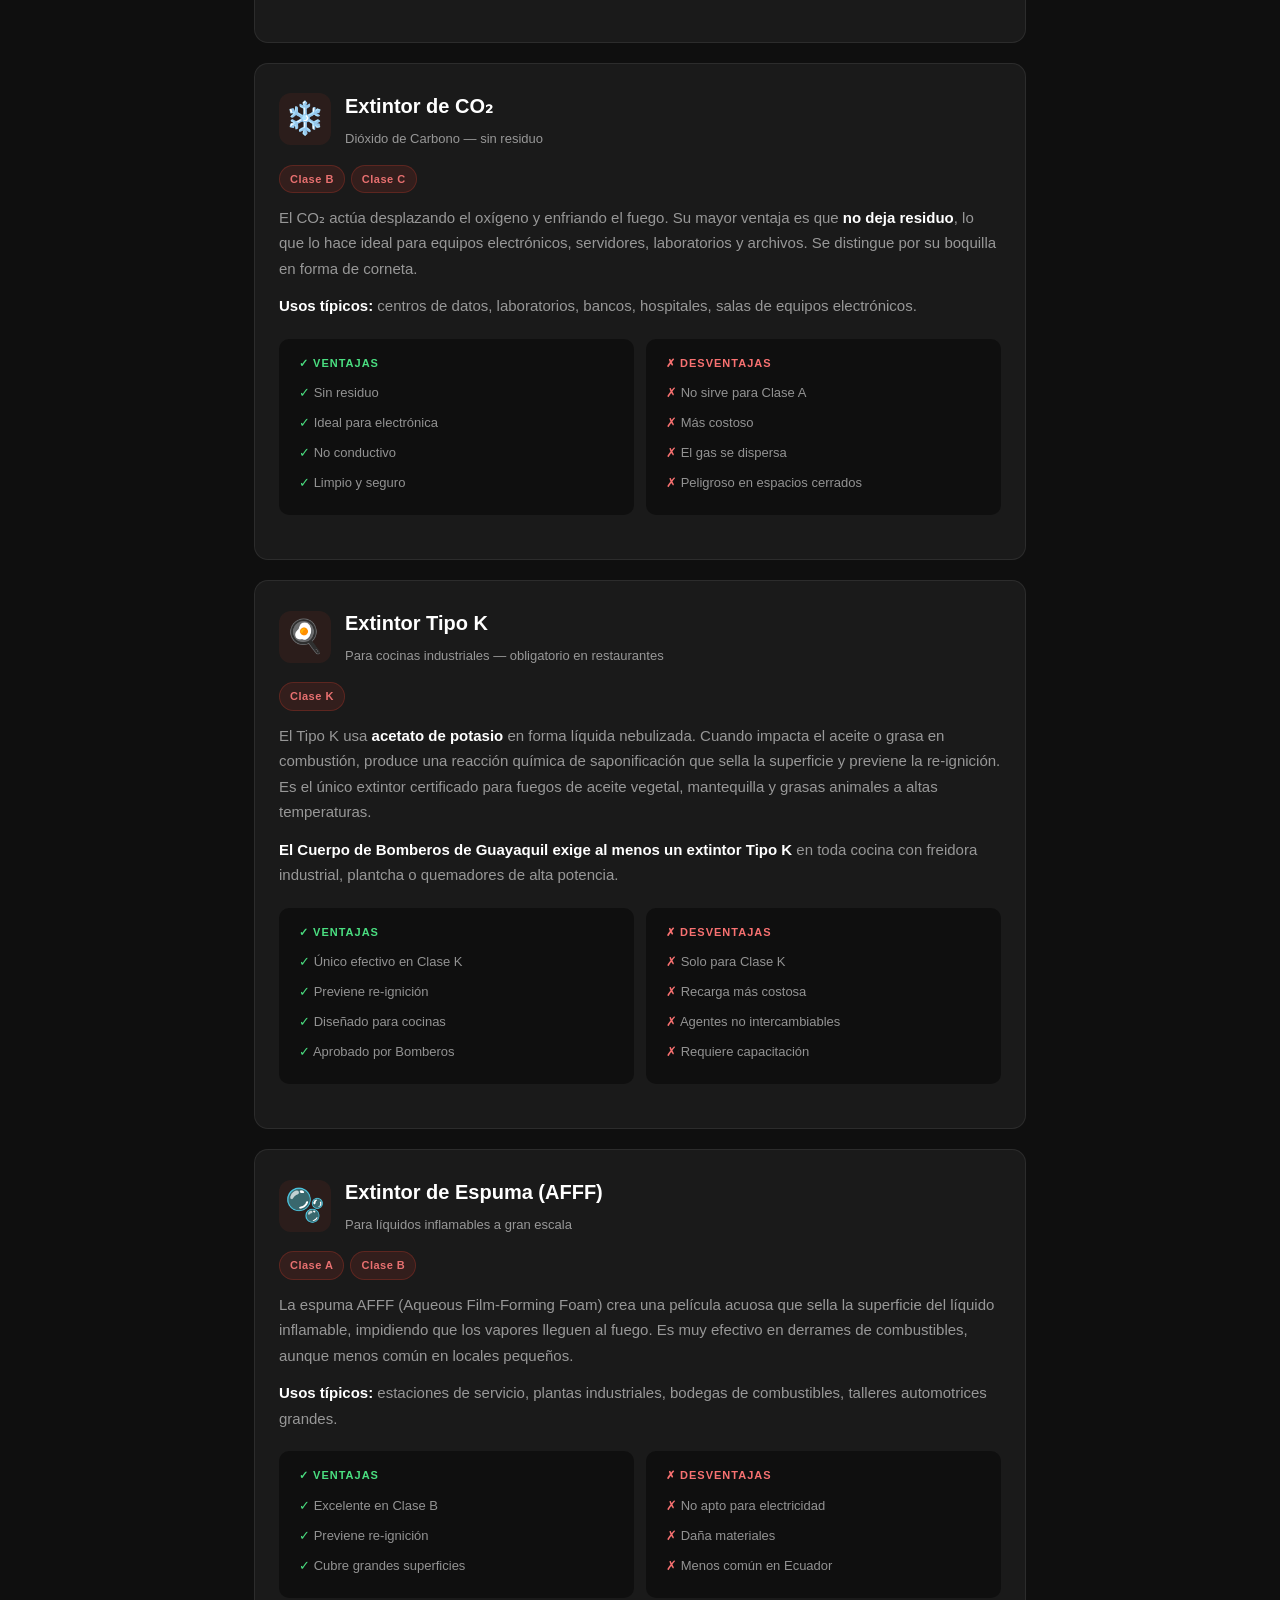
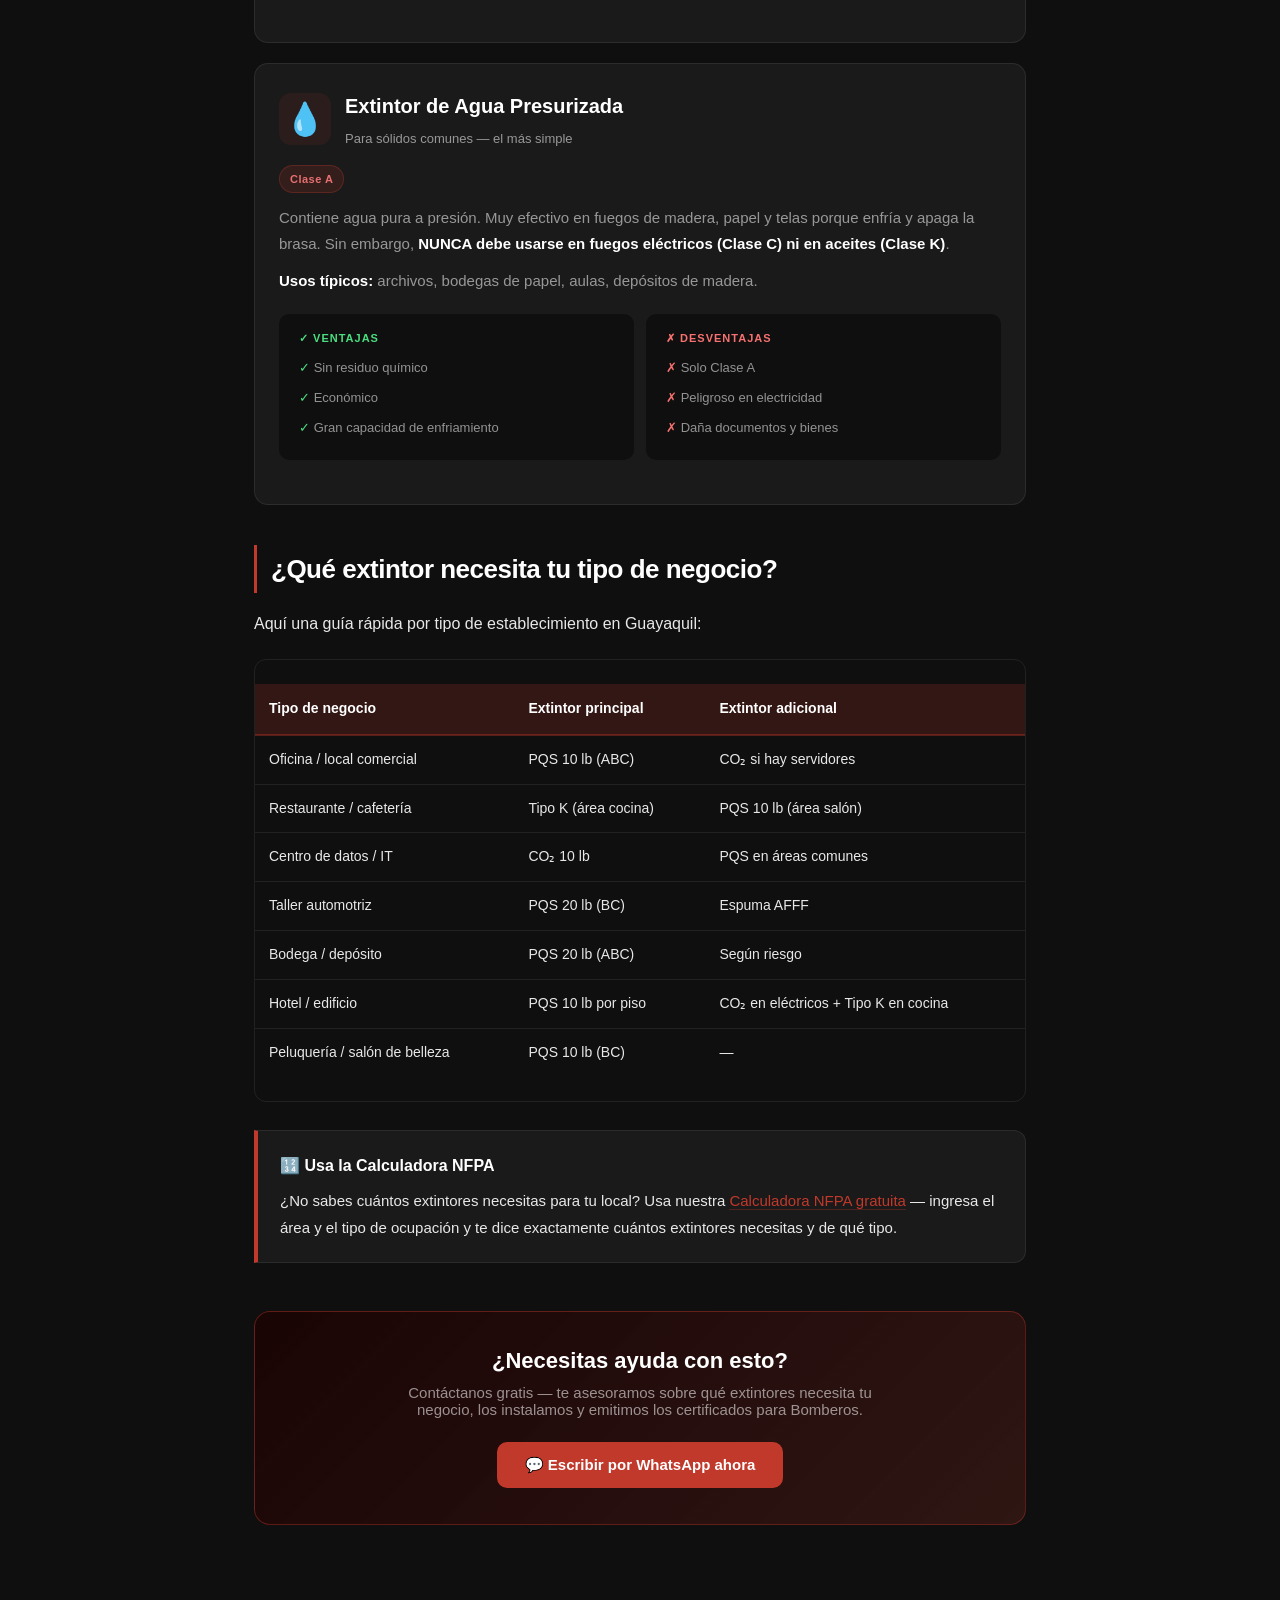
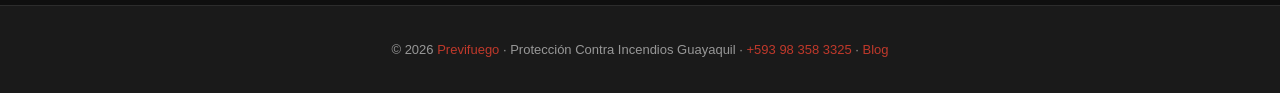
<file: blog/tipos-de-extintores-cual-necesita-tu-negocio.html>
<!DOCTYPE html>
<html lang="es">
<head>
<meta charset="UTF-8">
<meta name="viewport" content="width=device-width,initial-scale=1.0">
<title>Tipos de extintores y cuál necesita tu negocio en Guayaquil | Previfuego</title>
<meta name="description" content="Guía completa de tipos de extintores: PQS, CO₂, Tipo K, espuma y agua. Descubre cuál necesita tu negocio en Guayaquil según la norma NFPA y los Bomberos.">
<meta name="robots" content="index, follow">
<link rel="canonical" href="https://previfuego.com.ec/blog/tipos-de-extintores-cual-necesita-tu-negocio.html">
<meta property="og:title" content="Tipos de extintores y cuál necesita tu negocio en Guayaquil | Previfuego">
<meta property="og:description" content="PQS, CO₂, Tipo K, espuma y agua — aprende las diferencias y cuál extintor necesita tu local, restaurante o bodega en Guayaquil.">
<meta property="og:type" content="article">
<meta property="og:url" content="https://previfuego.com.ec/blog/tipos-de-extintores-cual-necesita-tu-negocio.html">
<meta property="og:image" content="https://previfuego.com.ec/img/logo-previfuego.jpg">
<link rel="icon" href="../img/logo-previfuego.jpg" type="image/jpeg">
<meta name="theme-color" content="#c0392b">
<style>
*{margin:0;padding:0;box-sizing:border-box;}
:root{--r:#c0392b;--r2:#a93226;--dark:#0f0f0f;--dark2:#1a1a1a;--dark3:#222;--border:rgba(255,255,255,.08);--text:#e8e8e8;--muted:rgba(255,255,255,.55);}
html{scroll-behavior:smooth;overflow-x:hidden;}
body{font-family:-apple-system,BlinkMacSystemFont,'Segoe UI',sans-serif;background:var(--dark);color:var(--text);}
a{text-decoration:none;color:inherit;}
img{max-width:100%;display:block;}
nav{background:rgba(15,15,15,.97);border-bottom:1px solid var(--border);position:sticky;top:0;z-index:100;backdrop-filter:blur(12px);}
.nw{max-width:1120px;margin:0 auto;padding:0 24px;height:68px;display:flex;align-items:center;justify-content:space-between;gap:16px;}
.nl{display:flex;align-items:center;gap:12px;}
.nli{width:46px;height:46px;border-radius:10px;overflow:hidden;flex-shrink:0;background:#1a0505;display:flex;align-items:center;justify-content:center;border:1px solid rgba(192,57,43,.3);}
.nli img{width:100%;height:100%;object-fit:contain;padding:3px;}
.nlt{font-size:20px;font-weight:800;color:var(--r);letter-spacing:-0.5px;line-height:1;}
.nls{font-size:11px;color:var(--muted);font-weight:500;margin-top:1px;}
.nm{display:flex;gap:20px;}
.nm a{font-size:13px;font-weight:600;color:var(--text);transition:color .15s;white-space:nowrap;opacity:.85;}
.nm a:hover{color:var(--r);opacity:1;}
.nct{background:var(--r);color:#fff;padding:9px 18px;border-radius:8px;font-size:13px;font-weight:700;transition:all .15s;white-space:nowrap;flex-shrink:0;}
.nct:hover{background:var(--r2);transform:translateY(-1px);}
.hbg{display:none;flex-direction:column;gap:5px;cursor:pointer;padding:8px;border:none;background:none;margin-left:8px;}
.hbg span{display:block;width:22px;height:2px;background:var(--text);border-radius:2px;transition:all .25s;}
.hbg.open span:nth-child(1){transform:translateY(7px) rotate(45deg);}
.hbg.open span:nth-child(2){opacity:0;}
.hbg.open span:nth-child(3){transform:translateY(-7px) rotate(-45deg);}
@media(max-width:900px){.nm{display:none;}.hbg{display:flex;}}
.mob-menu{display:none;position:fixed;inset:0;top:68px;background:var(--dark);z-index:99;padding:24px;flex-direction:column;gap:4px;border-top:1px solid var(--border);overflow-y:auto;}
.mob-menu.open{display:flex;}
.mob-menu a{font-size:16px;font-weight:700;color:var(--text);padding:14px 0;border-bottom:1px solid var(--border);display:flex;align-items:center;justify-content:space-between;}
.mob-menu a::after{content:'→';opacity:.3;font-size:14px;}
.mob-menu a:hover{color:var(--r);}
.mob-menu-cta{margin-top:16px;background:var(--r)!important;color:#fff!important;padding:16px!important;border-radius:12px!important;border:none!important;justify-content:center!important;font-size:16px!important;}
.mob-menu-cta::after{display:none!important;}
.breadcrumb{max-width:820px;margin:0 auto;padding:20px 24px 0;font-size:12px;color:var(--muted);display:flex;align-items:center;gap:6px;flex-wrap:wrap;}
.breadcrumb a{color:var(--muted);transition:color .15s;}
.breadcrumb a:hover{color:var(--r);}
.breadcrumb-sep{opacity:.4;}
.breadcrumb-current{color:var(--text);}
.article-wrap{max-width:820px;margin:0 auto;padding:32px 24px 80px;}
.article-header{margin-bottom:40px;}
.article-tag{display:inline-flex;align-items:center;gap:8px;background:rgba(192,57,43,.15);border:1px solid rgba(192,57,43,.35);color:#e87070;font-size:11px;font-weight:700;padding:5px 14px;border-radius:30px;letter-spacing:1.5px;text-transform:uppercase;margin-bottom:18px;}
.article-header h1{font-size:clamp(26px,4vw,42px);font-weight:800;color:#fff;line-height:1.2;letter-spacing:-1px;margin-bottom:16px;}
.article-meta{display:flex;align-items:center;gap:10px;font-size:12px;color:var(--muted);flex-wrap:wrap;}
.meta-dot{width:3px;height:3px;background:var(--r);border-radius:50%;}
.article-divider{width:52px;height:4px;background:var(--r);border-radius:2px;margin:24px 0;}
.article-body{font-size:16px;line-height:1.85;color:var(--text);}
.article-body p{margin-bottom:20px;}
.article-body h2{font-size:clamp(20px,2.8vw,26px);font-weight:800;color:#fff;margin:40px 0 16px;letter-spacing:-.5px;padding-left:14px;border-left:3px solid var(--r);}
.article-body h3{font-size:18px;font-weight:700;color:#fff;margin:28px 0 12px;}
.article-body ul,
.article-body ol{padding-left:20px;margin-bottom:20px;}
.article-body li{margin-bottom:10px;color:var(--text);}
.article-body strong{color:#fff;font-weight:700;}
.article-body a{color:var(--r);border-bottom:1px solid rgba(192,57,43,.3);transition:border-color .15s;}
.article-body a:hover{border-color:var(--r);}
.info-box{background:var(--dark2);border:1px solid var(--border);border-left:4px solid var(--r);border-radius:0 12px 12px 0;padding:20px 22px;margin:28px 0;font-size:15px;}
.info-box strong{color:#fff;display:block;margin-bottom:6px;font-size:16px;}

/* EXTINTOR CARDS */
.ext-grid{display:grid;grid-template-columns:1fr;gap:20px;margin:28px 0;}
.ext-card{background:var(--dark2);border:1px solid var(--border);border-radius:14px;padding:24px;transition:border-color .2s;}
.ext-card:hover{border-color:rgba(192,57,43,.4);}
.ext-header{display:flex;align-items:center;gap:14px;margin-bottom:14px;}
.ext-icon{font-size:32px;width:52px;height:52px;background:rgba(192,57,43,.1);border-radius:12px;display:flex;align-items:center;justify-content:center;flex-shrink:0;}
.ext-title{font-size:20px;font-weight:800;color:#fff;}
.ext-subtitle{font-size:13px;color:var(--muted);margin-top:2px;}
.ext-clases{display:flex;gap:6px;flex-wrap:wrap;margin-bottom:12px;}
.clase-badge{background:rgba(192,57,43,.15);border:1px solid rgba(192,57,43,.3);color:#e87070;font-size:11px;font-weight:700;padding:3px 10px;border-radius:20px;letter-spacing:.5px;}
.ext-pros-cons{display:grid;grid-template-columns:1fr 1fr;gap:12px;margin-top:14px;}
@media(max-width:500px){.ext-pros-cons{grid-template-columns:1fr;}}
.pros,.cons{background:var(--dark);border-radius:10px;padding:14px;}
.pros-title,.cons-title{font-size:11px;font-weight:700;letter-spacing:1px;text-transform:uppercase;margin-bottom:8px;}
.pros-title{color:#4ade80;}
.cons-title{color:#f87171;}
.pros li,.cons li{font-size:13px;color:var(--muted);margin-bottom:6px;list-style:none;padding-left:0;}
.pros li::before{content:'✓ ';color:#4ade80;}
.cons li::before{content:'✗ ';color:#f87171;}

.resp-table{width:100%;border-collapse:collapse;margin:24px 0;font-size:14px;}
.resp-table th{background:rgba(192,57,43,.2);color:#fff;padding:12px 14px;text-align:left;font-weight:700;border-bottom:2px solid rgba(192,57,43,.4);}
.resp-table td{padding:11px 14px;border-bottom:1px solid var(--border);color:var(--text);}
.resp-table tr:last-child td{border-bottom:none;}
.resp-table tr:hover td{background:rgba(255,255,255,.03);}
.table-wrap{overflow-x:auto;border-radius:12px;border:1px solid var(--border);}
.cta-box{background:linear-gradient(135deg,#1a0505,rgba(192,57,43,.18));border:1px solid rgba(192,57,43,.4);border-radius:16px;padding:36px;margin:48px 0 0;text-align:center;}
.cta-box h3{font-size:22px;font-weight:800;color:#fff;margin-bottom:10px;}
.cta-box p{font-size:15px;color:var(--muted);margin-bottom:24px;max-width:480px;margin-left:auto;margin-right:auto;}
.cta-btn{display:inline-flex;align-items:center;gap:8px;background:var(--r);color:#fff;padding:14px 28px;border-radius:10px;font-size:15px;font-weight:700;transition:all .2s;}
.cta-btn:hover{background:var(--r2);transform:translateY(-2px);}
.wa-btn{position:fixed;bottom:28px;right:28px;z-index:999;background:var(--r);color:#fff;width:58px;height:58px;border-radius:50%;display:flex;align-items:center;justify-content:center;font-size:26px;box-shadow:0 6px 24px rgba(192,57,43,.5);animation:pulse-wa 2.5s infinite;}
@keyframes pulse-wa{0%,100%{box-shadow:0 6px 24px rgba(192,57,43,.5),0 0 0 0 rgba(192,57,43,.4);}50%{box-shadow:0 6px 24px rgba(192,57,43,.5),0 0 0 12px rgba(192,57,43,0);}}
.wa-btn:hover{background:var(--r2);transform:scale(1.08);}
footer{background:var(--dark2);border-top:1px solid var(--border);padding:36px 24px;text-align:center;}
footer p{font-size:13px;color:var(--muted);}
footer a{color:var(--r);}
footer a:hover{text-decoration:underline;}
</style>
<script async src="https://www.googletagmanager.com/gtag/js?id=G-W75MCPXJNH"></script>
<script>
window.dataLayer=window.dataLayer||[];
function gtag(){dataLayer.push(arguments);}
gtag('js',new Date());
gtag('config','G-W75MCPXJNH');
gtag('config','AW-18182629483');
function trackWsp(l){if(typeof gtag==='function')gtag('event','click_whatsapp',{event_category:'contacto',event_label:l||'blog'});}
</script>
</head>
<body>

<!-- NAV -->
<nav role="navigation" aria-label="Menú principal">
  <div class="nw">
    <a class="nl" href="https://previfuego.com.ec/">
      <div class="nli"><img src="../img/logo-previfuego.webp" alt="Previfuego logo" onerror="this.style.display='none'"></div>
      <div><div class="nlt">PREVIFUEGO</div><div class="nls">Protección Contra Incendios · Guayaquil</div></div>
    </a>
    <div class="nm">
      <a href="https://previfuego.com.ec/#servicios">Servicios</a>
      <a href="https://previfuego.com.ec/#galeria">Galería</a>
      <a href="https://previfuego.com.ec/#calculadora">Calculadoras</a>
      <a href="https://previfuego.com.ec/#contacto">Contacto</a>
      <a href="/blog/" style="color:var(--r);opacity:1;">Blog</a>
    </div>
    <a class="nct" href="https://wa.me/593983583325?text=Hola,%20necesito%20información%20sobre%20protección%20contra%20incendios" target="_blank" rel="noopener noreferrer" onclick="trackWsp('blog')">💬 Cotización gratis</a>
    <button class="hbg" id="hbg" aria-label="Abrir menú" onclick="document.getElementById('hbg').classList.toggle('open');document.getElementById('mobMenu').classList.toggle('open');">
      <span></span><span></span><span></span>
    </button>
  </div>
</nav>
<div class="mob-menu" id="mobMenu">
  <a href="https://previfuego.com.ec/#servicios">🧯 Servicios</a>
  <a href="https://previfuego.com.ec/#galeria">📸 Galería</a>
  <a href="https://previfuego.com.ec/#calculadora">🔢 Calculadoras</a>
  <a href="https://previfuego.com.ec/#contacto">📍 Contacto</a>
  <a href="/blog/">📝 Blog</a>
  <a class="mob-menu-cta" href="https://wa.me/593983583325?text=Hola,%20necesito%20información%20sobre%20protección%20contra%20incendios" target="_blank" rel="noopener noreferrer" onclick="trackWsp('blog')">💬 Cotización gratis por WhatsApp</a>
</div>

<!-- BREADCRUMB -->
<nav aria-label="Breadcrumb">
  <div class="breadcrumb">
    <a href="https://previfuego.com.ec/">Inicio</a>
    <span class="breadcrumb-sep">›</span>
    <a href="/blog/">Blog</a>
    <span class="breadcrumb-sep">›</span>
    <span class="breadcrumb-current">Tipos de extintores y cuál necesita tu negocio</span>
  </div>
</nav>

<!-- ARTICLE -->
<div class="article-wrap">
  <header class="article-header">
    <div class="article-tag">🔥 Extintores · Guía</div>
    <h1>Tipos de extintores y cuál necesita tu negocio en Guayaquil</h1>
    <div class="article-meta">
      <span>Mayo 2026</span>
      <span class="meta-dot"></span>
      <span>⏱ 6 min de lectura</span>
      <span class="meta-dot"></span>
      <span>Por Previfuego</span>
    </div>
    <div class="article-divider"></div>
  </header>

  <div class="article-body">

    <p>Elegir el extintor equivocado puede ser tan peligroso como no tener ninguno. Usar agua sobre un fuego eléctrico, o polvo PQS en una freidora industrial, puede empeorar dramáticamente la situación. En Ecuador, el Cuerpo de Bomberos de Guayaquil exige que cada establecimiento tenga el <strong>tipo de extintor correcto</strong> para los riesgos presentes. Esta guía te explica cada tipo, para qué sirve y cuál necesita tu negocio.</p>

    <h2>Las clases de fuego: la base para elegir tu extintor</h2>
    <p>Antes de hablar de extintores, necesitas entender las clases de fuego, porque cada extintor combate clases específicas:</p>
    <ul>
      <li><strong>Clase A</strong> — Sólidos comunes: madera, papel, cartón, telas, plásticos.</li>
      <li><strong>Clase B</strong> — Líquidos inflamables: gasolina, aceite, pinturas, solventes.</li>
      <li><strong>Clase C</strong> — Equipos eléctricos energizados: tableros, servidores, motores.</li>
      <li><strong>Clase D</strong> — Metales combustibles: magnesio, titanio (industria especializada).</li>
      <li><strong>Clase K</strong> — Grasas y aceites de cocina (sector alimenticio y restaurantes).</li>
    </ul>

    <div class="info-box">
      <strong>💡 Regla de oro</strong>
      Un extintor puede ser efectivo para varias clases de fuego, pero NUNCA uses un extintor para una clase para la que no está diseñado. Siempre mira el pictograma en la etiqueta antes de actuar.
    </div>

    <h2>Los 5 tipos de extintores más comunes en Ecuador</h2>

    <div class="ext-grid">

      <!-- PQS -->
      <div class="ext-card">
        <div class="ext-header">
          <div class="ext-icon">🧯</div>
          <div>
            <div class="ext-title">Extintor PQS</div>
            <div class="ext-subtitle">Polvo Químico Seco — el más común</div>
          </div>
        </div>
        <div class="ext-clases">
          <span class="clase-badge">Clase A</span>
          <span class="clase-badge">Clase B</span>
          <span class="clase-badge">Clase C</span>
        </div>
        <p style="font-size:15px;color:var(--muted);line-height:1.7;margin-bottom:12px;">El extintor PQS contiene polvo de fosfato monoamónico o bicarbonato de sodio. Es el más versátil: combate fuegos de sólidos, líquidos inflamables y equipos eléctricos. Es el estándar para oficinas, locales comerciales, bodegas y vehículos. Viene en tamaños desde 2,5 lb hasta 30 lb.</p>
        <p style="font-size:15px;color:var(--muted);line-height:1.7;"><strong style="color:#fff;">Usos típicos en Guayaquil:</strong> tiendas, oficinas, talleres, estacionamientos, aulas, farmacias, supermercados.</p>
        <div class="ext-pros-cons">
          <ul class="pros">
            <div class="pros-title">✓ Ventajas</div>
            <li>Versátil (A, B, C)</li>
            <li>Económico</li>
            <li>Alta capacidad</li>
            <li>Fácil de usar</li>
          </ul>
          <ul class="cons">
            <div class="cons-title">✗ Desventajas</div>
            <li>Deja residuo de polvo</li>
            <li>Daña equipos electrónicos</li>
            <li>No apto para Clase K</li>
            <li>Polvo puede irritar</li>
          </ul>
        </div>
      </div>

      <!-- CO2 -->
      <div class="ext-card">
        <div class="ext-header">
          <div class="ext-icon">❄️</div>
          <div>
            <div class="ext-title">Extintor de CO₂</div>
            <div class="ext-subtitle">Dióxido de Carbono — sin residuo</div>
          </div>
        </div>
        <div class="ext-clases">
          <span class="clase-badge">Clase B</span>
          <span class="clase-badge">Clase C</span>
        </div>
        <p style="font-size:15px;color:var(--muted);line-height:1.7;margin-bottom:12px;">El CO₂ actúa desplazando el oxígeno y enfriando el fuego. Su mayor ventaja es que <strong style="color:#fff;">no deja residuo</strong>, lo que lo hace ideal para equipos electrónicos, servidores, laboratorios y archivos. Se distingue por su boquilla en forma de corneta.</p>
        <p style="font-size:15px;color:var(--muted);line-height:1.7;"><strong style="color:#fff;">Usos típicos:</strong> centros de datos, laboratorios, bancos, hospitales, salas de equipos electrónicos.</p>
        <div class="ext-pros-cons">
          <ul class="pros">
            <div class="pros-title">✓ Ventajas</div>
            <li>Sin residuo</li>
            <li>Ideal para electrónica</li>
            <li>No conductivo</li>
            <li>Limpio y seguro</li>
          </ul>
          <ul class="cons">
            <div class="cons-title">✗ Desventajas</div>
            <li>No sirve para Clase A</li>
            <li>Más costoso</li>
            <li>El gas se dispersa</li>
            <li>Peligroso en espacios cerrados</li>
          </ul>
        </div>
      </div>

      <!-- TIPO K -->
      <div class="ext-card">
        <div class="ext-header">
          <div class="ext-icon">🍳</div>
          <div>
            <div class="ext-title">Extintor Tipo K</div>
            <div class="ext-subtitle">Para cocinas industriales — obligatorio en restaurantes</div>
          </div>
        </div>
        <div class="ext-clases">
          <span class="clase-badge">Clase K</span>
        </div>
        <p style="font-size:15px;color:var(--muted);line-height:1.7;margin-bottom:12px;">El Tipo K usa <strong style="color:#fff;">acetato de potasio</strong> en forma líquida nebulizada. Cuando impacta el aceite o grasa en combustión, produce una reacción química de saponificación que sella la superficie y previene la re-ignición. Es el único extintor certificado para fuegos de aceite vegetal, mantequilla y grasas animales a altas temperaturas.</p>
        <p style="font-size:15px;color:var(--muted);line-height:1.7;"><strong style="color:#fff;">El Cuerpo de Bomberos de Guayaquil exige al menos un extintor Tipo K</strong> en toda cocina con freidora industrial, plantcha o quemadores de alta potencia.</p>
        <div class="ext-pros-cons">
          <ul class="pros">
            <div class="pros-title">✓ Ventajas</div>
            <li>Único efectivo en Clase K</li>
            <li>Previene re-ignición</li>
            <li>Diseñado para cocinas</li>
            <li>Aprobado por Bomberos</li>
          </ul>
          <ul class="cons">
            <div class="cons-title">✗ Desventajas</div>
            <li>Solo para Clase K</li>
            <li>Recarga más costosa</li>
            <li>Agentes no intercambiables</li>
            <li>Requiere capacitación</li>
          </ul>
        </div>
      </div>

      <!-- FOAM / ESPUMA -->
      <div class="ext-card">
        <div class="ext-header">
          <div class="ext-icon">🫧</div>
          <div>
            <div class="ext-title">Extintor de Espuma (AFFF)</div>
            <div class="ext-subtitle">Para líquidos inflamables a gran escala</div>
          </div>
        </div>
        <div class="ext-clases">
          <span class="clase-badge">Clase A</span>
          <span class="clase-badge">Clase B</span>
        </div>
        <p style="font-size:15px;color:var(--muted);line-height:1.7;margin-bottom:12px;">La espuma AFFF (Aqueous Film-Forming Foam) crea una película acuosa que sella la superficie del líquido inflamable, impidiendo que los vapores lleguen al fuego. Es muy efectivo en derrames de combustibles, aunque menos común en locales pequeños.</p>
        <p style="font-size:15px;color:var(--muted);line-height:1.7;"><strong style="color:#fff;">Usos típicos:</strong> estaciones de servicio, plantas industriales, bodegas de combustibles, talleres automotrices grandes.</p>
        <div class="ext-pros-cons">
          <ul class="pros">
            <div class="pros-title">✓ Ventajas</div>
            <li>Excelente en Clase B</li>
            <li>Previene re-ignición</li>
            <li>Cubre grandes superficies</li>
          </ul>
          <ul class="cons">
            <div class="cons-title">✗ Desventajas</div>
            <li>No apto para electricidad</li>
            <li>Daña materiales</li>
            <li>Menos común en Ecuador</li>
          </ul>
        </div>
      </div>

      <!-- AGUA -->
      <div class="ext-card">
        <div class="ext-header">
          <div class="ext-icon">💧</div>
          <div>
            <div class="ext-title">Extintor de Agua Presurizada</div>
            <div class="ext-subtitle">Para sólidos comunes — el más simple</div>
          </div>
        </div>
        <div class="ext-clases">
          <span class="clase-badge">Clase A</span>
        </div>
        <p style="font-size:15px;color:var(--muted);line-height:1.7;margin-bottom:12px;">Contiene agua pura a presión. Muy efectivo en fuegos de madera, papel y telas porque enfría y apaga la brasa. Sin embargo, <strong style="color:#fff;">NUNCA debe usarse en fuegos eléctricos (Clase C) ni en aceites (Clase K)</strong>.</p>
        <p style="font-size:15px;color:var(--muted);line-height:1.7;"><strong style="color:#fff;">Usos típicos:</strong> archivos, bodegas de papel, aulas, depósitos de madera.</p>
        <div class="ext-pros-cons">
          <ul class="pros">
            <div class="pros-title">✓ Ventajas</div>
            <li>Sin residuo químico</li>
            <li>Económico</li>
            <li>Gran capacidad de enfriamiento</li>
          </ul>
          <ul class="cons">
            <div class="cons-title">✗ Desventajas</div>
            <li>Solo Clase A</li>
            <li>Peligroso en electricidad</li>
            <li>Daña documentos y bienes</li>
          </ul>
        </div>
      </div>

    </div>

    <h2>¿Qué extintor necesita tu tipo de negocio?</h2>
    <p>Aquí una guía rápida por tipo de establecimiento en Guayaquil:</p>

    <div class="table-wrap">
      <table class="resp-table">
        <thead>
          <tr>
            <th>Tipo de negocio</th>
            <th>Extintor principal</th>
            <th>Extintor adicional</th>
          </tr>
        </thead>
        <tbody>
          <tr><td>Oficina / local comercial</td><td>PQS 10 lb (ABC)</td><td>CO₂ si hay servidores</td></tr>
          <tr><td>Restaurante / cafetería</td><td>Tipo K (área cocina)</td><td>PQS 10 lb (área salón)</td></tr>
          <tr><td>Centro de datos / IT</td><td>CO₂ 10 lb</td><td>PQS en áreas comunes</td></tr>
          <tr><td>Taller automotriz</td><td>PQS 20 lb (BC)</td><td>Espuma AFFF</td></tr>
          <tr><td>Bodega / depósito</td><td>PQS 20 lb (ABC)</td><td>Según riesgo</td></tr>
          <tr><td>Hotel / edificio</td><td>PQS 10 lb por piso</td><td>CO₂ en eléctricos + Tipo K en cocina</td></tr>
          <tr><td>Peluquería / salón de belleza</td><td>PQS 10 lb (BC)</td><td>—</td></tr>
        </tbody>
      </table>
    </div>

    <div class="info-box">
      <strong>🔢 Usa la Calculadora NFPA</strong>
      ¿No sabes cuántos extintores necesitas para tu local? Usa nuestra <a href="https://previfuego.com.ec/#calculadora">Calculadora NFPA gratuita</a> — ingresa el área y el tipo de ocupación y te dice exactamente cuántos extintores necesitas y de qué tipo.
    </div>

  </div>

  <!-- CTA BOX -->
  <div class="cta-box">
    <h3>¿Necesitas ayuda con esto?</h3>
    <p>Contáctanos gratis — te asesoramos sobre qué extintores necesita tu negocio, los instalamos y emitimos los certificados para Bomberos.</p>
    <a class="cta-btn" href="https://wa.me/593983583325?text=Hola,%20necesito%20asesoría%20sobre%20qué%20extintores%20necesita%20mi%20negocio" target="_blank" rel="noopener noreferrer" onclick="trackWsp('blog')">💬 Escribir por WhatsApp ahora</a>
  </div>
</div>

<!-- WA STICKY -->
<a class="wa-btn" href="https://wa.me/593983583325?text=Hola,%20necesito%20información%20sobre%20protección%20contra%20incendios" target="_blank" rel="noopener noreferrer" aria-label="Contactar por WhatsApp" onclick="trackWsp('blog')">💬</a>

<!-- FOOTER -->
<footer>
  <p>© 2026 <a href="https://previfuego.com.ec/">Previfuego</a> · Protección Contra Incendios Guayaquil · <a href="https://wa.me/593983583325" onclick="trackWsp('blog')">+593 98 358 3325</a> · <a href="/blog/">Blog</a></p>
</footer>

<script type="application/ld+json">
{
  "@context": "https://schema.org",
  "@graph": [
    {
      "@type": "Article",
      "headline": "Tipos de extintores y cuál necesita tu negocio en Guayaquil",
      "description": "Guía completa de tipos de extintores: PQS, CO₂, Tipo K, espuma y agua. Descubre cuál necesita tu negocio en Guayaquil.",
      "url": "https://previfuego.com.ec/blog/tipos-de-extintores-cual-necesita-tu-negocio.html",
      "datePublished": "2026-05-15",
      "dateModified": "2026-06-17",
      "author": {"@type": "Organization", "name": "Previfuego"},
      "publisher": {
        "@type": "Organization",
        "name": "Previfuego",
        "logo": {"@type": "ImageObject", "url": "https://previfuego.com.ec/img/logo-previfuego.jpg"}
      },
      "mainEntityOfPage": {"@type": "WebPage", "@id": "https://previfuego.com.ec/blog/tipos-de-extintores-cual-necesita-tu-negocio.html"}
    },
    {
      "@type": "LocalBusiness",
      "name": "Previfuego",
      "url": "https://previfuego.com.ec",
      "telephone": "+593-98-358-3325",
      "address": {
        "@type": "PostalAddress",
        "streetAddress": "Portete de Tarqui y Joaquín Orrantia",
        "addressLocality": "Guayaquil",
        "addressRegion": "Guayas",
        "addressCountry": "EC"
      }
    }
  ]
}
</script>
</body>
</html>
</file>
